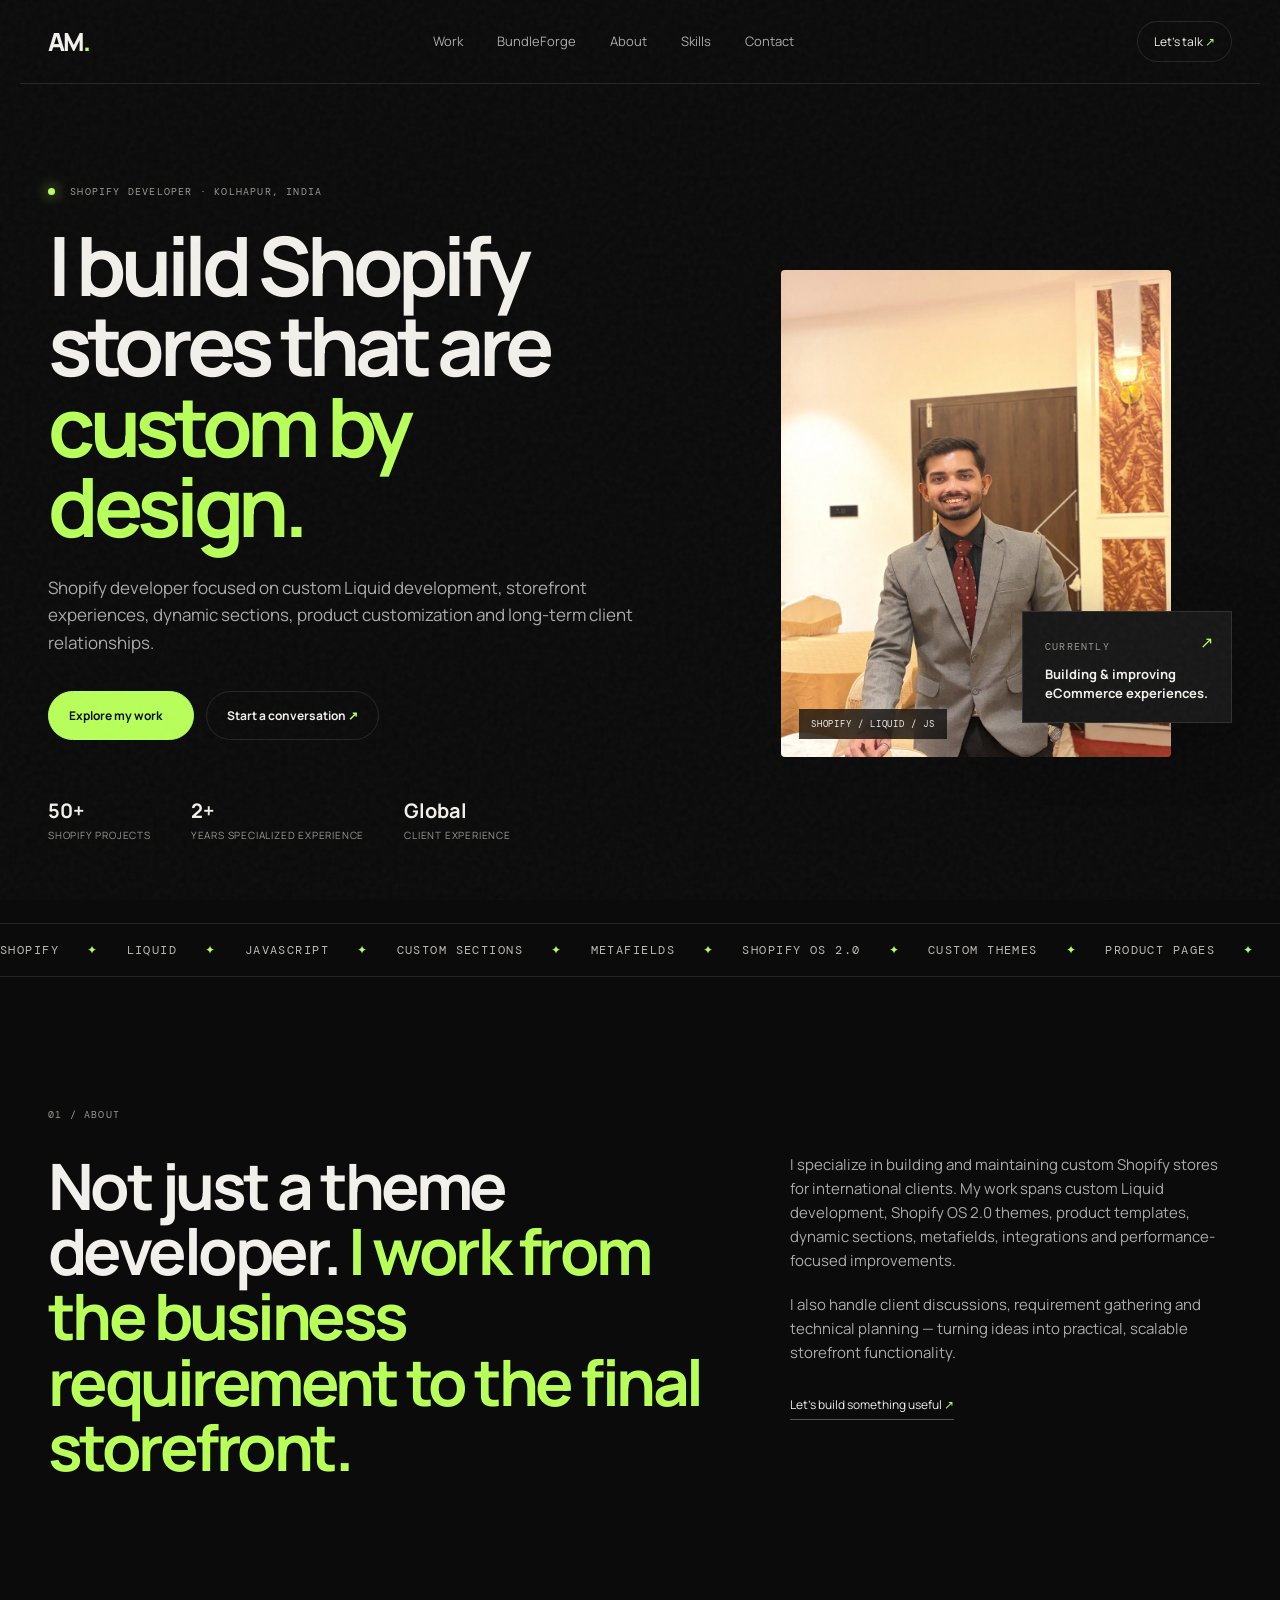
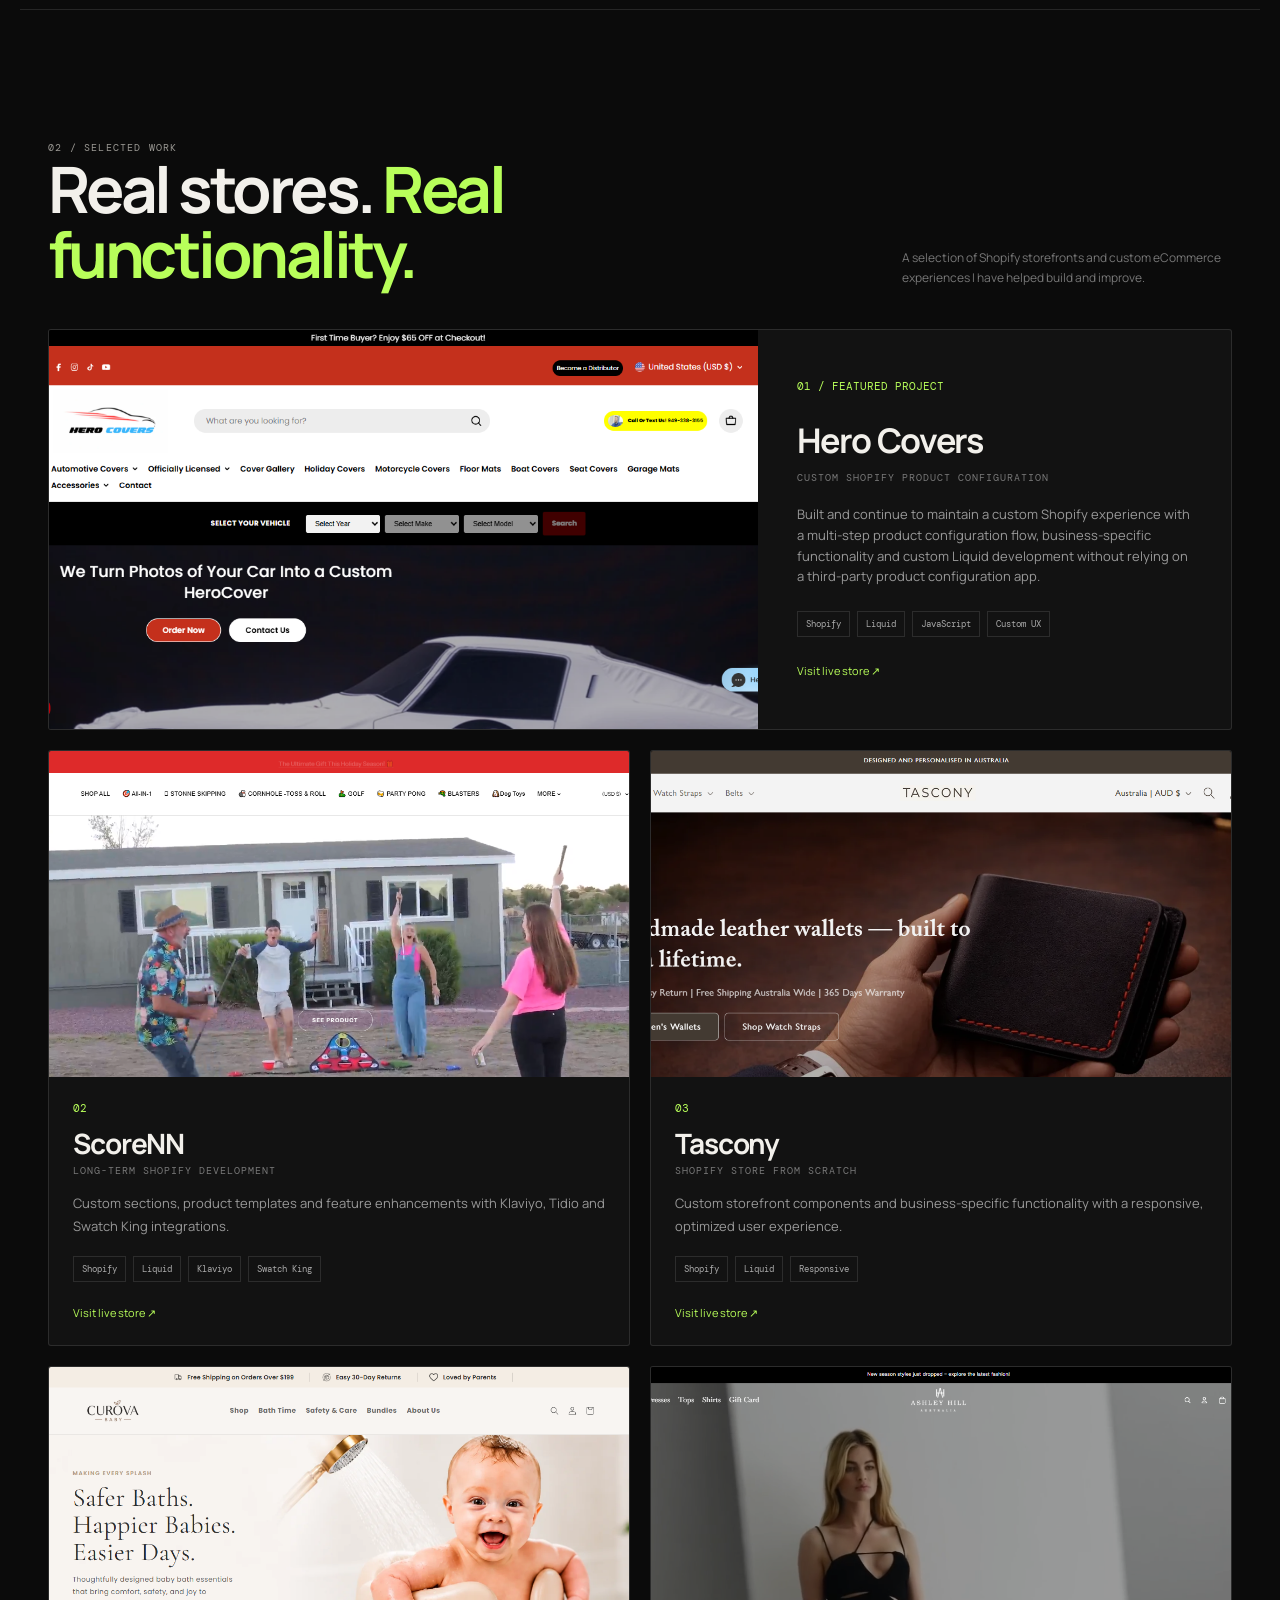
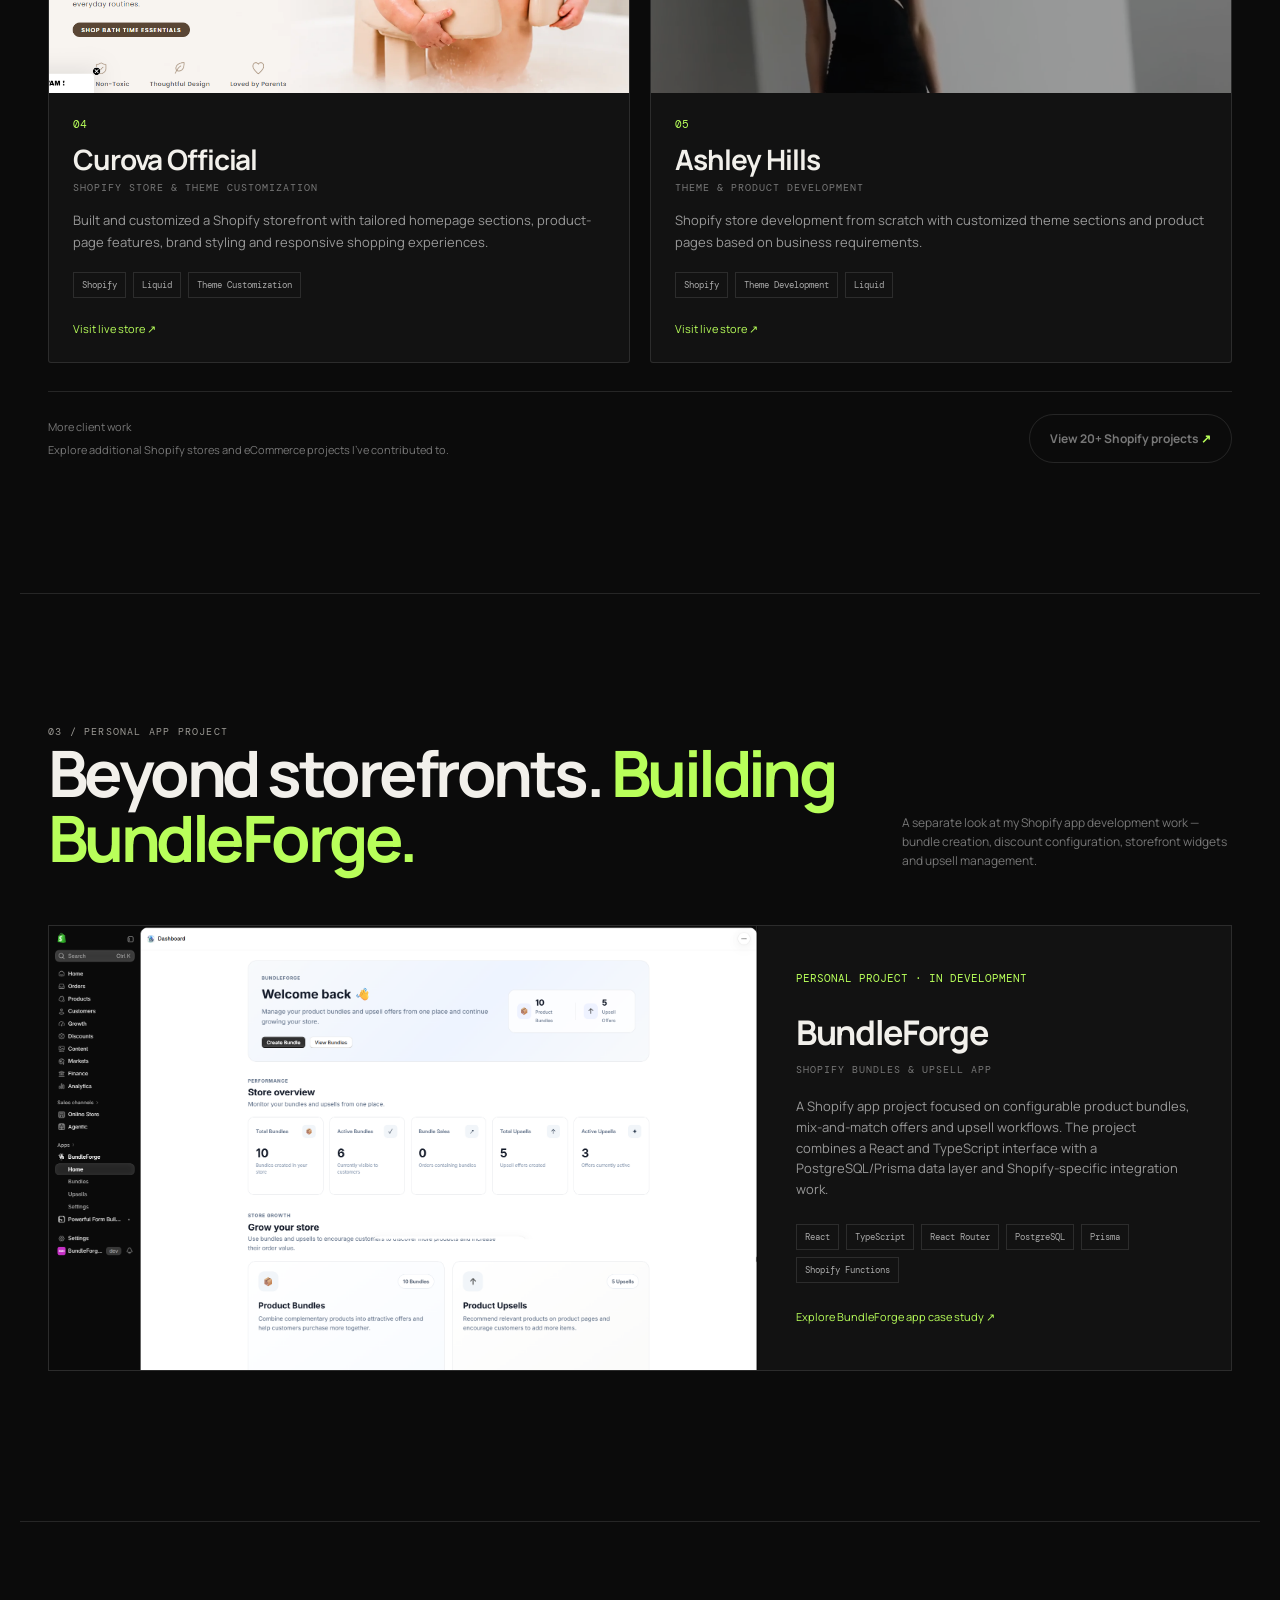
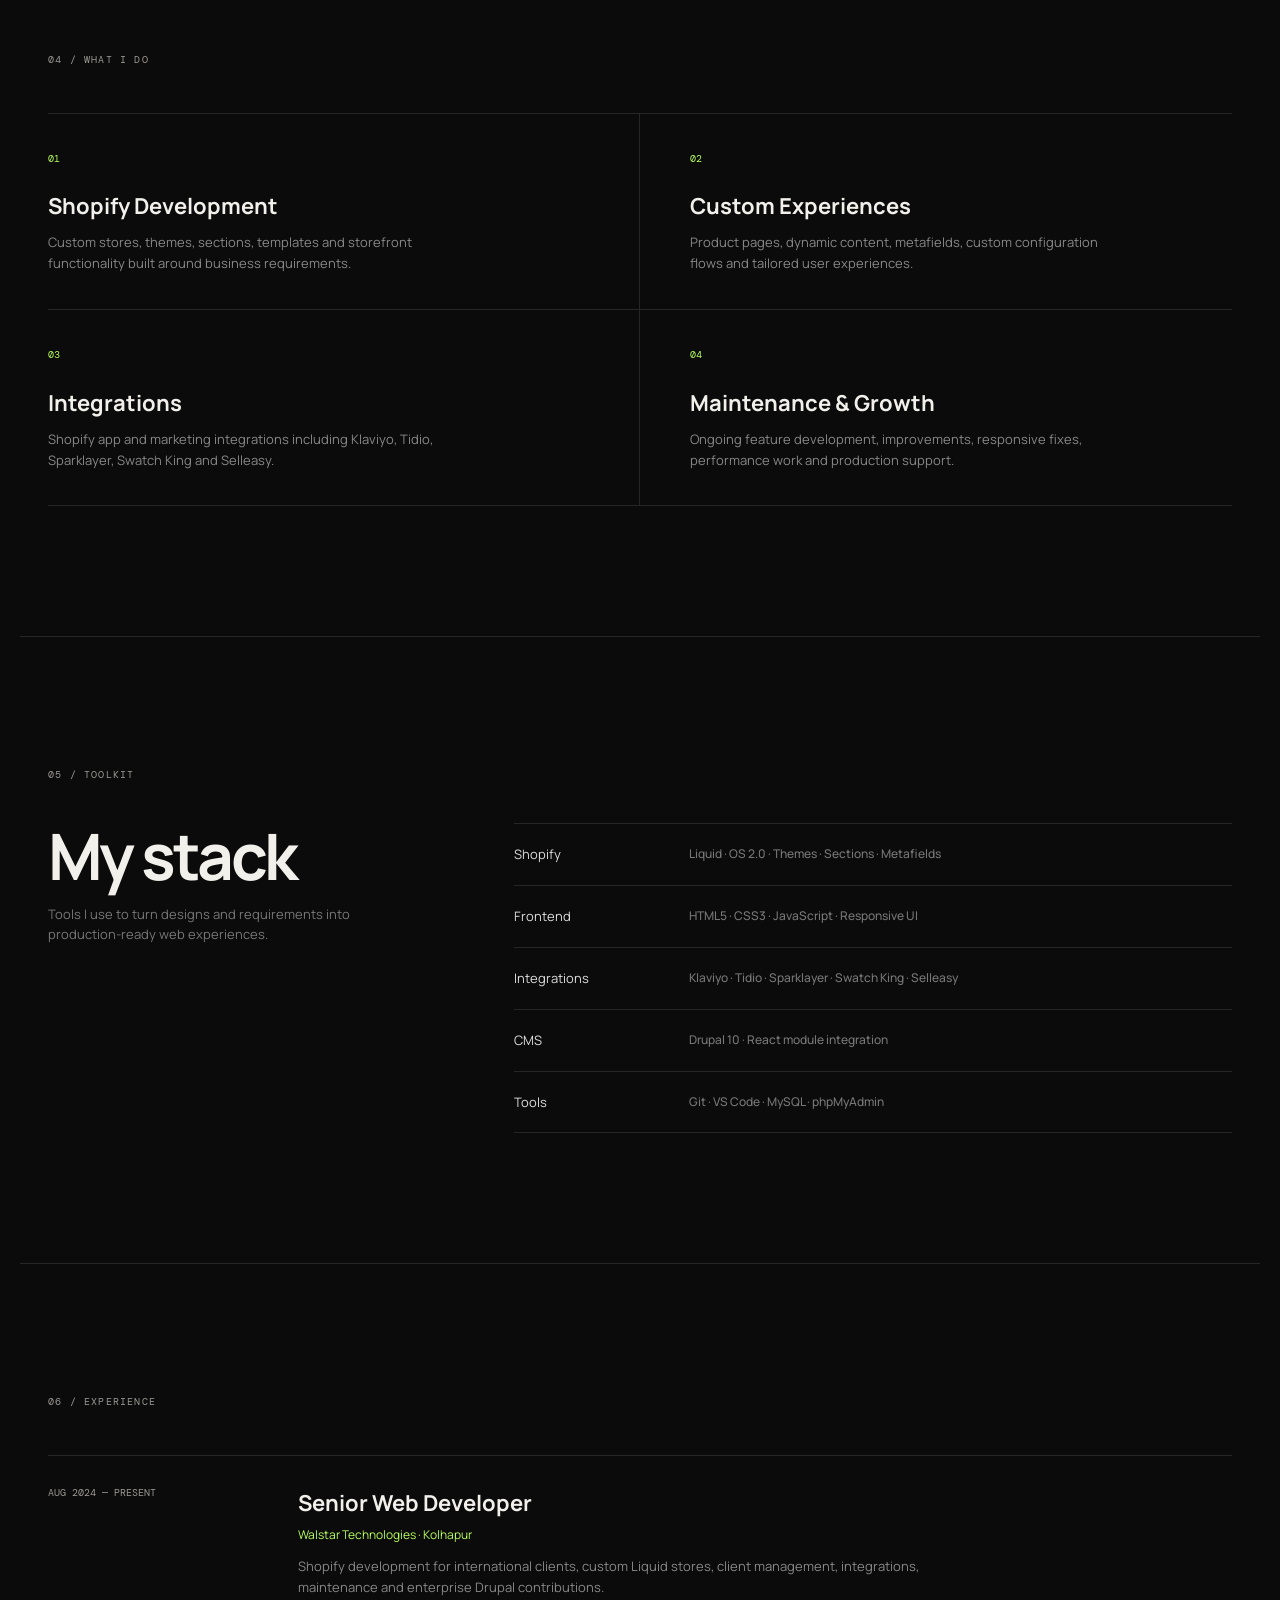
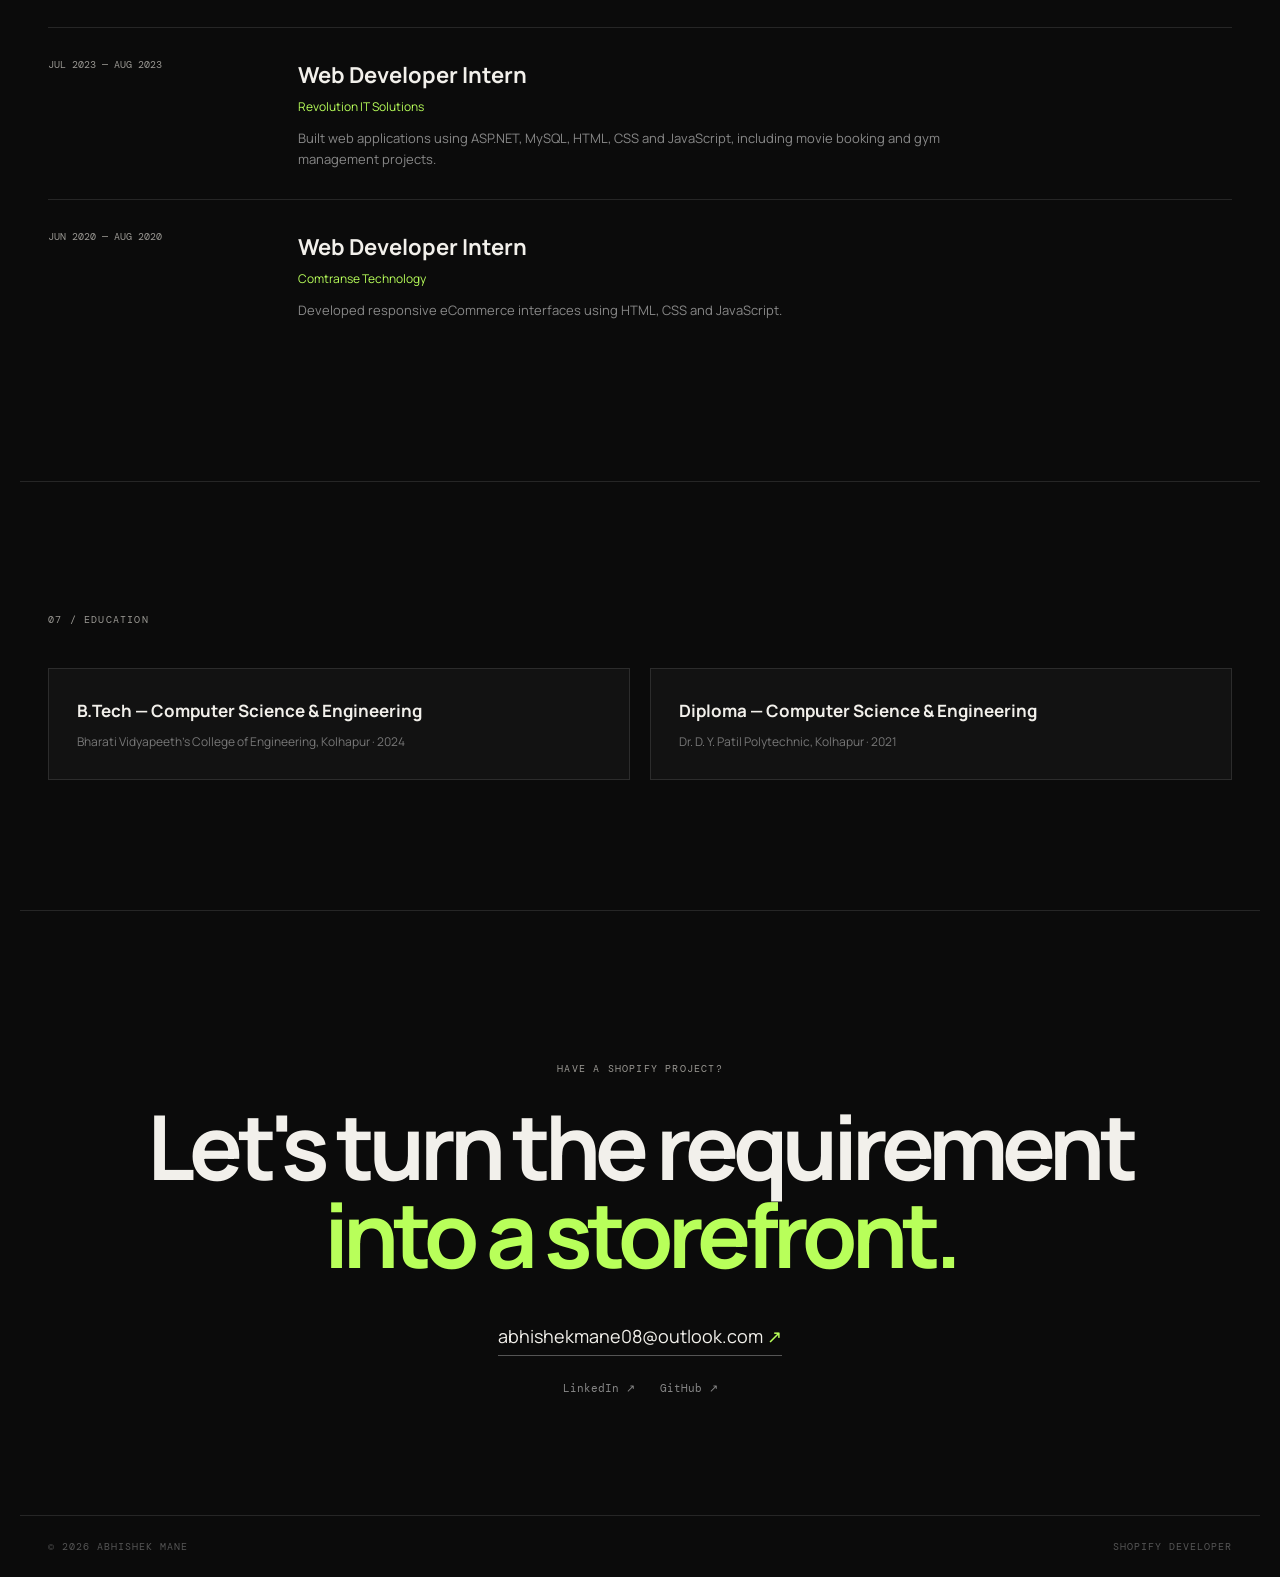
<file: index.html>
<!DOCTYPE html>
<html lang="en">
<head>
  <meta charset="UTF-8" />
  <meta name="viewport" content="width=device-width, initial-scale=1.0" />
  <meta name="description" content="Abhishek Mane — Shopify Developer building custom Shopify stores, themes, sections and eCommerce experiences." />
  <title>Abhishek Mane — Shopify Developer</title>
  <link rel="preconnect" href="https://fonts.googleapis.com">
  <link rel="preconnect" href="https://fonts.gstatic.com" crossorigin>
  <link href="https://fonts.googleapis.com/css2?family=DM+Mono:wght@400;500&family=Manrope:wght@400;500;600;700;800&display=swap" rel="stylesheet">
  <link rel="stylesheet" href="styles.css" />
</head>
<body>
  <div class="noise"></div>

  <header class="site-header">
    <a class="brand" href="#top">AM<span>.</span></a>
    <nav class="nav">
      <a href="#work">Work</a>
      <a href="bundleforge.html">BundleForge</a>
      <a href="#about">About</a>
      <a href="#skills">Skills</a>
      <a href="#contact">Contact</a>
    </nav>
    <a class="header-cta" href="mailto:abhishekmane08@outlook.com" target="_blank">Let's talk <span>↗</span></a>
  </header>

  <main id="top">
    <section class="hero">
      <div class="hero-copy">
        <p class="eyebrow"><span class="status-dot"></span> Shopify Developer · Kolhapur, India</p>
        <h1>I build Shopify stores that are <em>custom by design.</em></h1>
        <p class="hero-text">
          Shopify developer focused on custom Liquid development, storefront experiences,
          dynamic sections, product customization and long-term client relationships.
        </p>
        <div class="hero-actions">
          <a class="btn btn-primary" href="#work">Explore my work <span>↓</span></a>
          <a class="btn btn-ghost" href="mailto:abhishekmane08@outlook.com">Start a conversation <span>↗</span></a>
        </div>
        <div class="hero-meta">
          <div><strong>50+</strong><span>Shopify projects</span></div>
          <div><strong>2+</strong><span>years specialized experience</span></div>
          <div><strong>Global</strong><span>client experience</span></div>
        </div>
      </div>

      <div class="hero-visual">
        <div class="portrait-frame">
          <img src="assets/images/profile.jpg" alt="Abhishek Mane" />
          <div class="portrait-tag">SHOPIFY / LIQUID / JS</div>
        </div>
        <div class="floating-card">
          <span class="mini-label">Currently</span>
          <strong>Building & improving<br>eCommerce experiences.</strong>
          <span class="arrow">↗</span>
        </div>
      </div>
    </section>

    <section class="marquee" aria-label="Skills">
      <div class="marquee-track">
        <span>SHOPIFY</span><i>✦</i>
        <span>LIQUID</span><i>✦</i>
        <span>JAVASCRIPT</span><i>✦</i>  
        <span>CUSTOM SECTIONS</span><i>✦</i>
        <span>METAFIELDS</span><i>✦</i>
        <span>SHOPIFY OS 2.0</span><i>✦</i>
        <span>CUSTOM THEMES</span><i>✦</i>
        <span>PRODUCT PAGES</span><i>✦</i>
        <span>DYNAMIC CONTENT</span><i>✦</i>
        <span>ECOMMERCE</span><i>✦</i>
        <span>APP INTEGRATIONS</span><i>✦</i>
        <span>KLAVIYO</span><i>✦</i>
        <span>TIDIO</span><i>✦</i>
        <span>SWATCH KING</span><i>✦</i>
        <span>SPARKLAYER</span><i>✦</i>
        <span>SELLEASY</span><i>✦</i>
        <span>RESPONSIVE DEVELOPMENT</span><i>✦</i>
        <span>PERFORMANCE OPTIMIZATION</span><i>✦</i>
        <span>CUSTOM FUNCTIONALITY</span><i>✦</i>
        <span>CLIENT COLLABORATION</span><i>✦</i>
        <span>REACT</span><i>✦</i>
        <span>HTML & CSS</span><i>✦</i>
        <span>GIT</span><i>✦</i>
        <span>SHOPIFY</span><i>✦</i>
        <span>LIQUID</span><i>✦</i>
        <span>JAVASCRIPT</span><i>✦</i>  
        <span>CUSTOM SECTIONS</span><i>✦</i>
        <span>METAFIELDS</span><i>✦</i>
        <span>SHOPIFY OS 2.0</span><i>✦</i>
        <span>CUSTOM THEMES</span><i>✦</i>
        <span>PRODUCT PAGES</span><i>✦</i>
        <span>DYNAMIC CONTENT</span><i>✦</i>
        <span>ECOMMERCE</span><i>✦</i>
        <span>APP INTEGRATIONS</span><i>✦</i>
        <span>KLAVIYO</span><i>✦</i>
        <span>TIDIO</span><i>✦</i>
        <span>SWATCH KING</span><i>✦</i>
        <span>SPARKLAYER</span><i>✦</i>
        <span>SELLEASY</span><i>✦</i>
        <span>RESPONSIVE DEVELOPMENT</span><i>✦</i>
        <span>PERFORMANCE OPTIMIZATION</span><i>✦</i>
        <span>CUSTOM FUNCTIONALITY</span><i>✦</i>
        <span>CLIENT COLLABORATION</span><i>✦</i>
        <span>REACT</span><i>✦</i>
        <span>HTML & CSS</span><i>✦</i>
        <span>GIT</span><i>✦</i>
        <span>SHOPIFY</span><i>✦</i>
        <span>LIQUID</span><i>✦</i>
        <span>JAVASCRIPT</span><i>✦</i>  
        <span>CUSTOM SECTIONS</span><i>✦</i>
        <span>METAFIELDS</span><i>✦</i>
        <span>SHOPIFY OS 2.0</span><i>✦</i>
        <span>CUSTOM THEMES</span><i>✦</i>
        <span>PRODUCT PAGES</span><i>✦</i>
        <span>DYNAMIC CONTENT</span><i>✦</i>
        <span>ECOMMERCE</span><i>✦</i>
        <span>APP INTEGRATIONS</span><i>✦</i>
        <span>KLAVIYO</span><i>✦</i>
        <span>TIDIO</span><i>✦</i>
        <span>SWATCH KING</span><i>✦</i>
        <span>SPARKLAYER</span><i>✦</i>
        <span>SELLEASY</span><i>✦</i>
        <span>RESPONSIVE DEVELOPMENT</span><i>✦</i>
        <span>PERFORMANCE OPTIMIZATION</span><i>✦</i>
        <span>CUSTOM FUNCTIONALITY</span><i>✦</i>
        <span>CLIENT COLLABORATION</span><i>✦</i>
        <span>REACT</span><i>✦</i>
        <span>HTML & CSS</span><i>✦</i>
        <span>GIT</span><i>✦</i>
      </div>
    </section>

    <section class="section intro" id="about">
      <div class="section-kicker">01 / About</div>
      <div class="intro-grid">
        <h2>Not just a theme developer. <span>I work from the business requirement to the final storefront.</span></h2>
        <div class="intro-copy">
          <p>
            I specialize in building and maintaining custom Shopify stores for international clients.
            My work spans custom Liquid development, Shopify OS 2.0 themes, product templates,
            dynamic sections, metafields, integrations and performance-focused improvements.
          </p>
          <p>
            I also handle client discussions, requirement gathering and technical planning — turning
            ideas into practical, scalable storefront functionality.
          </p>
          <a class="text-link" href="#contact">Let's build something useful <span>↗</span></a>
        </div>
      </div>
    </section>

    <section class="section work-section" id="work">
      <div class="section-heading">
        <div>
          <div class="section-kicker">02 / Selected work</div>
          <h2>Real stores. <span>Real functionality.</span></h2>
        </div>
        <p>A selection of Shopify storefronts and custom eCommerce experiences I have helped build and improve.</p>
      </div>

      <!-- Featured project: full-width editorial card -->
      <article class="project project-featured">
        <a class="project-media project-preview" href="https://www.herocovers.com/" target="_blank" rel="noopener" aria-label="Visit Hero Covers">
          <img src="assets/images/hero-covers-desktop.png" alt="Hero Covers website homepage screenshot">
        </a>
        <div class="project-info">
          <div class="project-number">01 / FEATURED PROJECT</div>
          <h3>Hero Covers</h3>
          <p class="project-type">Custom Shopify Product Configuration</p>
          <p>Built and continue to maintain a custom Shopify experience with a multi-step product configuration flow, business-specific functionality and custom Liquid development without relying on a third-party product configuration app.</p>
          <div class="chips"><span>Shopify</span><span>Liquid</span><span>JavaScript</span><span>Custom UX</span></div>
          <a class="project-link" href="https://www.herocovers.com/" target="_blank" rel="noopener">Visit live store ↗</a>
        </div>
      </article>

      <!-- Supporting projects: every card has one media region and one content region -->
      <div class="project-grid">
        <article class="project project-card">
          <a class="project-media project-preview" href="https://scorenn.com/" target="_blank" rel="noopener" aria-label="Visit ScoreNN">
            <img src="assets/images/scorenn-desktop.png" alt="ScoreNN website homepage screenshot">
          </a>
          <div class="project-info">
            <div class="project-number">02</div>
            <h3>ScoreNN</h3>
            <p class="project-type">Long-term Shopify Development</p>
            <p>Custom sections, product templates and feature enhancements with Klaviyo, Tidio and Swatch King integrations.</p>
            <div class="chips"><span>Shopify</span><span>Liquid</span><span>Klaviyo</span><span>Swatch King</span></div>
            <a class="project-link" href="https://scorenn.com/" target="_blank" rel="noopener">Visit live store ↗</a>
          </div>
        </article>

        <article class="project project-card">
          <a class="project-media project-preview" href="https://tascony.com/" target="_blank" rel="noopener" aria-label="Visit Tascony">
            <img src="assets/images/tascony-desktop.png" alt="Tascony website homepage screenshot">
          </a>
          <div class="project-info">
            <div class="project-number">03</div>
            <h3>Tascony</h3>
            <p class="project-type">Shopify Store From Scratch</p>
            <p>Custom storefront components and business-specific functionality with a responsive, optimized user experience.</p>
            <div class="chips"><span>Shopify</span><span>Liquid</span><span>Responsive</span></div>
            <a class="project-link" href="https://tascony.com/" target="_blank" rel="noopener">Visit live store ↗</a>
          </div>
        </article>

        <article class="project project-card">
          <a class="project-media project-preview" href="https://curovaofficial.com/" target="_blank" rel="noopener" aria-label="Visit Curova Official">
            <img src="assets/images/curova-desktop.png" alt="Curova Official website homepage screenshot">
          </a>
          <div class="project-info">
            <div class="project-number">04</div>
            <h3>Curova Official</h3>
            <p class="project-type">Shopify Store &amp; Theme Customization</p>
            <p>Built and customized a Shopify storefront with tailored homepage sections, product-page features, brand styling and responsive shopping experiences.</p>
            <div class="chips"><span>Shopify</span><span>Liquid</span><span>Theme Customization</span></div>
            <a class="project-link" href="https://curovaofficial.com/" target="_blank" rel="noopener">Visit live store ↗</a>
          </div>
        </article>

        <article class="project project-card">
          <a class="project-media project-preview" href="https://ashleyhills.com/" target="_blank" rel="noopener" aria-label="Visit Ashley Hills">
            <img src="assets/images/ashleyhills-desktop.png" alt="Ashley Hills Shopify store screenshot">
          </a>
          <div class="project-info">
            <div class="project-number">05</div>
            <h3>Ashley Hills</h3>
            <p class="project-type">Theme &amp; Product Development</p>
            <p>Shopify store development from scratch with customized theme sections and product pages based on business requirements.</p>
            <div class="chips"><span>Shopify</span><span>Theme Development</span><span>Liquid</span></div>
            <a class="project-link" href="https://ashleyhills.com/" target="_blank" rel="noopener">Visit live store ↗</a>
          </div>
        </article>
      </div>

      <div class="more-work">
        <div>
          <span>More client work</span>
          <p>Explore additional Shopify stores and eCommerce projects I’ve contributed to.</p>
        </div>
        <a class="btn btn-ghost" href="projects.html">View 20+ Shopify projects <span>↗</span></a>
      </div>
    </section>

    <section class="section bundleforge-section" id="bundleforge">
      <div class="section-heading">
        <div>
          <div class="section-kicker">03 / Personal app project</div>
          <h2>Beyond storefronts. <span>Building BundleForge.</span></h2>
        </div>
        <p>A separate look at my Shopify app development work — bundle creation, discount configuration, storefront widgets and upsell management.</p>
      </div>
      <article class="project project-featured bundleforge-featured">
        <a class="project-media project-preview bundleforge-real-preview" href="bundleforge.html" aria-label="Explore BundleForge app case study">
          <img src="assets/images/bundleforge/Dashboard.png" alt="Actual BundleForge app dashboard screenshot">
          <span class="bf-preview-caption">BUNDLEFORGE APP · IN DEVELOPMENT</span>
        </a>
        <div class="project-info">
          <div class="project-number">PERSONAL PROJECT · IN DEVELOPMENT</div>
          <h3>BundleForge</h3>
          <p class="project-type">Shopify Bundles &amp; Upsell App</p>
          <p>A Shopify app project focused on configurable product bundles, mix-and-match offers and upsell workflows. The project combines a React and TypeScript interface with a PostgreSQL/Prisma data layer and Shopify-specific integration work.</p>
          <div class="chips"><span>React</span><span>TypeScript</span><span>React Router</span><span>PostgreSQL</span><span>Prisma</span><span>Shopify Functions</span></div>
          <a class="project-link" href="bundleforge.html">Explore BundleForge app case study ↗</a>
        </div>
      </article>
    </section>

<section class="section services">
      <div class="section-kicker">04 / What I do</div>
      <div class="services-grid">
        <div class="service"><span>01</span><h3>Shopify Development</h3><p>Custom stores, themes, sections, templates and storefront functionality built around business requirements.</p></div>
        <div class="service"><span>02</span><h3>Custom Experiences</h3><p>Product pages, dynamic content, metafields, custom configuration flows and tailored user experiences.</p></div>
        <div class="service"><span>03</span><h3>Integrations</h3><p>Shopify app and marketing integrations including Klaviyo, Tidio, Sparklayer, Swatch King and Selleasy.</p></div>
        <div class="service"><span>04</span><h3>Maintenance & Growth</h3><p>Ongoing feature development, improvements, responsive fixes, performance work and production support.</p></div>
      </div>
    </section>

    <section class="section skills-section" id="skills">
      <div class="section-kicker">05 / Toolkit</div>
      <div class="skills-grid">
        <div>
          <h2>My stack</h2>
          <p>Tools I use to turn designs and requirements into production-ready web experiences.</p>
        </div>
        <div class="skill-list">
          <div><span>Shopify</span><b>Liquid · OS 2.0 · Themes · Sections · Metafields</b></div>
          <div><span>Frontend</span><b>HTML5 · CSS3 · JavaScript · Responsive UI</b></div>
          <div><span>Integrations</span><b>Klaviyo · Tidio · Sparklayer · Swatch King · Selleasy</b></div>
          <div><span>CMS</span><b>Drupal 10 · React module integration</b></div>
          <div><span>Tools</span><b>Git · VS Code · MySQL · phpMyAdmin</b></div>
        </div>
      </div>
    </section>

    <section class="section experience">
      <div class="section-kicker">06 / Experience</div>
      <div class="timeline">
        <div class="timeline-item">
          <div class="timeline-date">AUG 2024 — PRESENT</div>
          <div><h3>Senior Web Developer</h3><p class="company">Walstar Technologies · Kolhapur</p><p>Shopify development for international clients, custom Liquid stores, client management, integrations, maintenance and enterprise Drupal contributions.</p></div>
        </div>
        <div class="timeline-item">
          <div class="timeline-date">JUL 2023 — AUG 2023</div>
          <div><h3>Web Developer Intern</h3><p class="company">Revolution IT Solutions</p><p>Built web applications using ASP.NET, MySQL, HTML, CSS and JavaScript, including movie booking and gym management projects.</p></div>
        </div>
        <div class="timeline-item">
          <div class="timeline-date">JUN 2020 — AUG 2020</div>
          <div><h3>Web Developer Intern</h3><p class="company">Comtranse Technology</p><p>Developed responsive eCommerce interfaces using HTML, CSS and JavaScript.</p></div>
        </div>
      </div>
    </section>

    <section class="section education">
      <div class="section-kicker">07 / Education</div>
      <div class="education-grid">
        <div><h3>B.Tech — Computer Science & Engineering</h3><p>Bharati Vidyapeeth's College of Engineering, Kolhapur · 2024</p></div>
        <div><h3>Diploma — Computer Science & Engineering</h3><p>Dr. D. Y. Patil Polytechnic, Kolhapur · 2021</p></div>
      </div>
    </section>

    <section class="contact" id="contact">
      <p class="eyebrow">Have a Shopify project?</p>
      <h2>Let's turn the requirement<br><em>into a storefront.</em></h2>
      <a class="contact-email" href="mailto:abhishekmane08@outlook.com" target="_blank">abhishekmane08@outlook.com <span>↗</span></a>
      <div class="contact-links">
        <a href="https://www.linkedin.com/in/abhishek-mane-shopify/" target="_blank" rel="noopener">LinkedIn ↗</a>
        <a href="https://github.com/abhishek-mane-fr/" target="_blank" rel="noopener">GitHub ↗</a>
      </div>
    </section>
  </main>

  <footer>
    <span>© 2026 Abhishek Mane</span>
    <span>Shopify Developer</span>
  </footer>

  <script src="script.js"></script>
</body>
</html>
</file>
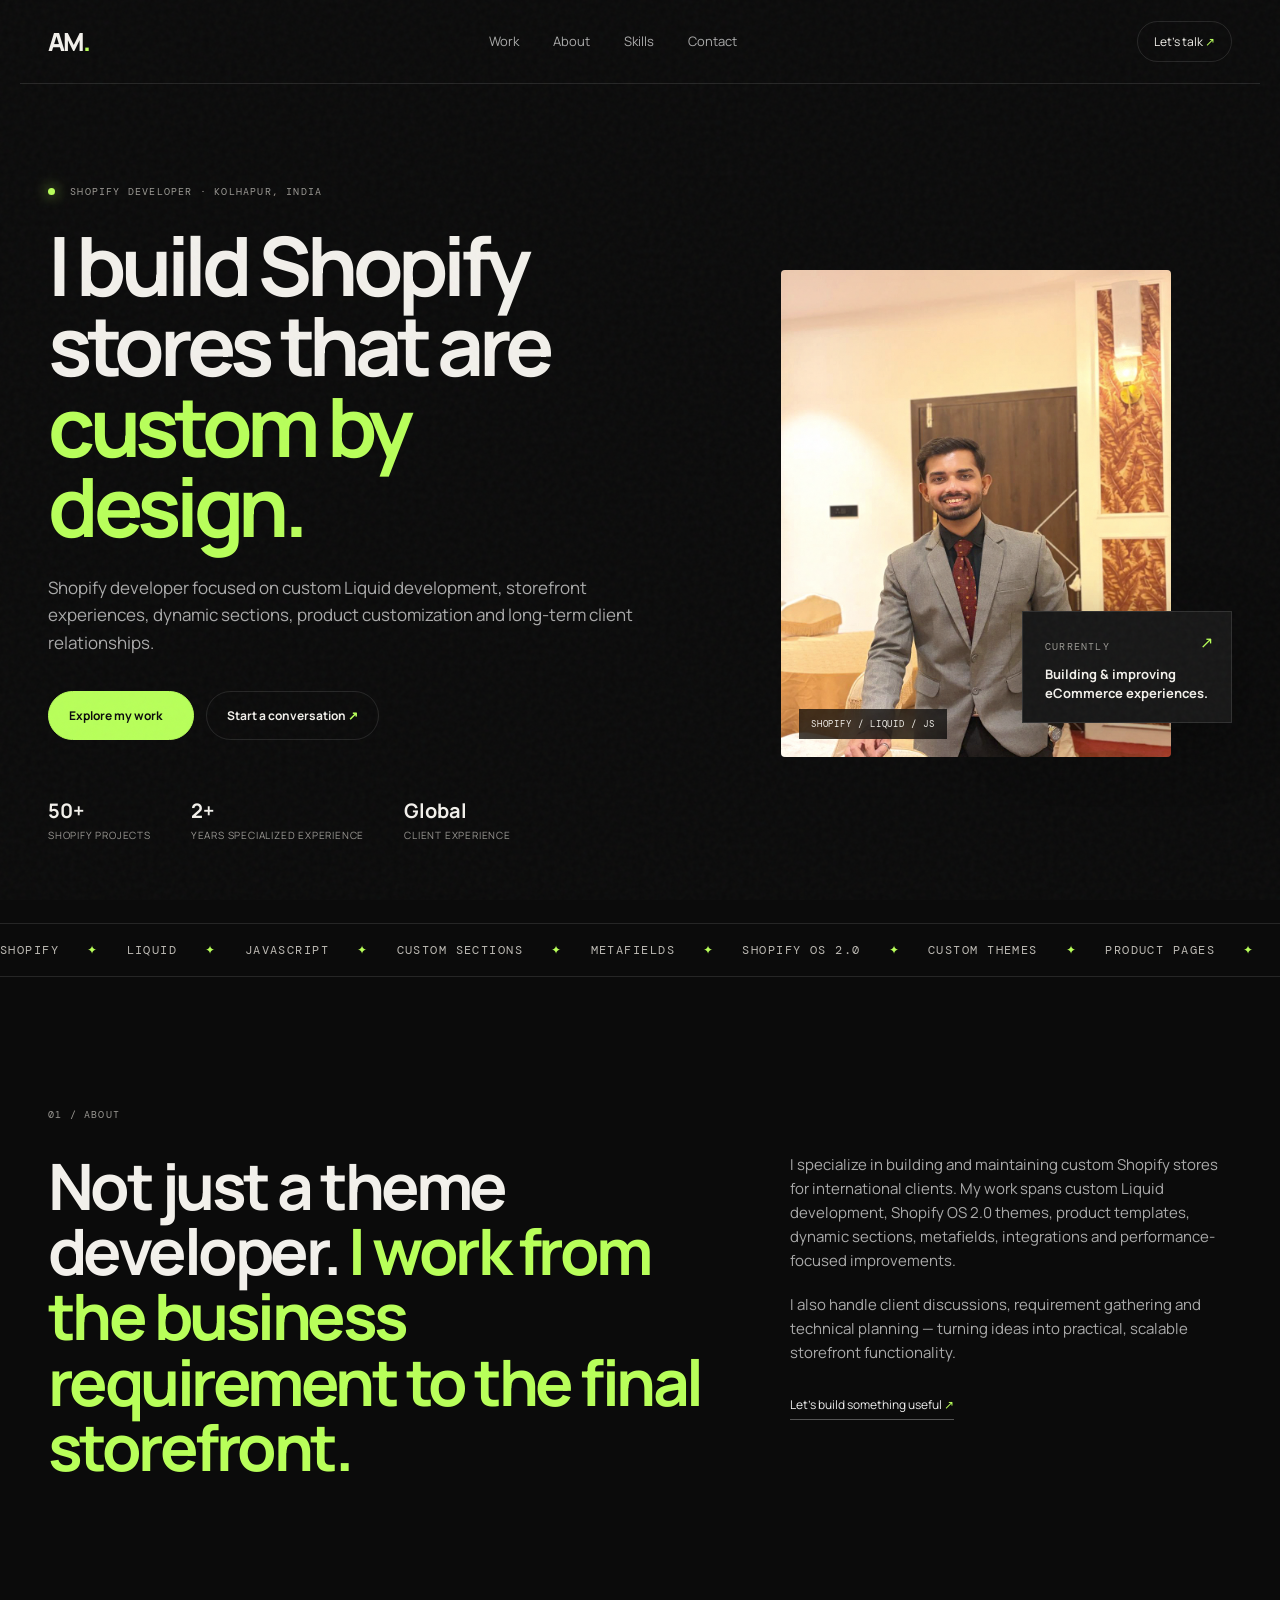
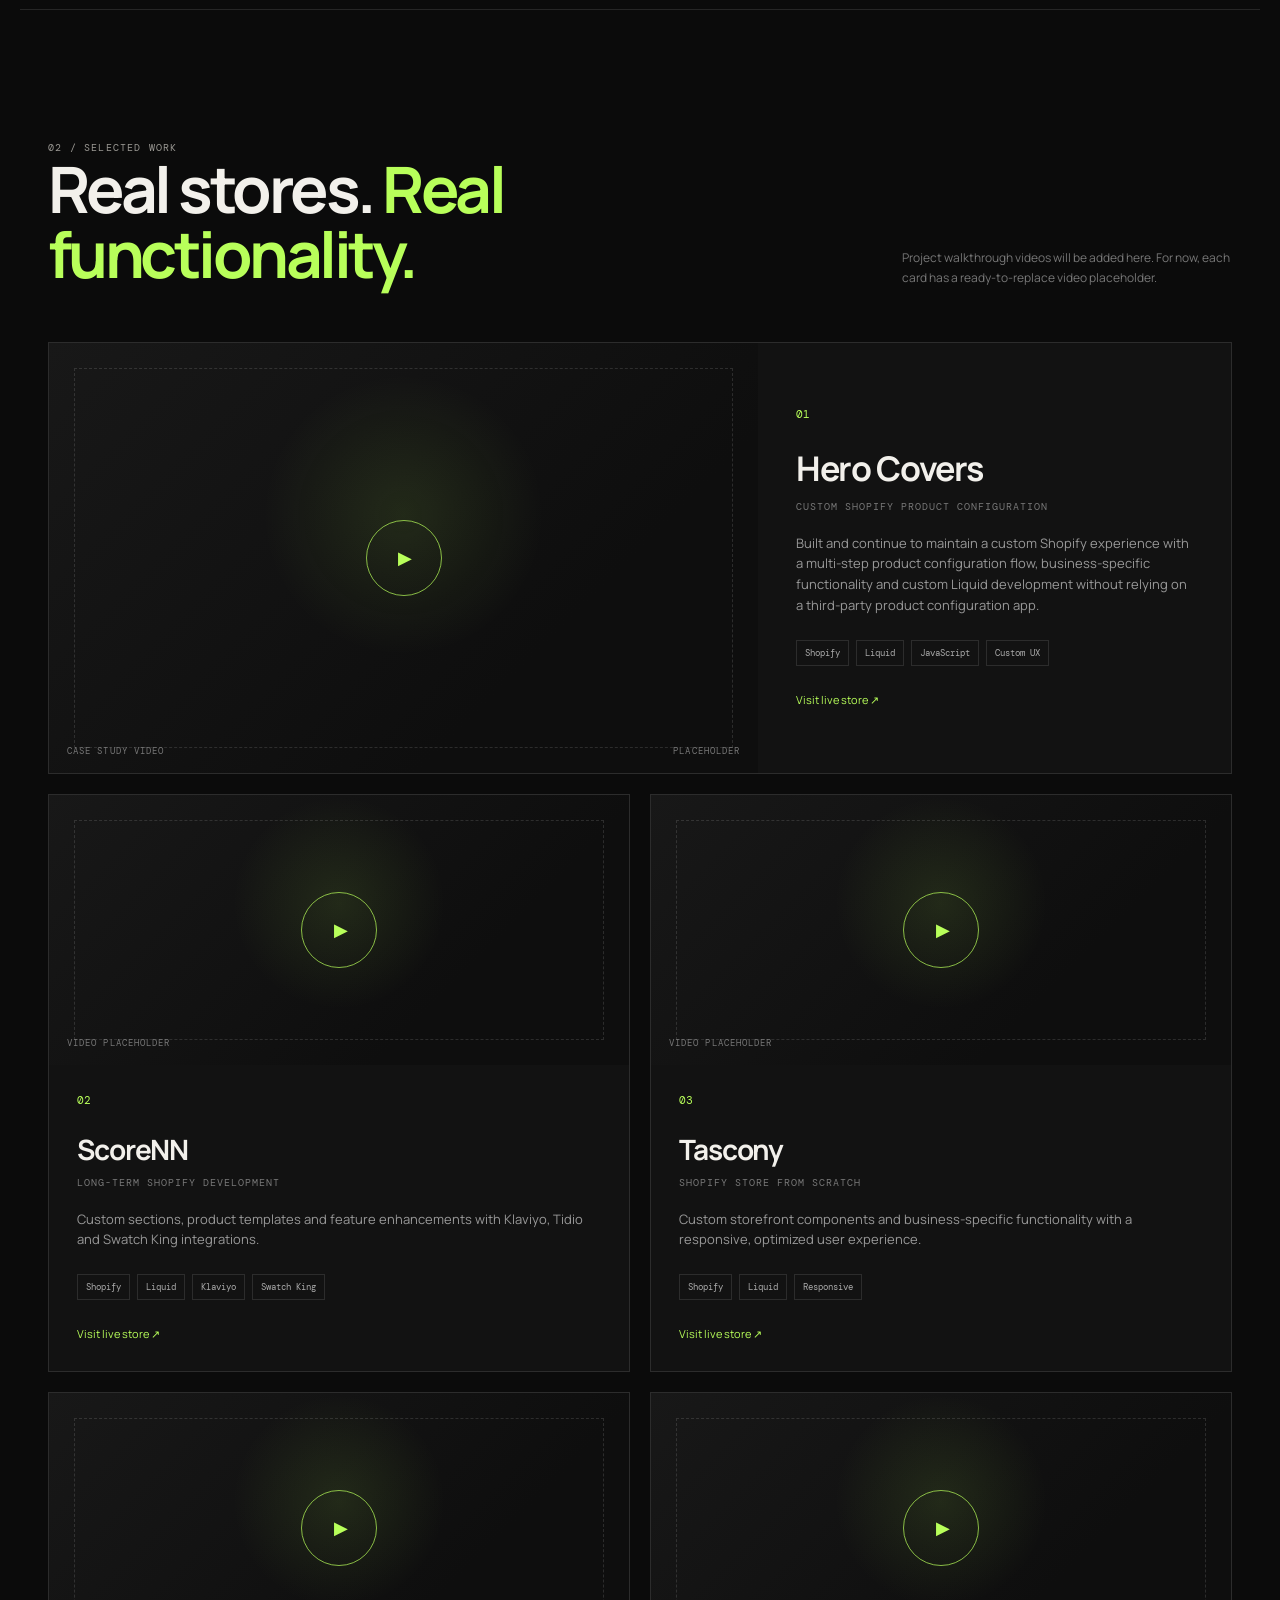
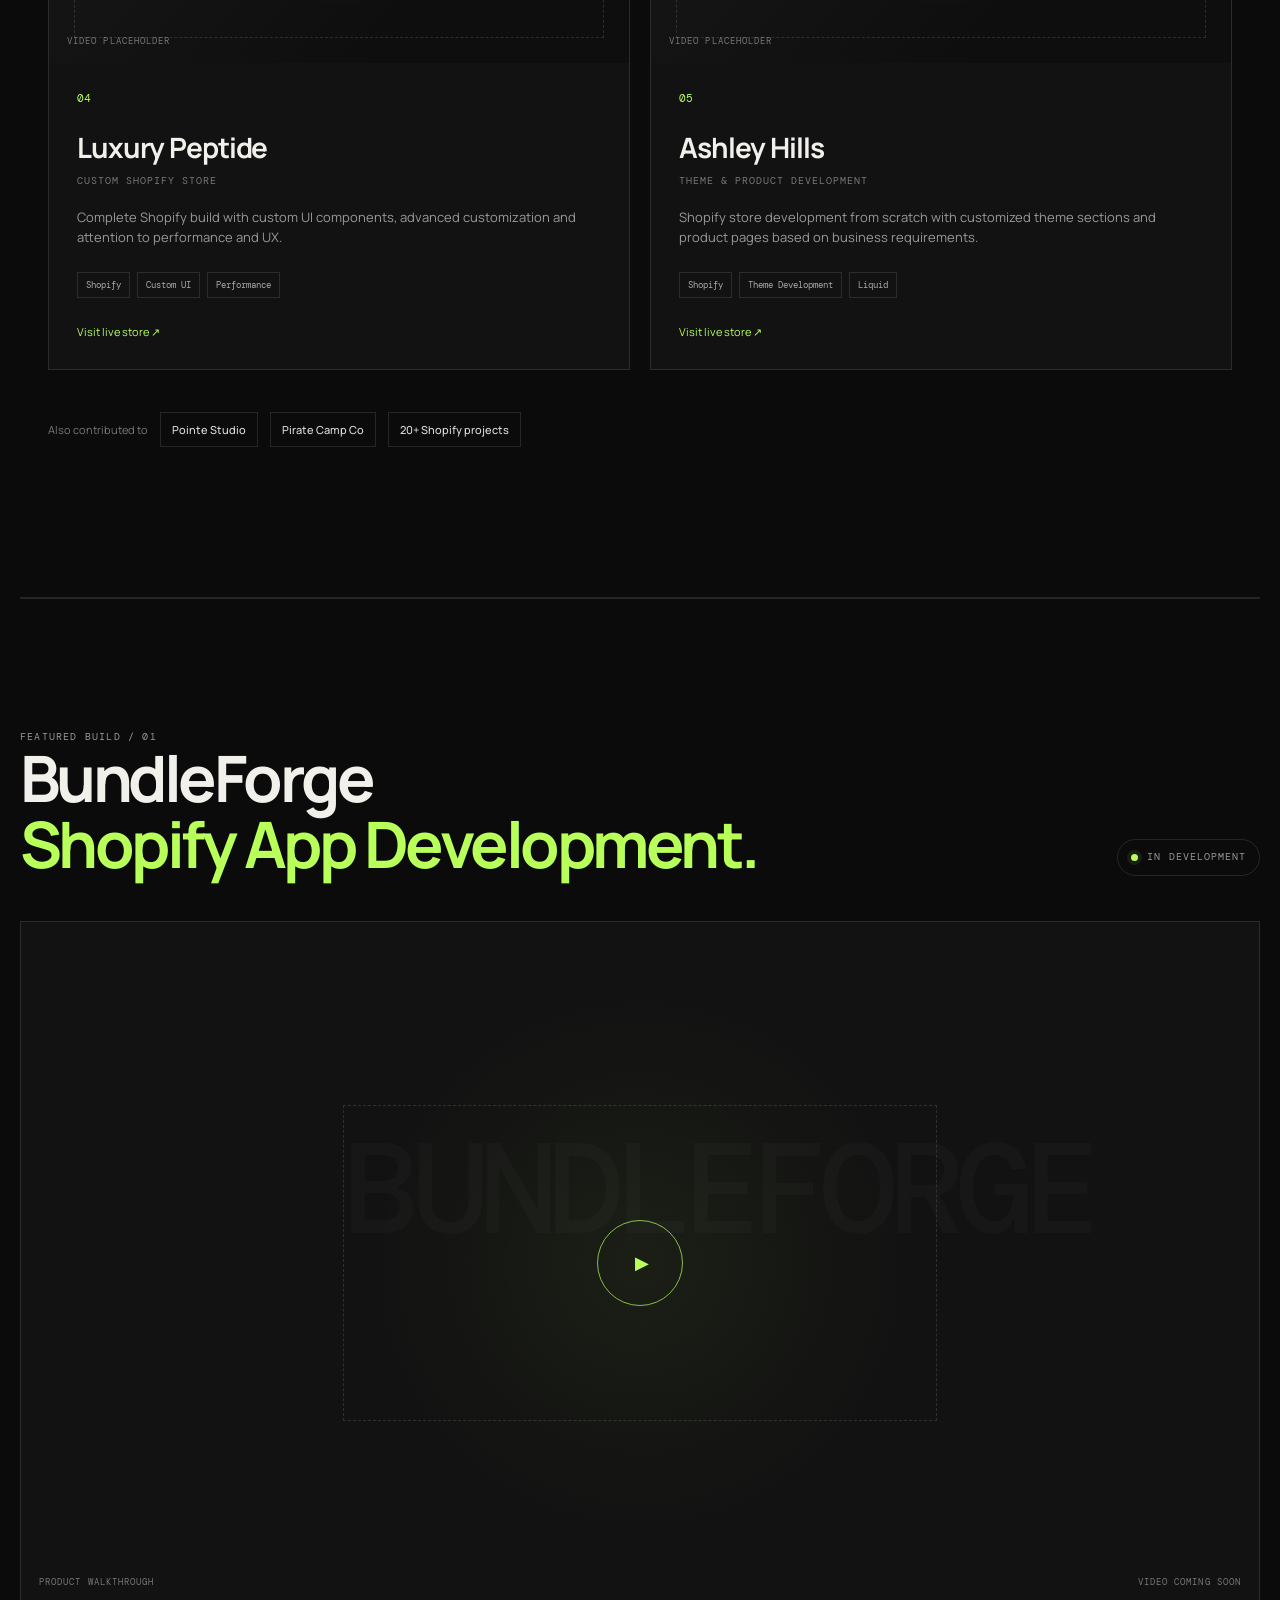
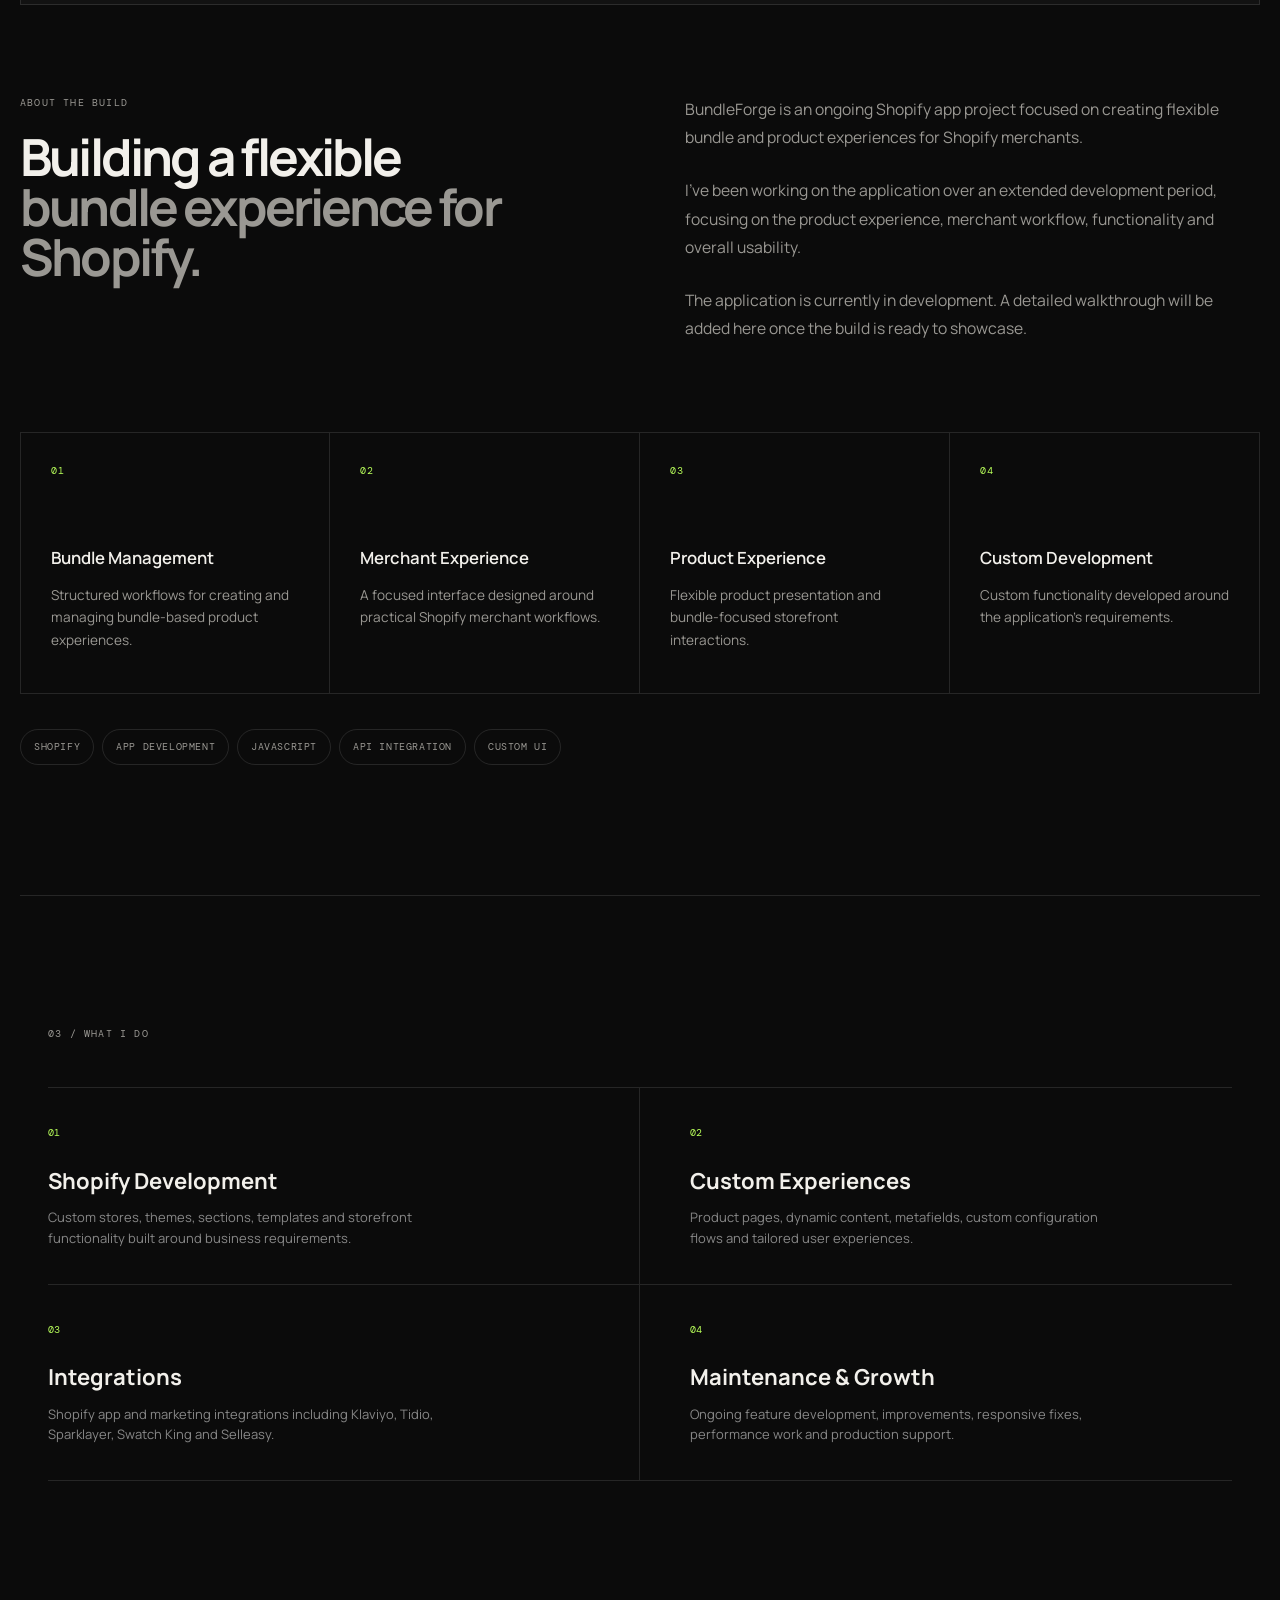
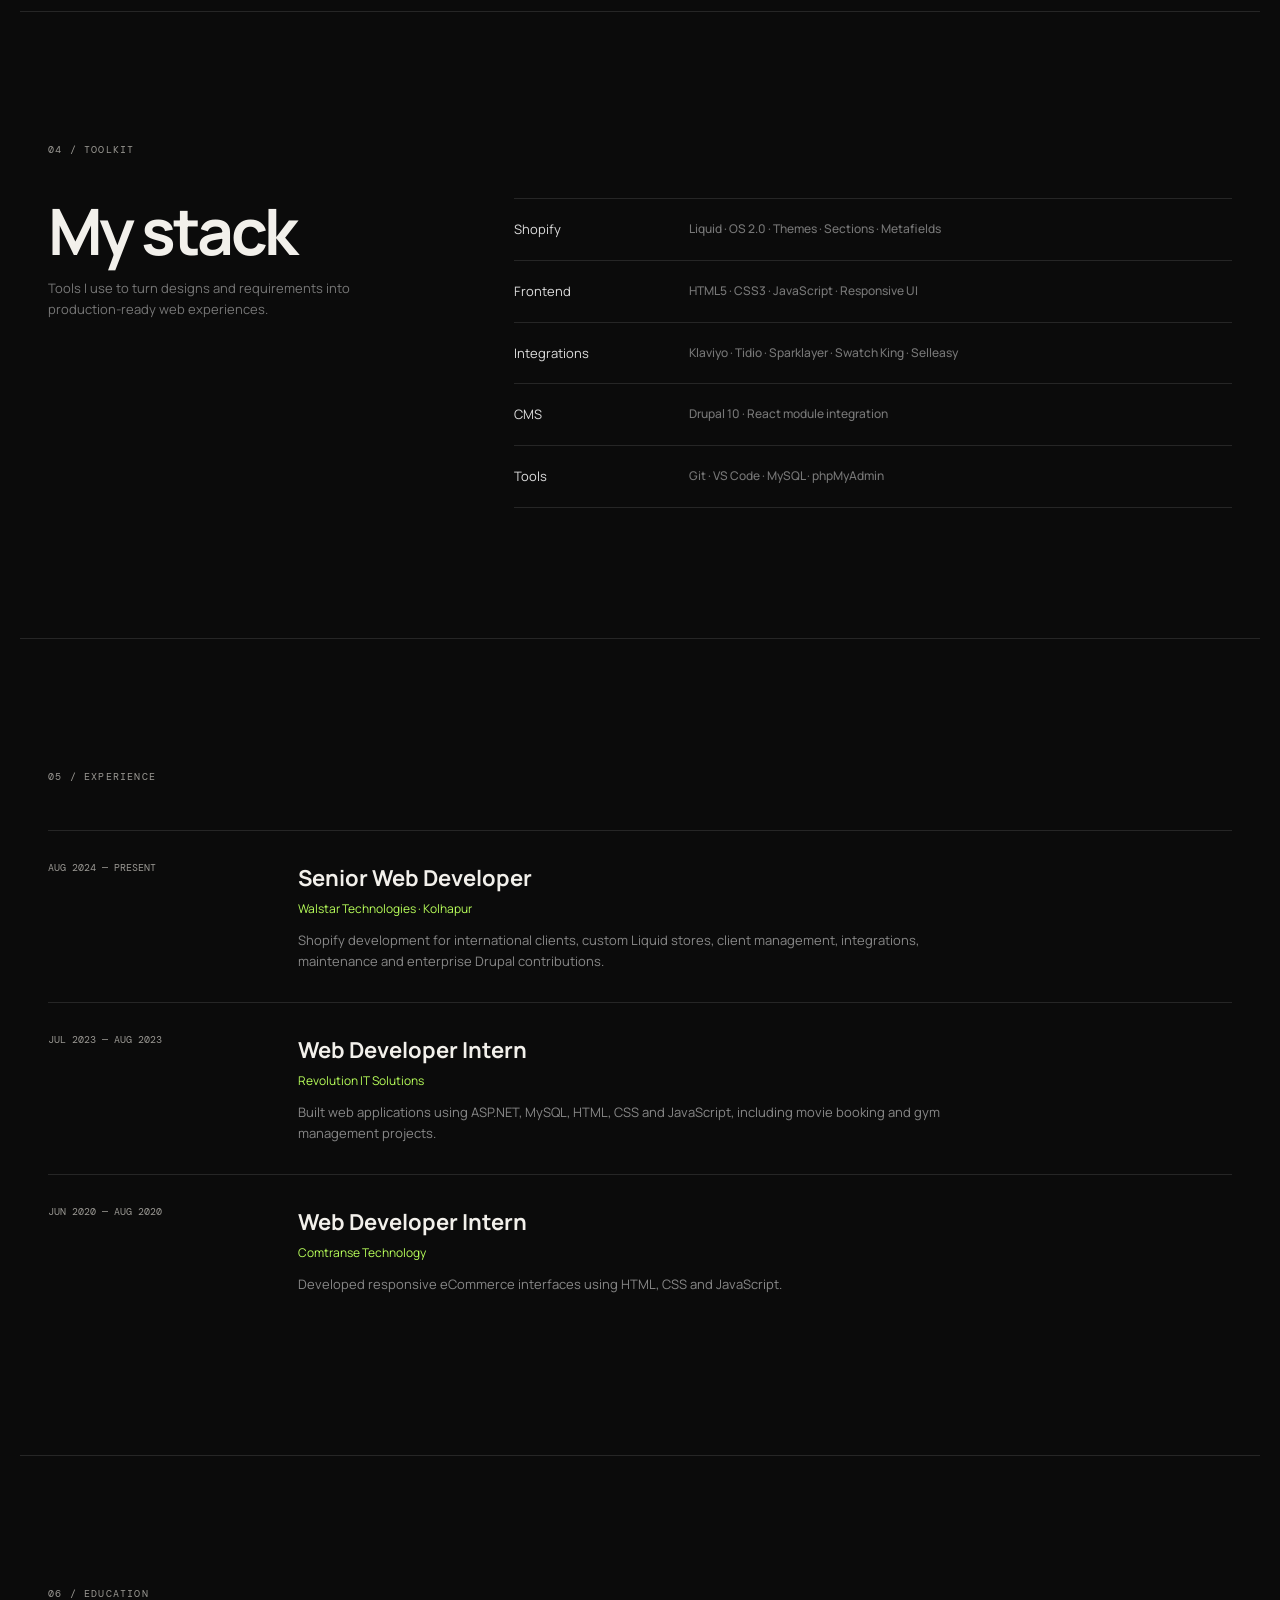
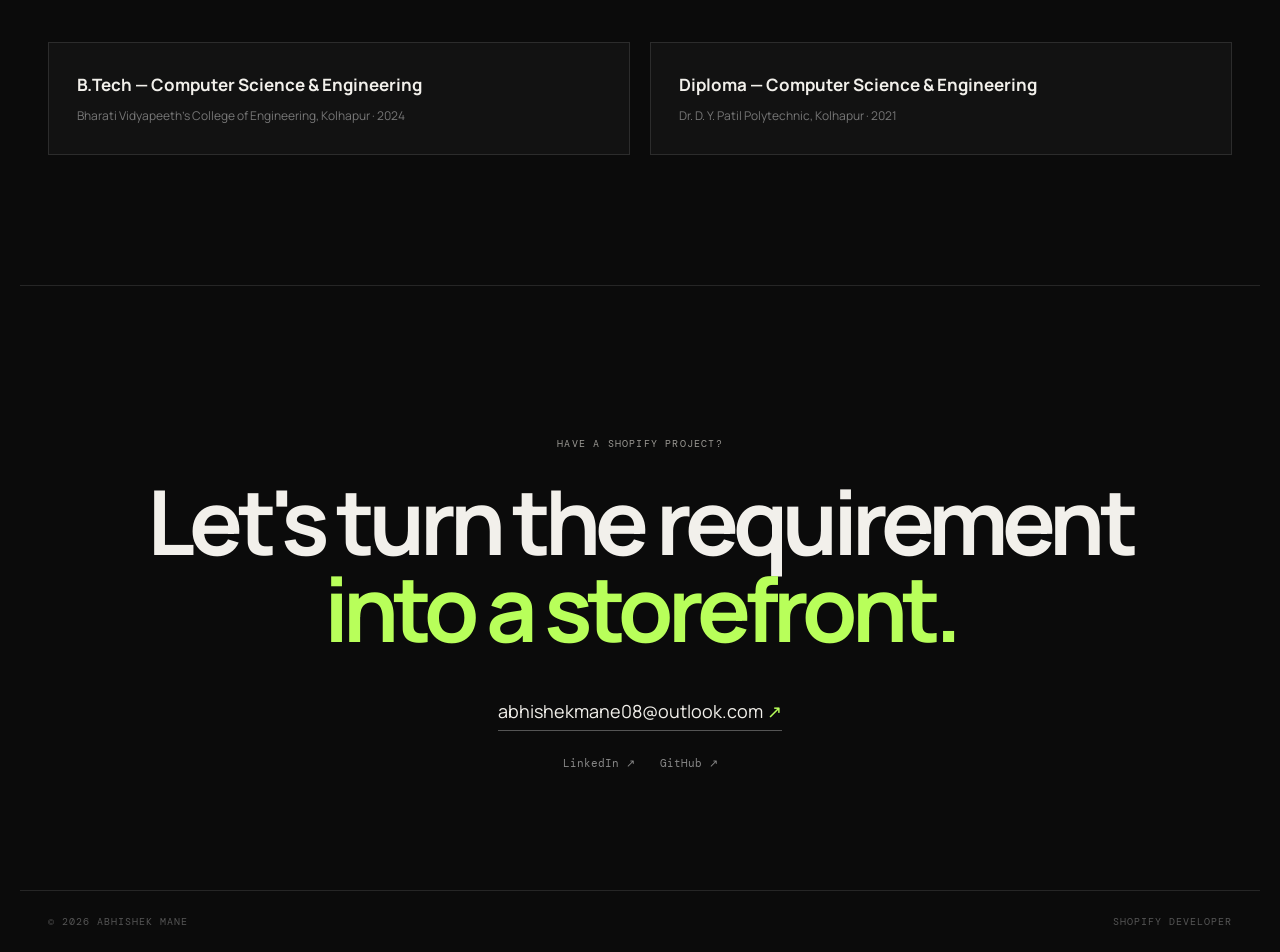
<file: abhishek-shopify-portfolio/index.html>
<!DOCTYPE html>
<html lang="en">
<head>
  <meta charset="UTF-8" />
  <meta name="viewport" content="width=device-width, initial-scale=1.0" />
  <meta name="description" content="Abhishek Mane — Shopify Developer building custom Shopify stores, themes, sections and eCommerce experiences." />
  <title>Abhishek Mane — Shopify Developer</title>
  <link rel="preconnect" href="https://fonts.googleapis.com">
  <link rel="preconnect" href="https://fonts.gstatic.com" crossorigin>
  <link href="https://fonts.googleapis.com/css2?family=DM+Mono:wght@400;500&family=Manrope:wght@400;500;600;700;800&display=swap" rel="stylesheet">
  <link rel="stylesheet" href="styles.css" />
</head>
<body>
  <div class="noise"></div>

  <header class="site-header">
    <a class="brand" href="#top">AM<span>.</span></a>
    <nav class="nav">
      <a href="#work">Work</a>
      <a href="#about">About</a>
      <a href="#skills">Skills</a>
      <a href="#contact">Contact</a>
    </nav>
    <a class="header-cta" href="mailto:abhishekmane08@outlook.com" target="_blank">Let's talk <span>↗</span></a>
  </header>

  <main id="top">
    <section class="hero">
      <div class="hero-copy">
        <p class="eyebrow"><span class="status-dot"></span> Shopify Developer · Kolhapur, India</p>
        <h1>I build Shopify stores that are <em>custom by design.</em></h1>
        <p class="hero-text">
          Shopify developer focused on custom Liquid development, storefront experiences,
          dynamic sections, product customization and long-term client relationships.
        </p>
        <div class="hero-actions">
          <a class="btn btn-primary" href="#work">Explore my work <span>↓</span></a>
          <a class="btn btn-ghost" href="mailto:abhishekmane08@outlook.com">Start a conversation <span>↗</span></a>
        </div>
        <div class="hero-meta">
          <div><strong>50+</strong><span>Shopify projects</span></div>
          <div><strong>2+</strong><span>years specialized experience</span></div>
          <div><strong>Global</strong><span>client experience</span></div>
        </div>
      </div>

      <div class="hero-visual">
        <div class="portrait-frame">
          <img src="assets/images/profile.jpg" alt="Abhishek Mane" />
          <div class="portrait-tag">SHOPIFY / LIQUID / JS</div>
        </div>
        <div class="floating-card">
          <span class="mini-label">Currently</span>
          <strong>Building & improving<br>eCommerce experiences.</strong>
          <span class="arrow">↗</span>
        </div>
      </div>
    </section>

    <section class="marquee" aria-label="Skills">
      <div class="marquee-track">
        <span>SHOPIFY</span><i>✦</i>
        <span>LIQUID</span><i>✦</i>
        <span>JAVASCRIPT</span><i>✦</i>  
        <span>CUSTOM SECTIONS</span><i>✦</i>
        <span>METAFIELDS</span><i>✦</i>
        <span>SHOPIFY OS 2.0</span><i>✦</i>
        <span>CUSTOM THEMES</span><i>✦</i>
        <span>PRODUCT PAGES</span><i>✦</i>
        <span>DYNAMIC CONTENT</span><i>✦</i>
        <span>ECOMMERCE</span><i>✦</i>
        <span>APP INTEGRATIONS</span><i>✦</i>
        <span>KLAVIYO</span><i>✦</i>
        <span>TIDIO</span><i>✦</i>
        <span>SWATCH KING</span><i>✦</i>
        <span>SPARKLAYER</span><i>✦</i>
        <span>SELLEASY</span><i>✦</i>
        <span>RESPONSIVE DEVELOPMENT</span><i>✦</i>
        <span>PERFORMANCE OPTIMIZATION</span><i>✦</i>
        <span>CUSTOM FUNCTIONALITY</span><i>✦</i>
        <span>CLIENT COLLABORATION</span><i>✦</i>
        <span>REACT</span><i>✦</i>
        <span>HTML & CSS</span><i>✦</i>
        <span>GIT</span><i>✦</i>
        <span>SHOPIFY</span><i>✦</i>
        <span>LIQUID</span><i>✦</i>
        <span>JAVASCRIPT</span><i>✦</i>  
        <span>CUSTOM SECTIONS</span><i>✦</i>
        <span>METAFIELDS</span><i>✦</i>
        <span>SHOPIFY OS 2.0</span><i>✦</i>
        <span>CUSTOM THEMES</span><i>✦</i>
        <span>PRODUCT PAGES</span><i>✦</i>
        <span>DYNAMIC CONTENT</span><i>✦</i>
        <span>ECOMMERCE</span><i>✦</i>
        <span>APP INTEGRATIONS</span><i>✦</i>
        <span>KLAVIYO</span><i>✦</i>
        <span>TIDIO</span><i>✦</i>
        <span>SWATCH KING</span><i>✦</i>
        <span>SPARKLAYER</span><i>✦</i>
        <span>SELLEASY</span><i>✦</i>
        <span>RESPONSIVE DEVELOPMENT</span><i>✦</i>
        <span>PERFORMANCE OPTIMIZATION</span><i>✦</i>
        <span>CUSTOM FUNCTIONALITY</span><i>✦</i>
        <span>CLIENT COLLABORATION</span><i>✦</i>
        <span>REACT</span><i>✦</i>
        <span>HTML & CSS</span><i>✦</i>
        <span>GIT</span><i>✦</i>
        <span>SHOPIFY</span><i>✦</i>
        <span>LIQUID</span><i>✦</i>
        <span>JAVASCRIPT</span><i>✦</i>  
        <span>CUSTOM SECTIONS</span><i>✦</i>
        <span>METAFIELDS</span><i>✦</i>
        <span>SHOPIFY OS 2.0</span><i>✦</i>
        <span>CUSTOM THEMES</span><i>✦</i>
        <span>PRODUCT PAGES</span><i>✦</i>
        <span>DYNAMIC CONTENT</span><i>✦</i>
        <span>ECOMMERCE</span><i>✦</i>
        <span>APP INTEGRATIONS</span><i>✦</i>
        <span>KLAVIYO</span><i>✦</i>
        <span>TIDIO</span><i>✦</i>
        <span>SWATCH KING</span><i>✦</i>
        <span>SPARKLAYER</span><i>✦</i>
        <span>SELLEASY</span><i>✦</i>
        <span>RESPONSIVE DEVELOPMENT</span><i>✦</i>
        <span>PERFORMANCE OPTIMIZATION</span><i>✦</i>
        <span>CUSTOM FUNCTIONALITY</span><i>✦</i>
        <span>CLIENT COLLABORATION</span><i>✦</i>
        <span>REACT</span><i>✦</i>
        <span>HTML & CSS</span><i>✦</i>
        <span>GIT</span><i>✦</i>
      </div>
    </section>

    <section class="section intro" id="about">
      <div class="section-kicker">01 / About</div>
      <div class="intro-grid">
        <h2>Not just a theme developer. <span>I work from the business requirement to the final storefront.</span></h2>
        <div class="intro-copy">
          <p>
            I specialize in building and maintaining custom Shopify stores for international clients.
            My work spans custom Liquid development, Shopify OS 2.0 themes, product templates,
            dynamic sections, metafields, integrations and performance-focused improvements.
          </p>
          <p>
            I also handle client discussions, requirement gathering and technical planning — turning
            ideas into practical, scalable storefront functionality.
          </p>
          <a class="text-link" href="#contact">Let's build something useful <span>↗</span></a>
        </div>
      </div>
    </section>

    <section class="section work-section" id="work">
      <div class="section-heading">
        <div>
          <div class="section-kicker">02 / Selected work</div>
          <h2>Real stores. <span>Real functionality.</span></h2>
        </div>
        <p>Project walkthrough videos will be added here. For now, each card has a ready-to-replace video placeholder.</p>
      </div>

      <article class="project project-featured">
        <div class="project-media video-placeholder" data-project="Hero Covers">
          <div class="play-ring">▶</div>
          <div class="media-bottom">
            <span>CASE STUDY VIDEO</span>
            <span>PLACEHOLDER</span>
          </div>
        </div>
        <div class="project-info">
          <div class="project-number">01</div>
          <h3>Hero Covers</h3>
          <p class="project-type">Custom Shopify Product Configuration</p>
          <p>
            Built and continue to maintain a custom Shopify experience with a multi-step product
            configuration flow, business-specific functionality and custom Liquid development without
            relying on a third-party product configuration app.
          </p>
          <div class="chips"><span>Shopify</span><span>Liquid</span><span>JavaScript</span><span>Custom UX</span></div>
          <a class="project-link" href="https://www.herocovers.com/" target="_blank" rel="noopener">Visit live store ↗</a>
        </div>
      </article>

      <div class="project-grid">
        <article class="project project-card">
          <div class="project-media video-placeholder" data-project="ScoreNN">
            <div class="play-ring">▶</div>
            <div class="media-bottom"><span>VIDEO PLACEHOLDER</span></div>
          </div>
          <div class="project-info">
            <div class="project-number">02</div>
            <h3>ScoreNN</h3>
            <p class="project-type">Long-term Shopify Development</p>
            <p>Custom sections, product templates and feature enhancements with Klaviyo, Tidio and Swatch King integrations.</p>
            <div class="chips"><span>Shopify</span><span>Liquid</span><span>Klaviyo</span><span>Swatch King</span></div>
            <a class="project-link" href="https://scorenn.com/" target="_blank" rel="noopener">Visit live store ↗</a>
          </div>
        </article>

        <article class="project project-card">
          <div class="project-media video-placeholder" data-project="Tascony">
            <div class="play-ring">▶</div>
            <div class="media-bottom"><span>VIDEO PLACEHOLDER</span></div>
          </div>
          <div class="project-info">
            <div class="project-number">03</div>
            <h3>Tascony</h3>
            <p class="project-type">Shopify Store From Scratch</p>
            <p>Custom storefront components and business-specific functionality with a responsive, optimized user experience.</p>
            <div class="chips"><span>Shopify</span><span>Liquid</span><span>Responsive</span></div>
            <a class="project-link" href="https://tascony.com/" target="_blank" rel="noopener">Visit live store ↗</a>
          </div>
        </article>

        <article class="project project-card">
          <div class="project-media video-placeholder" data-project="Luxury Peptide">
            <div class="play-ring">▶</div>
            <div class="media-bottom"><span>VIDEO PLACEHOLDER</span></div>
          </div>
          <div class="project-info">
            <div class="project-number">04</div>
            <h3>Luxury Peptide</h3>
            <p class="project-type">Custom Shopify Store</p>
            <p>Complete Shopify build with custom UI components, advanced customization and attention to performance and UX.</p>
            <div class="chips"><span>Shopify</span><span>Custom UI</span><span>Performance</span></div>
            <a class="project-link" href="https://luxurypeptide.com/" target="_blank" rel="noopener">Visit live store ↗</a>
          </div>
        </article>

        <article class="project project-card">
          <div class="project-media video-placeholder" data-project="Ashley Hills">
            <div class="play-ring">▶</div>
            <div class="media-bottom"><span>VIDEO PLACEHOLDER</span></div>
          </div>
          <div class="project-info">
            <div class="project-number">05</div>
            <h3>Ashley Hills</h3>
            <p class="project-type">Theme & Product Development</p>
            <p>Shopify store development from scratch with customized theme sections and product pages based on business requirements.</p>
            <div class="chips"><span>Shopify</span><span>Theme Development</span><span>Liquid</span></div>
            <a class="project-link" href="https://ashleyhills.com/" target="_blank" rel="noopener">Visit live store ↗</a>
          </div>
        </article>
      </div>

      <div class="more-work">
        <span>Also contributed to</span>
        <strong>Pointe Studio</strong>
        <strong>Pirate Camp Co</strong>
        <strong>20+ Shopify projects</strong>
      </div>
    </section>
    
    <!-- =========================
        BUNDLEFORGE FEATURED APP
    ========================== -->

    <section class="section bundleforge-section">

      <div class="section-heading bundleforge-heading">

        <div>

          <div class="section-kicker">
            Featured Build / 01
          </div>

          <h2>
            BundleForge
            <span>
              Shopify App Development.
            </span>
          </h2>

        </div>

        <div class="bundleforge-status">

          <span class="bundleforge-status-dot"></span>

          <span>
            In Development
          </span>

        </div>

      </div>


      <!-- FULL WIDTH VIDEO -->

      <div class="bundleforge-video">

        <button
          class="video-placeholder bundleforge-video-trigger"
          data-project="BundleForge"
          data-video="assets/videos/bundleforge.mp4"
          aria-label="Open BundleForge walkthrough"
        >

          <span class="play-ring">
            ▶
          </span>

          <span class="media-bottom">

            <span>
              PRODUCT WALKTHROUGH
            </span>

            <span>
              VIDEO COMING SOON
            </span>

          </span>

        </button>

      </div>


      <!-- DESCRIPTION -->

      <div class="bundleforge-intro">

        <div class="bundleforge-intro-title">

          <div class="section-kicker">
            About the build
          </div>

          <h3>
            Building a flexible
            <span>
              bundle experience for Shopify.
            </span>
          </h3>

        </div>


        <div class="bundleforge-intro-copy">

          <p>
            BundleForge is an ongoing Shopify app project
            focused on creating flexible bundle and product
            experiences for Shopify merchants.
          </p>

          <p>
            I've been working on the application over an
            extended development period, focusing on the
            product experience, merchant workflow,
            functionality and overall usability.
          </p>

          <p>
            The application is currently in development.
            A detailed walkthrough will be added here once
            the build is ready to showcase.
          </p>

        </div>

      </div>


      <!-- FEATURES -->

      <div class="bundleforge-features">

        <article class="bundleforge-feature">

          <span class="bundleforge-feature-number">
            01
          </span>

          <h4>
            Bundle Management
          </h4>

          <p>
            Structured workflows for creating and
            managing bundle-based product experiences.
          </p>

        </article>


        <article class="bundleforge-feature">

          <span class="bundleforge-feature-number">
            02
          </span>

          <h4>
            Merchant Experience
          </h4>

          <p>
            A focused interface designed around
            practical Shopify merchant workflows.
          </p>

        </article>


        <article class="bundleforge-feature">

          <span class="bundleforge-feature-number">
            03
          </span>

          <h4>
            Product Experience
          </h4>

          <p>
            Flexible product presentation and
            bundle-focused storefront interactions.
          </p>

        </article>


        <article class="bundleforge-feature">

          <span class="bundleforge-feature-number">
            04
          </span>

          <h4>
            Custom Development
          </h4>

          <p>
            Custom functionality developed around
            the application's requirements.
          </p>

        </article>

      </div>


      <!-- TECHNOLOGIES -->

      <div class="bundleforge-stack">

        <span>Shopify</span>
        <span>App Development</span>
        <span>JavaScript</span>
        <span>API Integration</span>
        <span>Custom UI</span>

      </div>

    </section>

    <section class="section services">
      <div class="section-kicker">03 / What I do</div>
      <div class="services-grid">
        <div class="service"><span>01</span><h3>Shopify Development</h3><p>Custom stores, themes, sections, templates and storefront functionality built around business requirements.</p></div>
        <div class="service"><span>02</span><h3>Custom Experiences</h3><p>Product pages, dynamic content, metafields, custom configuration flows and tailored user experiences.</p></div>
        <div class="service"><span>03</span><h3>Integrations</h3><p>Shopify app and marketing integrations including Klaviyo, Tidio, Sparklayer, Swatch King and Selleasy.</p></div>
        <div class="service"><span>04</span><h3>Maintenance & Growth</h3><p>Ongoing feature development, improvements, responsive fixes, performance work and production support.</p></div>
      </div>
    </section>

    <section class="section skills-section" id="skills">
      <div class="section-kicker">04 / Toolkit</div>
      <div class="skills-grid">
        <div>
          <h2>My stack</h2>
          <p>Tools I use to turn designs and requirements into production-ready web experiences.</p>
        </div>
        <div class="skill-list">
          <div><span>Shopify</span><b>Liquid · OS 2.0 · Themes · Sections · Metafields</b></div>
          <div><span>Frontend</span><b>HTML5 · CSS3 · JavaScript · Responsive UI</b></div>
          <div><span>Integrations</span><b>Klaviyo · Tidio · Sparklayer · Swatch King · Selleasy</b></div>
          <div><span>CMS</span><b>Drupal 10 · React module integration</b></div>
          <div><span>Tools</span><b>Git · VS Code · MySQL · phpMyAdmin</b></div>
        </div>
      </div>
    </section>

    <section class="section experience">
      <div class="section-kicker">05 / Experience</div>
      <div class="timeline">
        <div class="timeline-item">
          <div class="timeline-date">AUG 2024 — PRESENT</div>
          <div><h3>Senior Web Developer</h3><p class="company">Walstar Technologies · Kolhapur</p><p>Shopify development for international clients, custom Liquid stores, client management, integrations, maintenance and enterprise Drupal contributions.</p></div>
        </div>
        <div class="timeline-item">
          <div class="timeline-date">JUL 2023 — AUG 2023</div>
          <div><h3>Web Developer Intern</h3><p class="company">Revolution IT Solutions</p><p>Built web applications using ASP.NET, MySQL, HTML, CSS and JavaScript, including movie booking and gym management projects.</p></div>
        </div>
        <div class="timeline-item">
          <div class="timeline-date">JUN 2020 — AUG 2020</div>
          <div><h3>Web Developer Intern</h3><p class="company">Comtranse Technology</p><p>Developed responsive eCommerce interfaces using HTML, CSS and JavaScript.</p></div>
        </div>
      </div>
    </section>

    <section class="section education">
      <div class="section-kicker">06 / Education</div>
      <div class="education-grid">
        <div><h3>B.Tech — Computer Science & Engineering</h3><p>Bharati Vidyapeeth's College of Engineering, Kolhapur · 2024</p></div>
        <div><h3>Diploma — Computer Science & Engineering</h3><p>Dr. D. Y. Patil Polytechnic, Kolhapur · 2021</p></div>
      </div>
    </section>

    <section class="contact" id="contact">
      <p class="eyebrow">Have a Shopify project?</p>
      <h2>Let's turn the requirement<br><em>into a storefront.</em></h2>
      <a class="contact-email" href="mailto:abhishekmane08@outlook.com" target="_blank">abhishekmane08@outlook.com <span>↗</span></a>
      <div class="contact-links">
        <a href="https://www.linkedin.com/in/abhishek-mane-61b139275/" target="_blank" rel="noopener">LinkedIn ↗</a>
        <a href="https://github.com/abhishek-mane-fr/" target="_blank" rel="noopener">GitHub ↗</a>
      </div>
    </section>
  </main>

  <footer>
    <span>© 2026 Abhishek Mane</span>
    <span>Shopify Developer</span>
  </footer>

  <script src="script.js"></script>
</body>
</html>
</file>
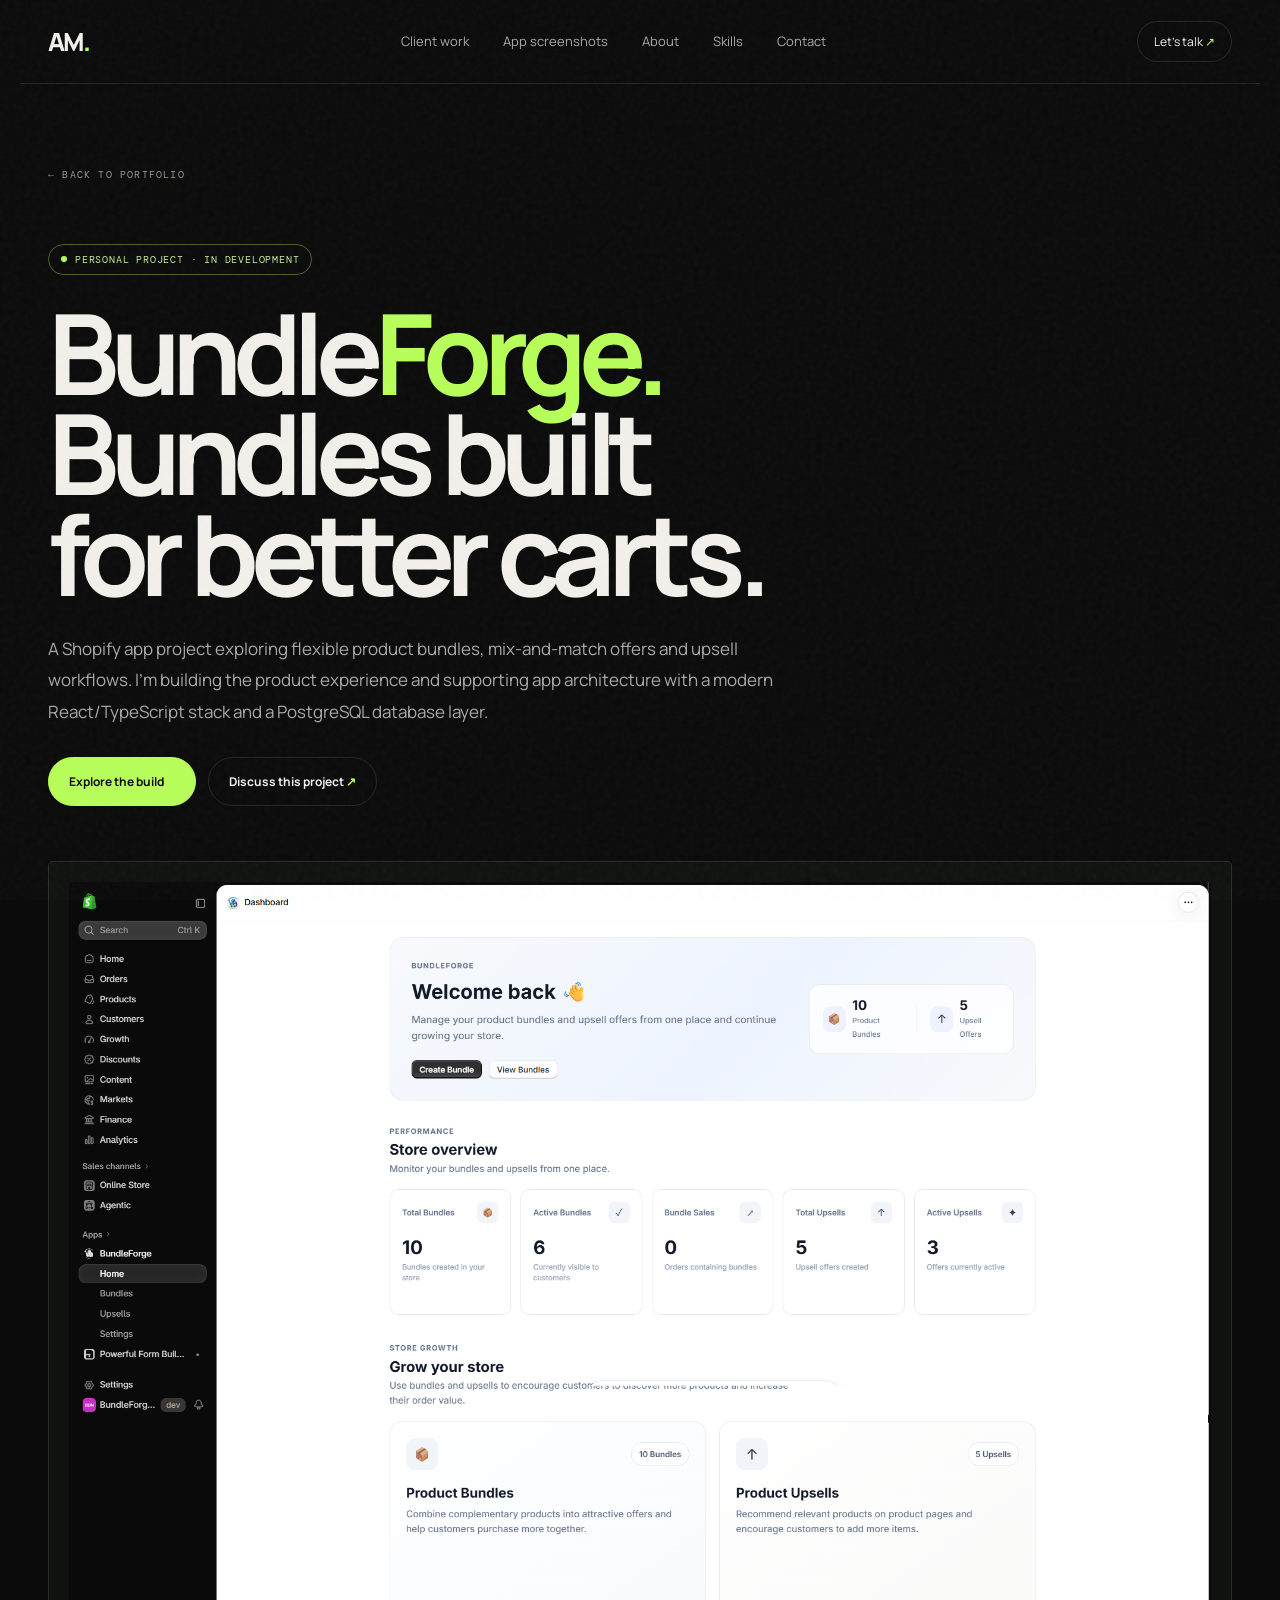
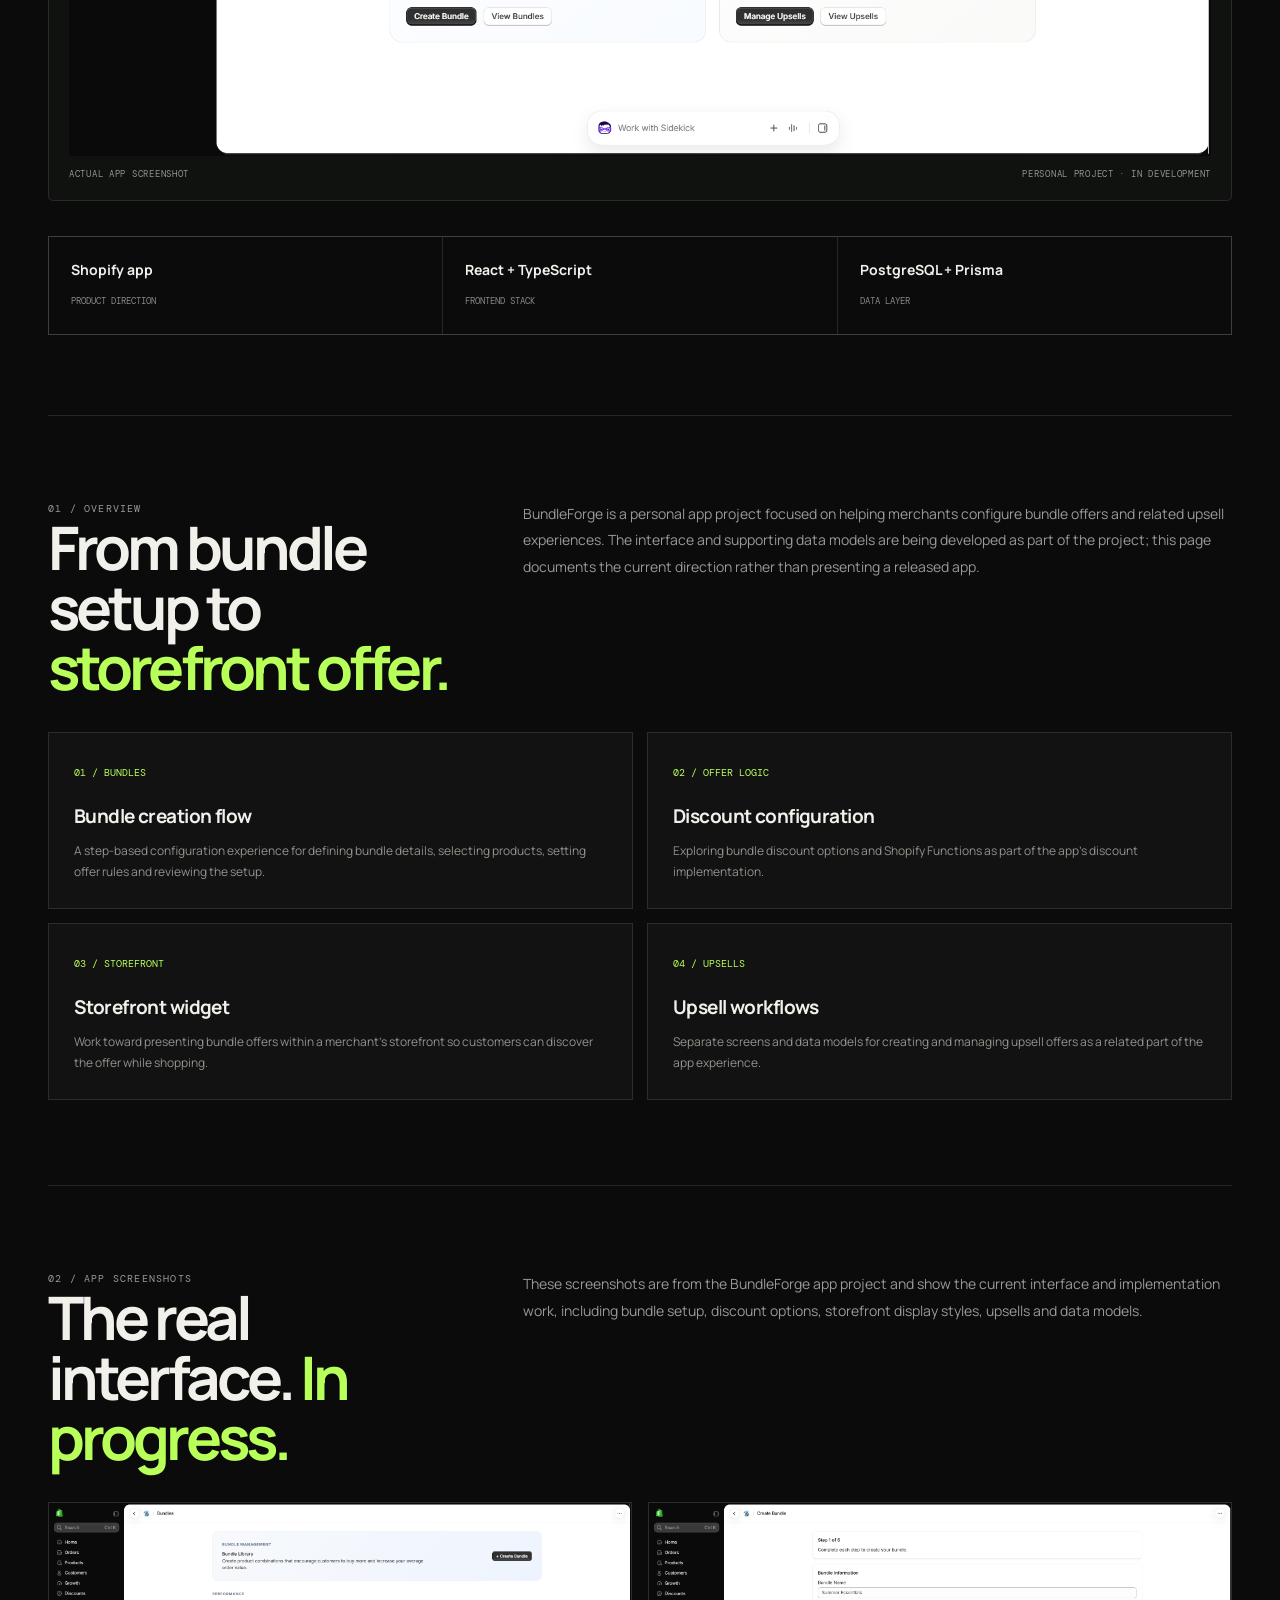
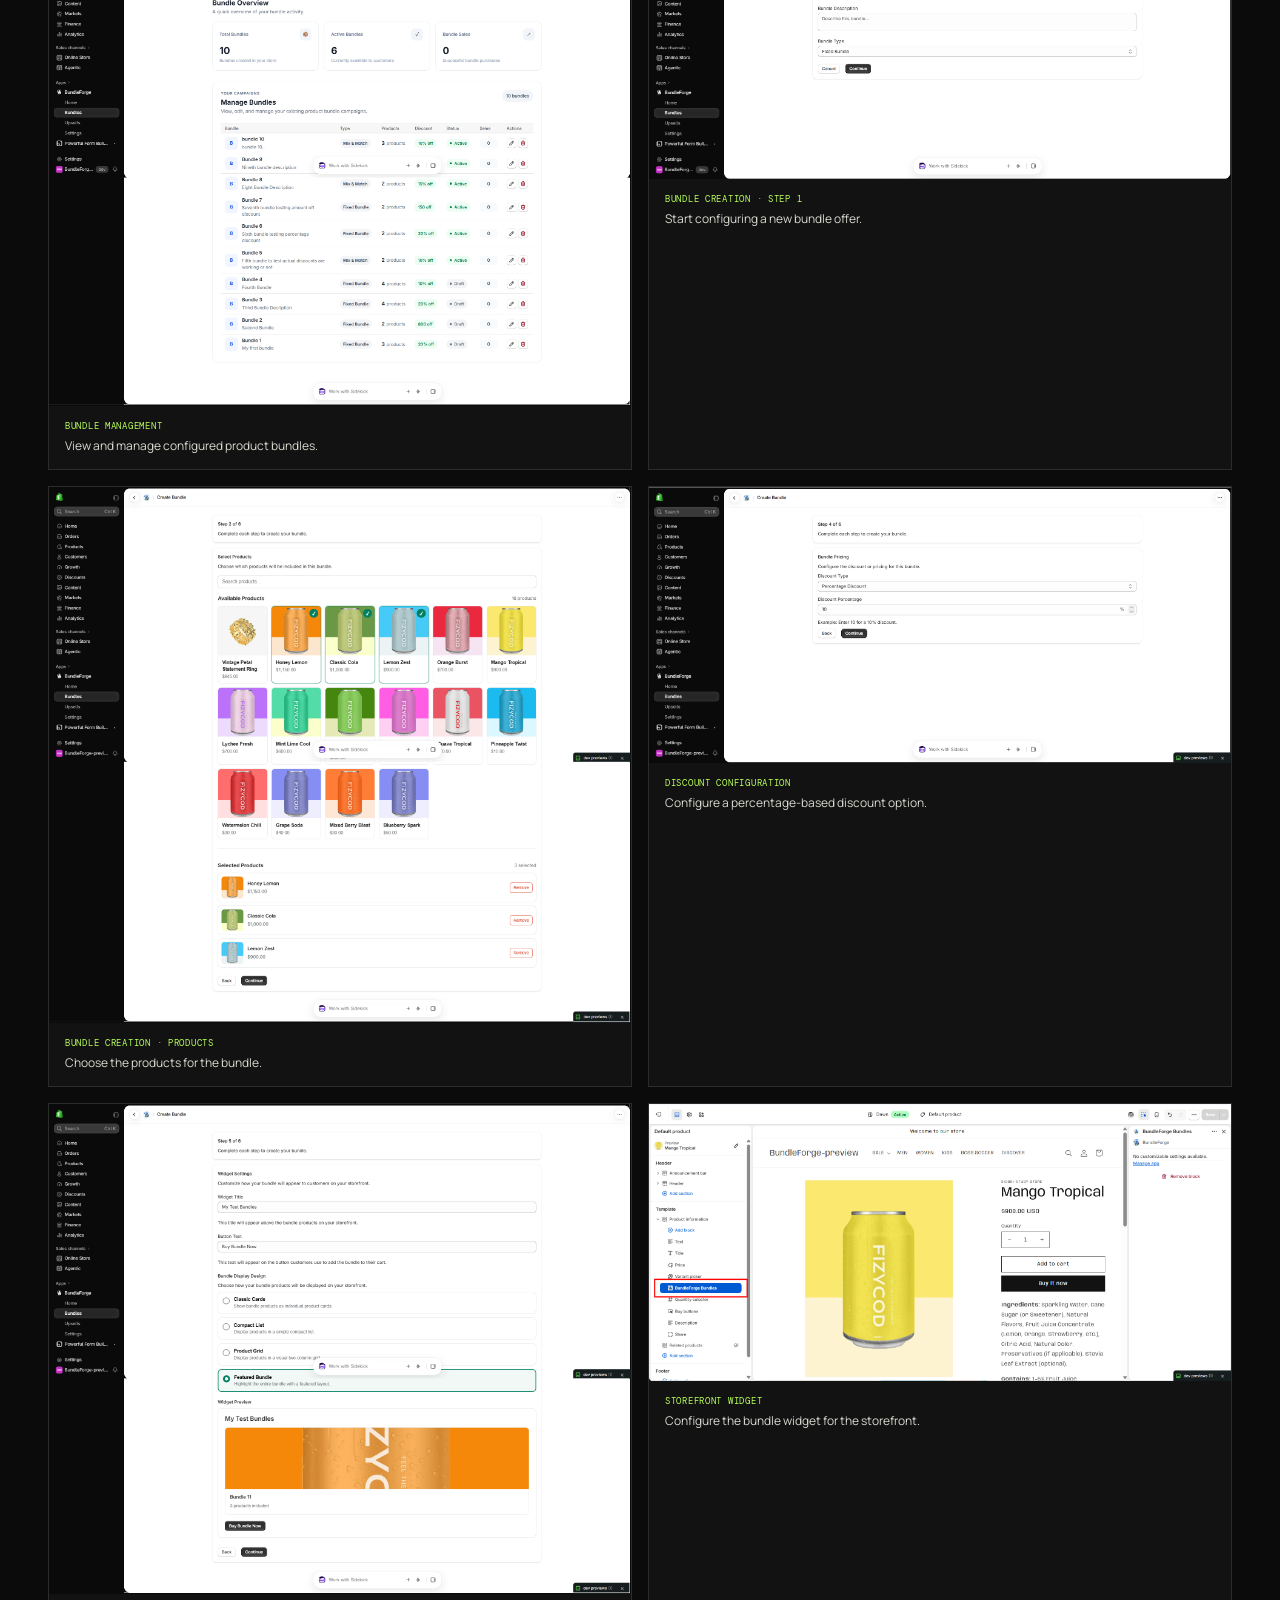
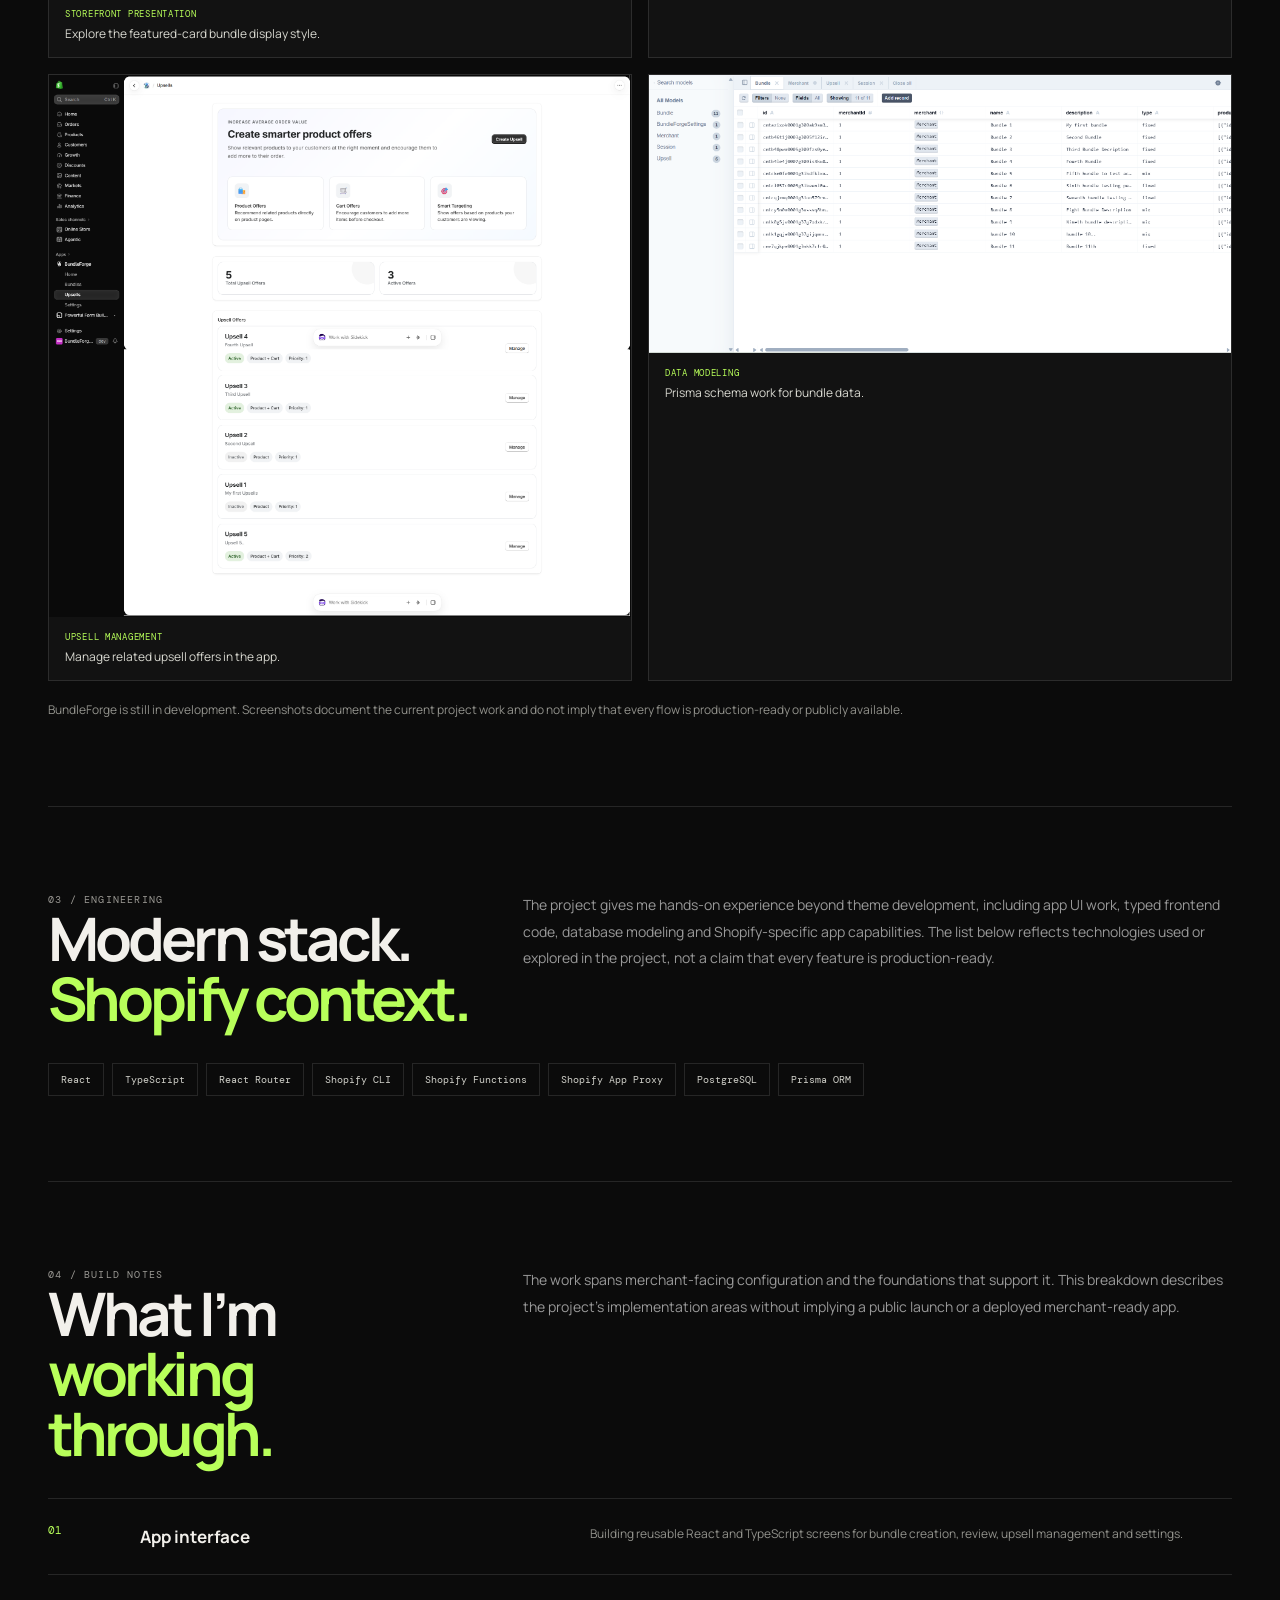
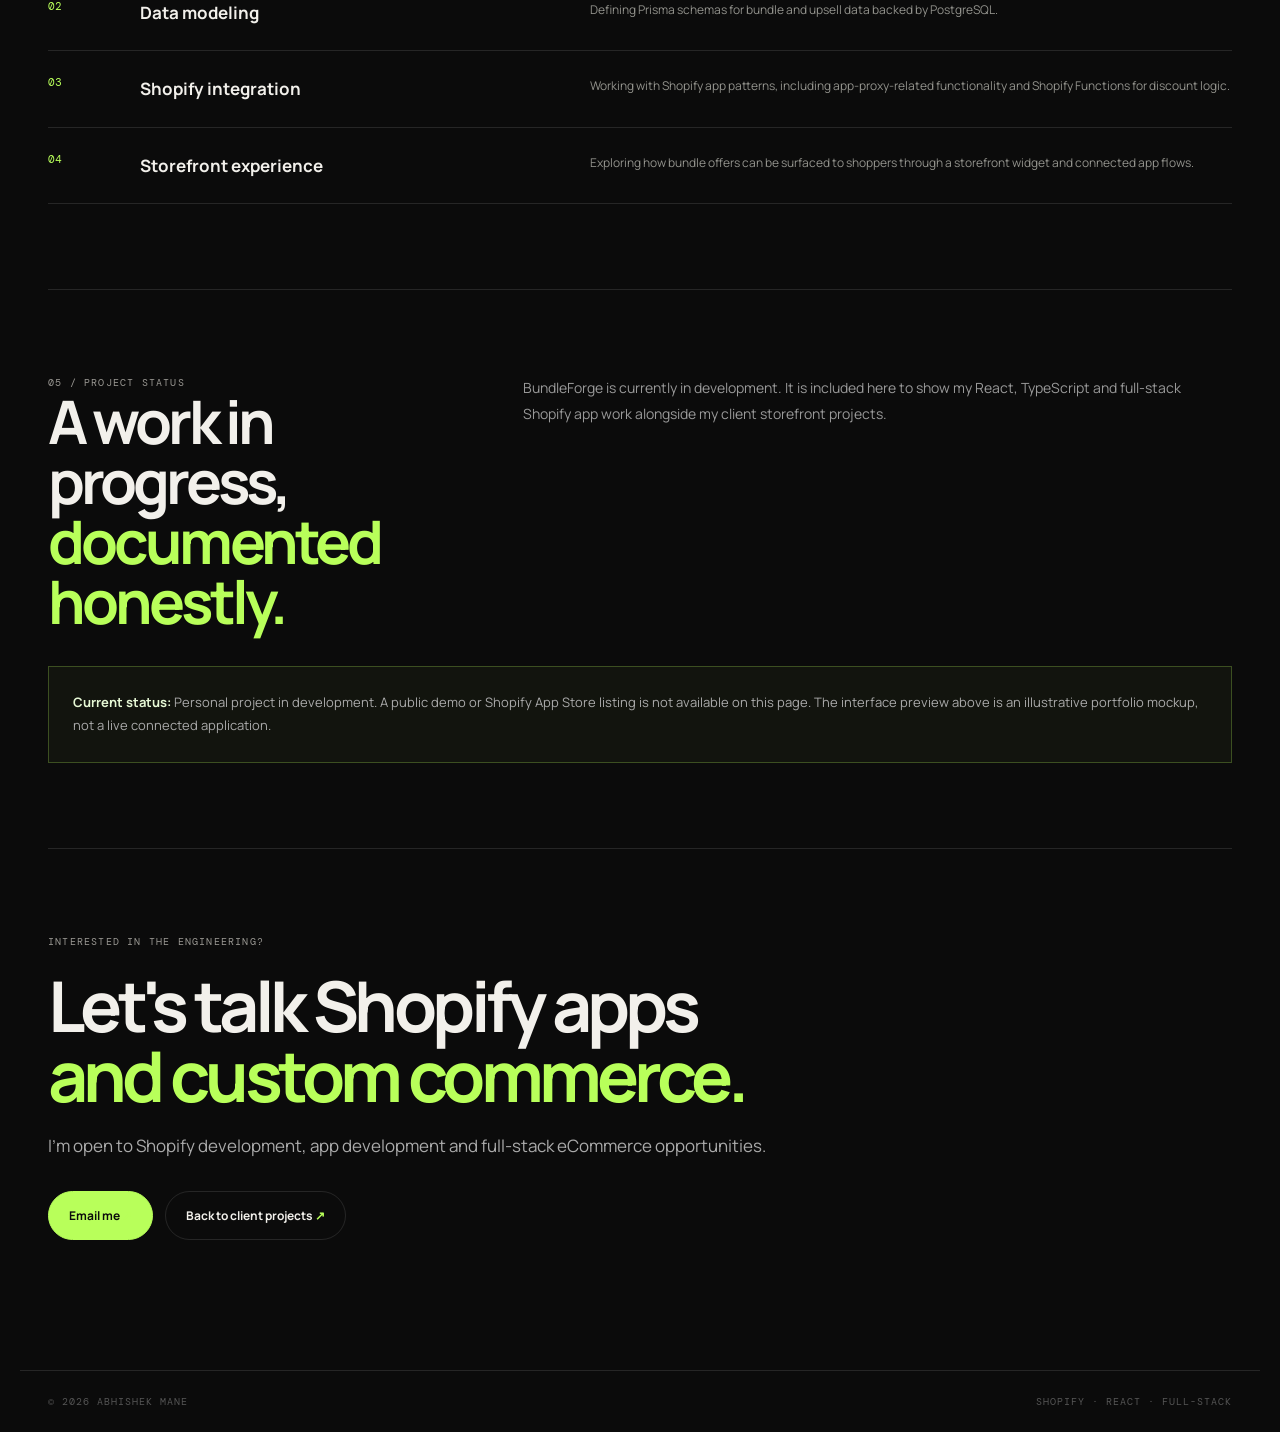
<file: bundleforge.html>
<!DOCTYPE html>
<html lang="en">
<head>
  <meta charset="UTF-8">
  <meta name="viewport" content="width=device-width, initial-scale=1.0">
  <meta name="description" content="BundleForge — a Shopify bundles and upsell app project by Abhishek Mane, built with React, TypeScript, PostgreSQL and Prisma.">
  <title>BundleForge — App Case Study | Abhishek Mane</title>
  <link rel="preconnect" href="https://fonts.googleapis.com">
  <link rel="preconnect" href="https://fonts.gstatic.com" crossorigin>
  <link href="https://fonts.googleapis.com/css2?family=DM+Mono:wght@400;500&family=Manrope:wght@400;500;600;700;800&display=swap" rel="stylesheet">
  <link rel="stylesheet" href="styles.css">
  <style>
    .bf-page{max-width:var(--max);margin:auto;padding:76px 28px 110px}
    .bf-hero{padding:28px 0 80px;border-bottom:1px solid var(--line)}
    .bf-hero h1{font-size:clamp(58px,9vw,112px);line-height:.9;letter-spacing:-.075em;margin:28px 0}
    .bf-hero h1 em{font-style:normal;color:var(--accent)}
    .bf-lead{max-width:760px;color:#aaa;font-size:17px;line-height:1.85}
    .bf-actions{display:flex;gap:12px;flex-wrap:wrap;margin-top:30px}
    .bf-status{display:inline-flex;align-items:center;gap:8px;border:1px solid rgba(184,255,90,.35);border-radius:99px;padding:8px 12px;color:#c7ed9f;font:10px "DM Mono",monospace;letter-spacing:.08em;text-transform:uppercase}
    .bf-status i{width:6px;height:6px;background:var(--accent);border-radius:50%}
    .bf-hero-art{margin-top:55px;background:radial-gradient(circle at 20% 0%,rgba(184,255,90,.12),transparent 38%),#101210;border:1px solid var(--line);padding:clamp(18px,4vw,45px);border-radius:4px}
    .bf-app-shell{max-width:900px;margin:auto;display:grid;grid-template-columns:190px 1fr;min-height:360px;background:#f7f8f5;color:#222d20;border-radius:10px;overflow:hidden;box-shadow:0 25px 90px #0008}
    .bf-app-nav{background:#e9ede6;padding:24px 16px;border-right:1px solid #d9dfd5}
    .bf-app-brand{font-weight:800;font-size:16px;letter-spacing:-.04em;margin-bottom:30px}.bf-app-brand span{color:#5d8b3b}
    .bf-app-nav small{display:block;font:9px "DM Mono",monospace;color:#788071;margin:22px 0 10px}
    .bf-app-nav p{font-size:11px;padding:9px 10px;border-radius:5px;color:#596153;margin:3px 0}
    .bf-app-nav p.active{background:#d5e5ca;color:#263e1b;font-weight:700}
    .bf-app-main{padding:clamp(20px,4vw,38px)}
    .bf-app-main .tiny{font:9px "DM Mono",monospace;color:#7b8675;letter-spacing:.1em}
    .bf-app-main h2{font-size:clamp(22px,3vw,32px);letter-spacing:-.06em;margin:8px 0 5px}
    .bf-app-main .sub{font-size:11px;color:#7b8277;margin-bottom:25px}
    .bf-app-steps{display:flex;gap:8px;margin:20px 0 22px}
    .bf-app-steps span{flex:1;padding:9px 7px;border:1px solid #dfe4dc;border-radius:5px;font-size:9px;color:#7b8277;text-align:center}
    .bf-app-steps span:first-child{background:#e3efd9;border-color:#a9c996;color:#37562b}
    .bf-app-fields{display:grid;grid-template-columns:1fr 1fr;gap:12px}
    .bf-field{background:white;border:1px solid #e1e5de;border-radius:6px;padding:13px}
    .bf-field small{display:block;color:#8a9186;font-size:9px;margin-bottom:7px}
    .bf-field b{font-size:11px;font-weight:700}
    .bf-app-bottom{display:flex;justify-content:space-between;align-items:center;margin-top:24px;font-size:10px;color:#788071}
    .bf-app-bottom strong{background:#2f4725;color:white;padding:10px 14px;border-radius:5px;font-size:10px}
    .bf-metrics{display:grid;grid-template-columns:repeat(3,1fr);gap:1px;background:var(--line);border:1px solid var(--line);margin:35px 0 0}
    .bf-metric{background:var(--bg);padding:22px}
    .bf-metric strong{display:block;font-size:14px;margin-bottom:5px}
    .bf-metric span{font:9px "DM Mono",monospace;color:#888}
    .bf-section{padding:85px 0;border-bottom:1px solid var(--line)}
    .bf-section-head{display:grid;grid-template-columns:.75fr 1.25fr;gap:50px;margin-bottom:35px}
    .bf-section h2{font-size:clamp(36px,5vw,60px);line-height:1;letter-spacing:-.065em}
    .bf-section h2 em{font-style:normal;color:var(--accent)}
    .bf-section-head p,.bf-copy{color:#999;font-size:14px;line-height:1.9}
    .bf-feature-grid{display:grid;grid-template-columns:repeat(2,1fr);gap:14px}
    .bf-feature{border:1px solid var(--line);background:var(--surface);padding:25px}
    .bf-feature .num{font:10px "DM Mono",monospace;color:var(--accent)}
    .bf-feature h3{font-size:19px;margin:18px 0 8px;letter-spacing:-.03em}
    .bf-feature p{color:#92928c;font-size:12px;line-height:1.8}
    .bf-stack{display:flex;flex-wrap:wrap;gap:8px;margin-top:20px}
    .bf-stack span{border:1px solid var(--line);padding:9px 12px;color:#d1d1ca;font:10px "DM Mono",monospace}
    .bf-process{border-top:1px solid var(--line)}
    .bf-process-row{display:grid;grid-template-columns:70px .8fr 1.2fr;gap:22px;padding:24px 0;border-bottom:1px solid var(--line)}
    .bf-process-row .n{color:var(--accent);font:11px "DM Mono",monospace}
    .bf-process-row h3{font-size:17px}
    .bf-process-row p{font-size:12px;color:#92928c;line-height:1.8}
    .bf-note{border:1px solid rgba(184,255,90,.25);padding:24px;background:rgba(184,255,90,.035);color:#aaa;font-size:13px;line-height:1.8}
    .bf-note strong{color:#e6f8d5}
    .bf-footer-cta{padding:85px 0 20px}
    .bf-footer-cta h2{font-size:clamp(38px,6vw,70px);line-height:1;letter-spacing:-.065em;margin:20px 0}
    .bf-footer-cta h2 em{font-style:normal;color:var(--accent)}

    .bf-real-hero-shot{margin-top:55px;border:1px solid var(--line);background:#101210;padding:clamp(10px,2vw,20px);border-radius:5px}
    .bf-real-hero-shot img{display:block;width:100%;height:auto;border-radius:3px}
    .bf-shot-label{display:flex;justify-content:space-between;gap:12px;flex-wrap:wrap;margin-top:12px;color:#8f968a;font:9px "DM Mono",monospace;letter-spacing:.08em;text-transform:uppercase}
    .bf-gallery{display:grid;grid-template-columns:repeat(2,minmax(0,1fr));gap:16px}
    .bf-shot{margin:0;min-width:0;border:1px solid var(--line);background:var(--surface);overflow:hidden}
    .bf-shot img{display:block;width:100%;height:auto;background:#f4f5f2}
    .bf-shot figcaption{padding:14px 16px;color:#d8d8d0;font-size:12px;line-height:1.5}
    .bf-shot figcaption span{display:block;margin-bottom:5px;color:var(--accent);font:9px "DM Mono",monospace;letter-spacing:.08em;text-transform:uppercase}
    .bf-gallery-note{margin-top:18px;color:#92928c;font-size:12px;line-height:1.8}
    @media(max-width:760px){.bf-gallery{grid-template-columns:1fr}}

    @media(max-width:760px){.bf-page{padding:48px 18px 70px}.bf-hero{padding-bottom:55px}.bf-section{padding:60px 0}.bf-section-head{grid-template-columns:1fr;gap:18px}.bf-app-shell{grid-template-columns:1fr}.bf-app-nav{display:none}.bf-metrics{grid-template-columns:1fr}.bf-metric{padding:15px 18px}.bf-feature-grid{grid-template-columns:1fr}.bf-process-row{grid-template-columns:32px 1fr;gap:12px}.bf-process-row p{grid-column:2}.bf-fields{grid-template-columns:1fr}.bf-hero-art{padding:12px}.bf-app-main{padding:20px 15px}}
  </style>
</head>
<body>
<div class="noise"></div>
<header class="site-header">
  <a class="brand" href="index.html">AM<span>.</span></a>
  <nav class="nav">
    <a href="index.html#work">Client work</a>
    <a href="#screenshots">App screenshots</a>
    <a href="index.html#about">About</a>
    <a href="index.html#skills">Skills</a>
    <a href="index.html#contact">Contact</a>
  </nav>
  <a class="header-cta" href="mailto:abhishekmane08@outlook.com">Let's talk <span>↗</span></a>
</header>
<main class="bf-page">
  <a class="eyebrow" href="index.html#work">← Back to portfolio</a>
  <section class="bf-hero">
    <div style="margin-top:30px"><span class="bf-status"><i></i> Personal project · In development</span></div>
    <h1>Bundle<em>Forge.</em><br>Bundles built<br>for better carts.</h1>
    <p class="bf-lead">A Shopify app project exploring flexible product bundles, mix-and-match offers and upsell workflows. I’m building the product experience and supporting app architecture with a modern React/TypeScript stack and a PostgreSQL database layer.</p>
    <div class="bf-actions">
      <a class="btn btn-primary" href="#overview">Explore the build <span>↓</span></a>
      <a class="btn btn-ghost" href="mailto:abhishekmane08@outlook.com?subject=BundleForge%20app%20project">Discuss this project <span>↗</span></a>
    </div>
    <div class="bf-real-hero-shot">
      <img src="assets/images/bundleforge/Dashboard.png" alt="Actual BundleForge admin dashboard showing the app workspace">
      <div class="bf-shot-label"><span>Actual app screenshot</span><span>Personal project · In development</span></div>
    </div>
    <div class="bf-metrics">
      <div class="bf-metric"><strong>Shopify app</strong><span>PRODUCT DIRECTION</span></div>
      <div class="bf-metric"><strong>React + TypeScript</strong><span>FRONTEND STACK</span></div>
      <div class="bf-metric"><strong>PostgreSQL + Prisma</strong><span>DATA LAYER</span></div>
    </div>
  </section>

  <section class="bf-section" id="overview">
    <div class="bf-section-head">
      <div><div class="section-kicker">01 / Overview</div><h2>From bundle setup to <em>storefront offer.</em></h2></div>
      <p>BundleForge is a personal app project focused on helping merchants configure bundle offers and related upsell experiences. The interface and supporting data models are being developed as part of the project; this page documents the current direction rather than presenting a released app.</p>
    </div>
    <div class="bf-feature-grid">
      <article class="bf-feature"><span class="num">01 / BUNDLES</span><h3>Bundle creation flow</h3><p>A step-based configuration experience for defining bundle details, selecting products, setting offer rules and reviewing the setup.</p></article>
      <article class="bf-feature"><span class="num">02 / OFFER LOGIC</span><h3>Discount configuration</h3><p>Exploring bundle discount options and Shopify Functions as part of the app’s discount implementation.</p></article>
      <article class="bf-feature"><span class="num">03 / STOREFRONT</span><h3>Storefront widget</h3><p>Work toward presenting bundle offers within a merchant’s storefront so customers can discover the offer while shopping.</p></article>
      <article class="bf-feature"><span class="num">04 / UPSELLS</span><h3>Upsell workflows</h3><p>Separate screens and data models for creating and managing upsell offers as a related part of the app experience.</p></article>
    </div>
  </section>

  <section class="bf-section" id="screenshots">
    <div class="bf-section-head">
      <div><div class="section-kicker">02 / App screenshots</div><h2>The real interface. <em>In progress.</em></h2></div>
      <p>These screenshots are from the BundleForge app project and show the current interface and implementation work, including bundle setup, discount options, storefront display styles, upsells and data models.</p>
    </div>
    <div class="bf-gallery">
      <figure class="bf-shot"><img src="assets/images/bundleforge/Bundles_page.png" alt="BundleForge bundles management page"><figcaption><span>Bundle management</span>View and manage configured product bundles.</figcaption></figure>
      <figure class="bf-shot"><img src="assets/images/bundleforge/Create_bundle_Step-1.png" alt="BundleForge bundle creation step one"><figcaption><span>Bundle creation · Step 1</span>Start configuring a new bundle offer.</figcaption></figure>
      <figure class="bf-shot"><img src="assets/images/bundleforge/Create_bundle_Step-2.png" alt="BundleForge product selection step"><figcaption><span>Bundle creation · Products</span>Choose the products for the bundle.</figcaption></figure>
      <figure class="bf-shot"><img src="assets/images/bundleforge/Step-4_percentage.png" alt="BundleForge percentage discount configuration"><figcaption><span>Discount configuration</span>Configure a percentage-based discount option.</figcaption></figure>
      <figure class="bf-shot"><img src="assets/images/bundleforge/Step-5_featured-card.png" alt="BundleForge storefront featured card display option"><figcaption><span>Storefront presentation</span>Explore the featured-card bundle display style.</figcaption></figure>
      <figure class="bf-shot"><img src="assets/images/bundleforge/Add_bundle_widget.png" alt="BundleForge add bundle widget screen"><figcaption><span>Storefront widget</span>Configure the bundle widget for the storefront.</figcaption></figure>
      <figure class="bf-shot"><img src="assets/images/bundleforge/Upsells_page.png" alt="BundleForge upsells management page"><figcaption><span>Upsell management</span>Manage related upsell offers in the app.</figcaption></figure>
      <figure class="bf-shot"><img src="assets/images/bundleforge/Prisma_bundle.png" alt="Prisma schema for BundleForge bundle data"><figcaption><span>Data modeling</span>Prisma schema work for bundle data.</figcaption></figure>
    </div>
    <p class="bf-gallery-note">BundleForge is still in development. Screenshots document the current project work and do not imply that every flow is production-ready or publicly available.</p>
  </section>

  <section class="bf-section">
    <div class="bf-section-head">
      <div><div class="section-kicker">03 / Engineering</div><h2>Modern stack. <em>Shopify context.</em></h2></div>
      <div class="bf-copy">The project gives me hands-on experience beyond theme development, including app UI work, typed frontend code, database modeling and Shopify-specific app capabilities. The list below reflects technologies used or explored in the project, not a claim that every feature is production-ready.</div>
    </div>
    <div class="bf-stack"><span>React</span><span>TypeScript</span><span>React Router</span><span>Shopify CLI</span><span>Shopify Functions</span><span>Shopify App Proxy</span><span>PostgreSQL</span><span>Prisma ORM</span></div>
  </section>

  <section class="bf-section">
    <div class="bf-section-head">
      <div><div class="section-kicker">04 / Build notes</div><h2>What I’m <em>working through.</em></h2></div>
      <p>The work spans merchant-facing configuration and the foundations that support it. This breakdown describes the project’s implementation areas without implying a public launch or a deployed merchant-ready app.</p>
    </div>
    <div class="bf-process">
      <div class="bf-process-row"><span class="n">01</span><h3>App interface</h3><p>Building reusable React and TypeScript screens for bundle creation, review, upsell management and settings.</p></div>
      <div class="bf-process-row"><span class="n">02</span><h3>Data modeling</h3><p>Defining Prisma schemas for bundle and upsell data backed by PostgreSQL.</p></div>
      <div class="bf-process-row"><span class="n">03</span><h3>Shopify integration</h3><p>Working with Shopify app patterns, including app-proxy-related functionality and Shopify Functions for discount logic.</p></div>
      <div class="bf-process-row"><span class="n">04</span><h3>Storefront experience</h3><p>Exploring how bundle offers can be surfaced to shoppers through a storefront widget and connected app flows.</p></div>
    </div>
  </section>

  <section class="bf-section">
    <div class="bf-section-head">
      <div><div class="section-kicker">05 / Project status</div><h2>A work in progress, <em>documented honestly.</em></h2></div>
      <p>BundleForge is currently in development. It is included here to show my React, TypeScript and full-stack Shopify app work alongside my client storefront projects.</p>
    </div>
    <div class="bf-note"><strong>Current status:</strong> Personal project in development. A public demo or Shopify App Store listing is not available on this page. The interface preview above is an illustrative portfolio mockup, not a live connected application.</div>
  </section>

  <section class="bf-footer-cta">
    <p class="eyebrow">Interested in the engineering?</p>
    <h2>Let's talk Shopify apps<br><em>and custom commerce.</em></h2>
    <p class="bf-lead">I’m open to Shopify development, app development and full-stack eCommerce opportunities.</p>
    <div class="bf-actions"><a class="btn btn-primary" href="mailto:abhishekmane08@outlook.com?subject=BundleForge%20project">Email me <span>↗</span></a><a class="btn btn-ghost" href="index.html#work">Back to client projects <span>↗</span></a></div>
  </section>
</main>
<footer><span>© 2026 Abhishek Mane</span><span>Shopify · React · Full-stack</span></footer>
<script src="script.js"></script>
</body>
</html>
</file>
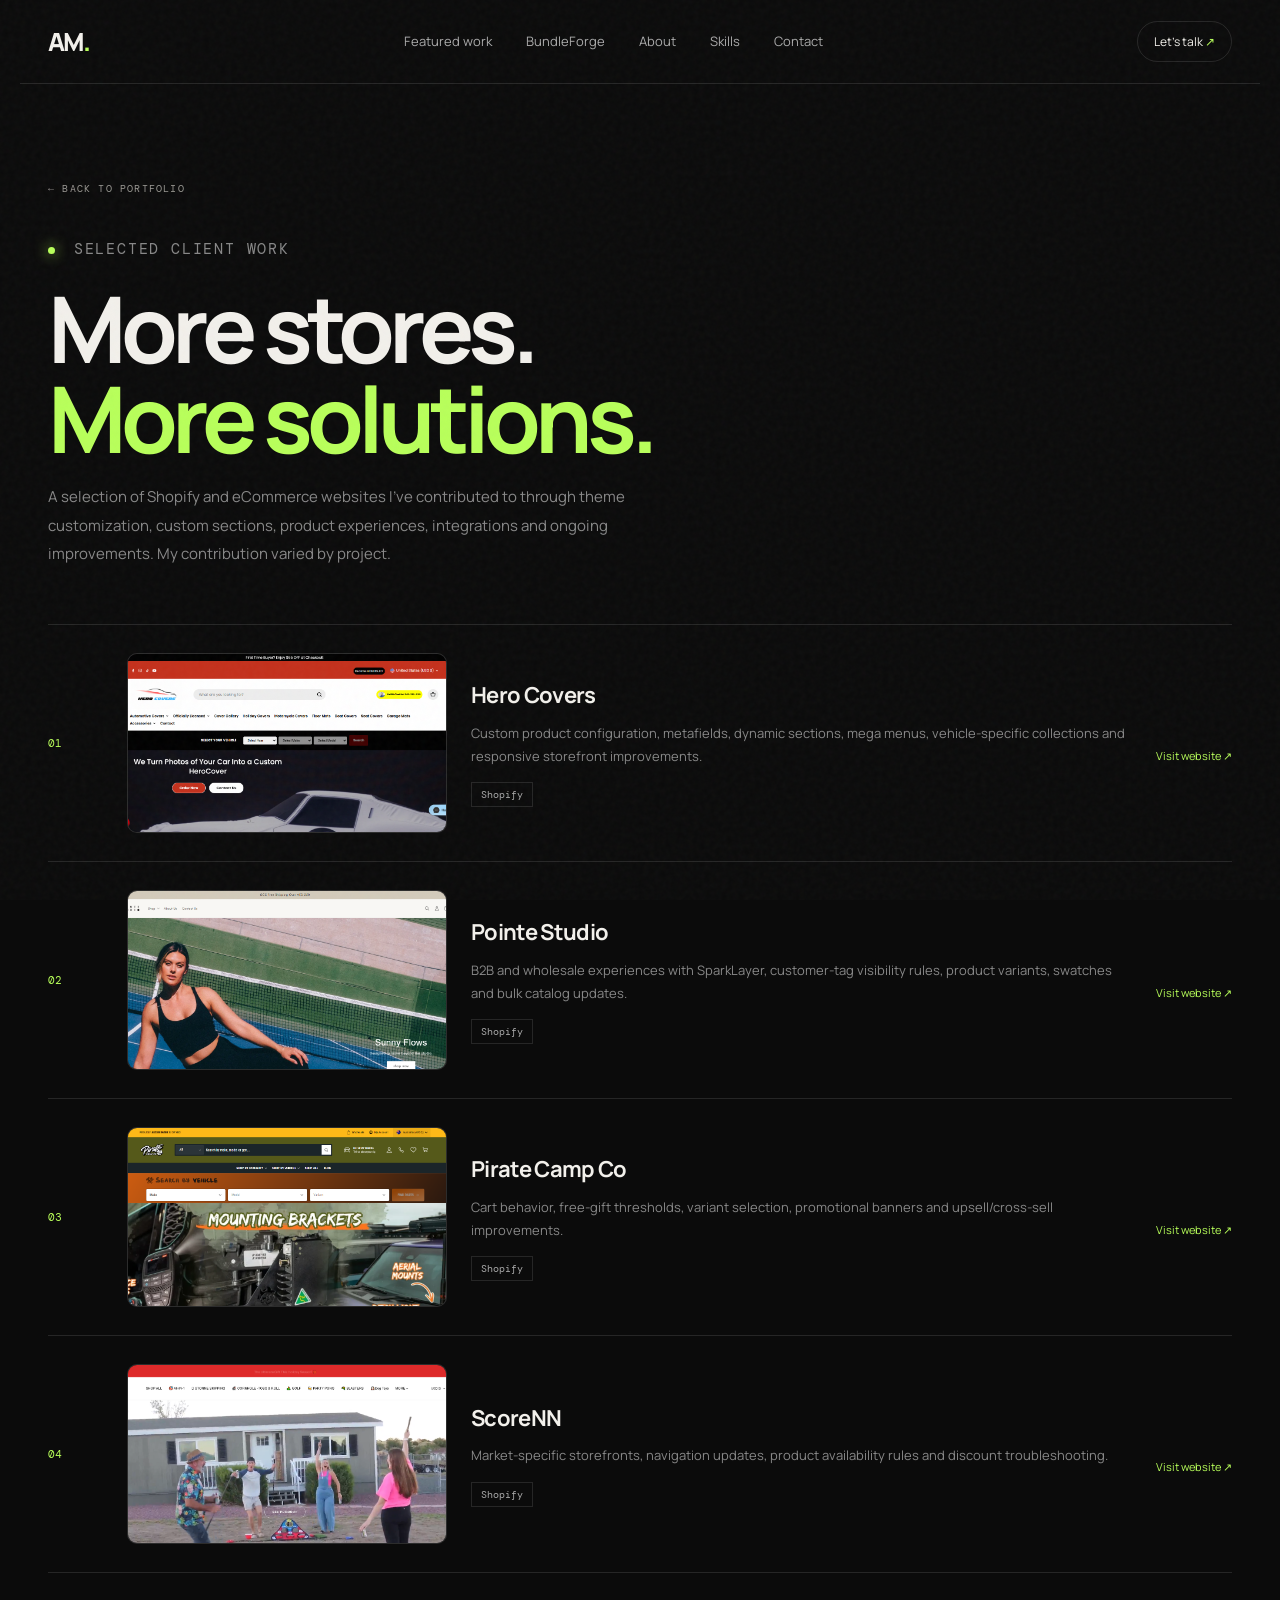
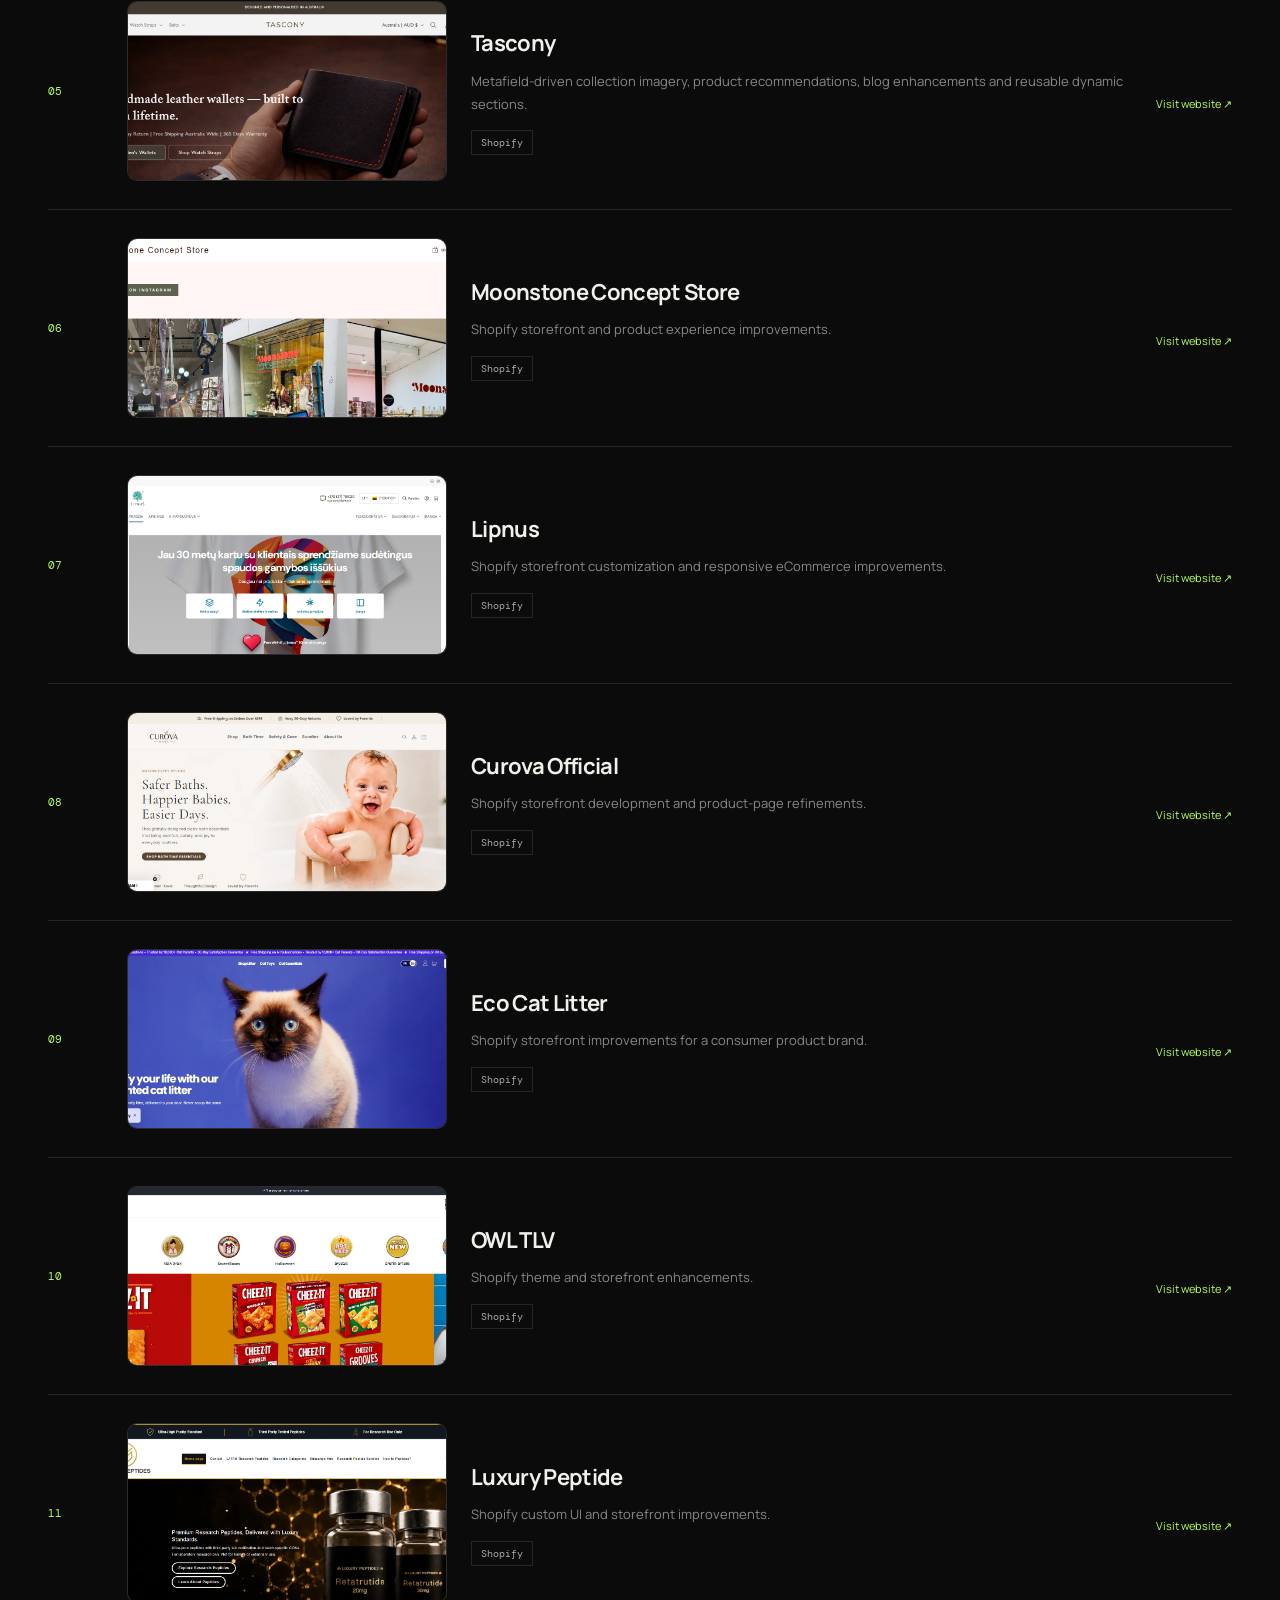
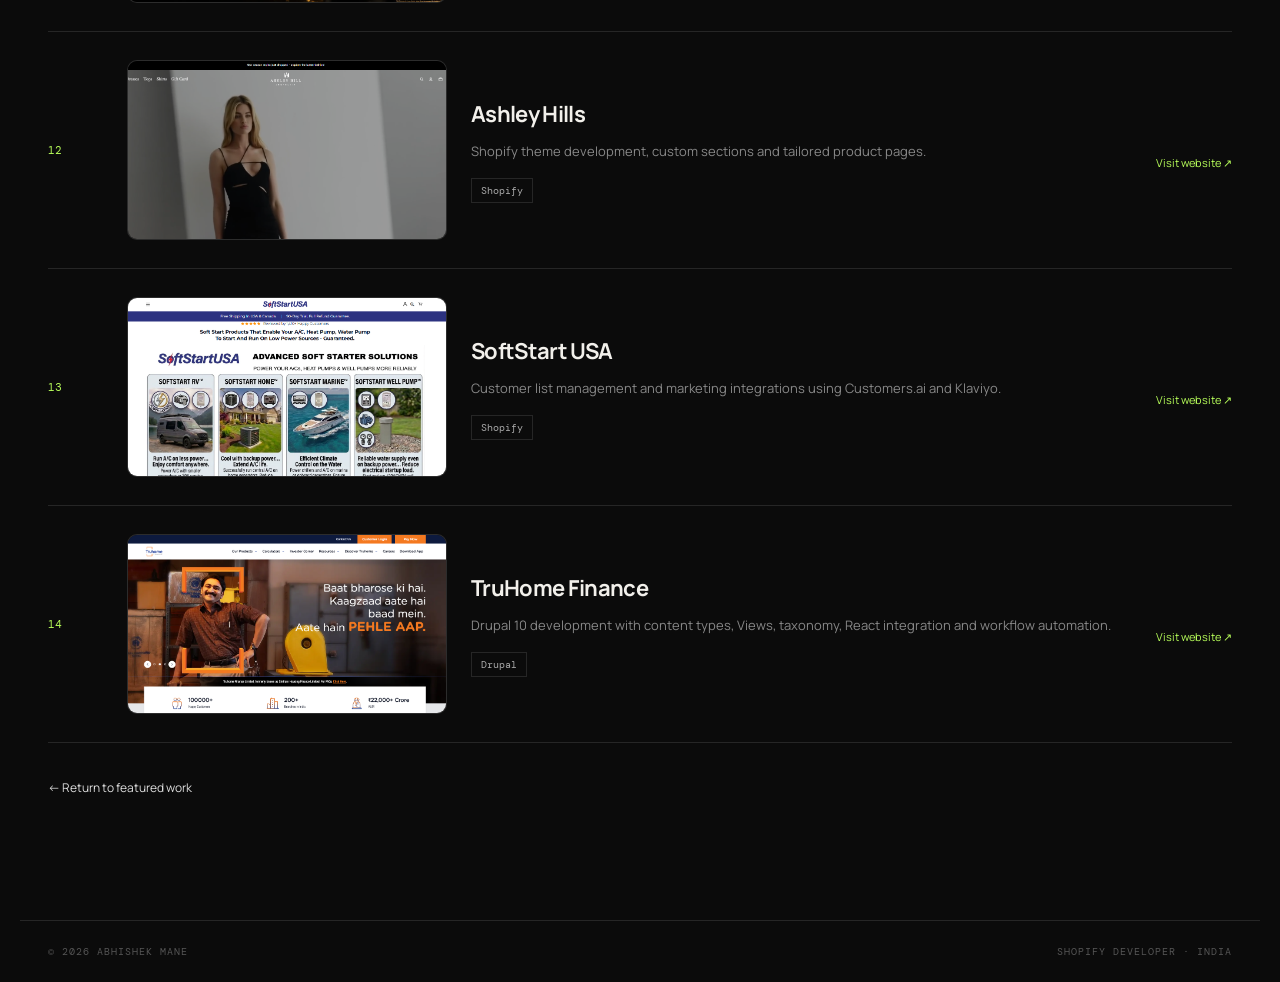
<file: projects.html>
<!DOCTYPE html>
<html lang="en"><head>
<meta charset="UTF-8"><meta name="viewport" content="width=device-width, initial-scale=1.0">
<meta name="description" content="More Shopify and eCommerce projects contributed to by Abhishek Mane.">
<title>More Projects — Abhishek Mane</title>
<link rel="preconnect" href="https://fonts.googleapis.com"><link rel="preconnect" href="https://fonts.gstatic.com" crossorigin>
<link href="https://fonts.googleapis.com/css2?family=DM+Mono:wght@400;500&family=Manrope:wght@400;500;600;700;800&display=swap" rel="stylesheet">
<link rel="stylesheet" href="styles.css">
<style>
.projects-page {max-width:var(--max);margin:auto;padding:90px 28px 120px}
.projects-intro {max-width:760px;margin:35px 0 55px}
.projects-intro h1 {font-size:clamp(48px,8vw,92px);line-height:.98;letter-spacing:-.065em;margin:20px 0}
.projects-intro p {color:#888;font-size:15px;line-height:1.9;max-width:650px}
.all-project-list {border-top:1px solid var(--line)}
.all-project-card {display:grid;grid-template-columns:55px minmax(180px, 320px) 1fr auto;gap:24px;align-items:center;padding:28px 0;border-bottom:1px solid var(--line)}
.all-project-image {display:block;width:100%;aspect-ratio:16/9;object-fit:cover;object-position:top center;border:1px solid var(--line);border-radius:10px;background:var(--surface)}
.all-project-number {font:11px "DM Mono",monospace;color:var(--accent)}
.all-project-content h2 {font-size:22px;letter-spacing:-.03em}
.all-project-content p {max-width:680px;color:#888;font-size:13px;line-height:1.8;margin:8px 0 12px}
.project-tag {display:inline-block;border:1px solid var(--line);padding:5px 9px;color:#aaa;font:10px "DM Mono",monospace}
.projects-back {display:inline-flex;margin-top:35px;color:#ddd;font-size:12px}
@media(max-width:800px){.all-project-card{grid-template-columns:34px minmax(0,1fr);gap:14px}.all-project-image{grid-column:2;grid-row:auto;width:100%;max-width:none;aspect-ratio:16/9}.all-project-content{grid-column:2}.all-project-card>.project-link{grid-column:2;justify-self:start}}
@media(max-width:650px){.projects-page{padding:55px 18px 80px}.all-project-content h2{font-size:19px}}
</style></head><body><div class="noise"></div>
<header class="site-header"><a class="brand" href="index.html">AM<span>.</span></a><nav class="nav"><a href="index.html#work">Featured work</a><a href="bundleforge.html">BundleForge</a><a href="index.html#about">About</a><a href="index.html#skills">Skills</a><a href="index.html#contact">Contact</a></nav><a class="header-cta" href="mailto:abhishekmane08@outlook.com">Let's talk <span>↗</span></a></header>
<main class="projects-page"><a class="eyebrow" href="index.html#work">← Back to portfolio</a><section class="projects-intro"><p class="eyebrow"><span class="status-dot"></span> Selected client work</p><h1>More stores.<br><em>More solutions.</em></h1><p>A selection of Shopify and eCommerce websites I’ve contributed to through theme customization, custom sections, product experiences, integrations and ongoing improvements. My contribution varied by project.</p></section>
<section class="all-project-list" aria-label="Additional projects">      <article class="all-project-card">
        <div class="all-project-number">01</div>
        <img class="all-project-image" src="assets/images/hero-covers-desktop.png" alt="Hero Covers website screenshot"><div class="all-project-content"><h2>Hero Covers</h2><p>Custom product configuration, metafields, dynamic sections, mega menus, vehicle-specific collections and responsive storefront improvements.</p><span class="project-tag">Shopify</span></div>
        <a class="project-link" href="https://www.herocovers.com/" target="_blank" rel="noopener">Visit website ↗</a>
      </article>
      <article class="all-project-card">
        <div class="all-project-number">02</div>
        <img class="all-project-image" src="assets/images/pointestudio-desktop.png" alt="Pointe Studio website screenshot"><div class="all-project-content"><h2>Pointe Studio</h2><p>B2B and wholesale experiences with SparkLayer, customer-tag visibility rules, product variants, swatches and bulk catalog updates.</p><span class="project-tag">Shopify</span></div>
        <a class="project-link" href="https://pointestudio.me/" target="_blank" rel="noopener">Visit website ↗</a>
      </article>
      <article class="all-project-card">
        <div class="all-project-number">03</div>
        <img class="all-project-image" src="assets/images/piratecampco-desktop.png" alt="Pirate Camp Co website screenshot"><div class="all-project-content"><h2>Pirate Camp Co</h2><p>Cart behavior, free-gift thresholds, variant selection, promotional banners and upsell/cross-sell improvements.</p><span class="project-tag">Shopify</span></div>
        <a class="project-link" href="https://piratecampco.com.au/" target="_blank" rel="noopener">Visit website ↗</a>
      </article>
      <article class="all-project-card">
        <div class="all-project-number">04</div>
        <img class="all-project-image" src="assets/images/scorenn-desktop.png" alt="ScoreNN website screenshot"><div class="all-project-content"><h2>ScoreNN</h2><p>Market-specific storefronts, navigation updates, product availability rules and discount troubleshooting.</p><span class="project-tag">Shopify</span></div>
        <a class="project-link" href="https://scorenn.com/" target="_blank" rel="noopener">Visit website ↗</a>
      </article>
      <article class="all-project-card">
        <div class="all-project-number">05</div>
        <img class="all-project-image" src="assets/images/tascony-desktop.png" alt="Tascony website screenshot"><div class="all-project-content"><h2>Tascony</h2><p>Metafield-driven collection imagery, product recommendations, blog enhancements and reusable dynamic sections.</p><span class="project-tag">Shopify</span></div>
        <a class="project-link" href="https://tascony.com/" target="_blank" rel="noopener">Visit website ↗</a>
      </article>
      <article class="all-project-card">
        <div class="all-project-number">06</div>
        <img class="all-project-image" src="assets/images/moonstone-desktop.png" alt="Moonstone Concept Store website screenshot" loading="lazy"><div class="all-project-content"><h2>Moonstone Concept Store</h2><p>Shopify storefront and product experience improvements.</p><span class="project-tag">Shopify</span></div>
        <a class="project-link" href="https://moonstone-conceptstore.com/" target="_blank" rel="noopener">Visit website ↗</a>
      </article>
      <article class="all-project-card">
        <div class="all-project-number">07</div>
        <img class="all-project-image" src="assets/images/lipnus-desktop.png" alt="Lipnus website screenshot"><div class="all-project-content"><h2>Lipnus</h2><p>Shopify storefront customization and responsive eCommerce improvements.</p><span class="project-tag">Shopify</span></div>
        <a class="project-link" href="https://lipnus.eu/" target="_blank" rel="noopener">Visit website ↗</a>
      </article>
      <article class="all-project-card">
        <div class="all-project-number">08</div>
        <img class="all-project-image" src="assets/images/curova-desktop.png" alt="Curova Official website screenshot"><div class="all-project-content"><h2>Curova Official</h2><p>Shopify storefront development and product-page refinements.</p><span class="project-tag">Shopify</span></div>
        <a class="project-link" href="https://curovaofficial.com/" target="_blank" rel="noopener">Visit website ↗</a>
      </article>
      <article class="all-project-card">
        <div class="all-project-number">09</div>
        <img class="all-project-image" src="assets/images/ecocat-desktop.png" alt="Eco Cat Litter website screenshot"><div class="all-project-content"><h2>Eco Cat Litter</h2><p>Shopify storefront improvements for a consumer product brand.</p><span class="project-tag">Shopify</span></div>
        <a class="project-link" href="https://www.ecocatlitter.ca/" target="_blank" rel="noopener">Visit website ↗</a>
      </article>
      <article class="all-project-card">
        <div class="all-project-number">10</div>
        <img class="all-project-image" src="assets/images/owltv-desktop.png" alt="OWL TLV website screenshot"><div class="all-project-content"><h2>OWL TLV</h2><p>Shopify theme and storefront enhancements.</p><span class="project-tag">Shopify</span></div>
        <a class="project-link" href="https://www.owltlv.com/" target="_blank" rel="noopener">Visit website ↗</a>
      </article>
      <article class="all-project-card">
        <div class="all-project-number">11</div>
        <img class="all-project-image" src="assets/images/luxurypeptides-desktop.png" alt="OWL TLV website screenshot"><div class="all-project-content"><h2>Luxury Peptide</h2><p>Shopify custom UI and storefront improvements.</p><span class="project-tag">Shopify</span></div>
        <a class="project-link" href="https://luxurypeptide.com/" target="_blank" rel="noopener">Visit website ↗</a>
      </article>
      <article class="all-project-card">
        <div class="all-project-number">12</div>
        <img class="all-project-image" src="assets/images/ashleyhills-desktop.png" alt="Ashley Hills website screenshot"><div class="all-project-content"><h2>Ashley Hills</h2><p>Shopify theme development, custom sections and tailored product pages.</p><span class="project-tag">Shopify</span></div>
        <a class="project-link" href="https://ashleyhills.com/" target="_blank" rel="noopener">Visit website ↗</a>
      </article>
      <article class="all-project-card">
        <div class="all-project-number">13</div>
        <img class="all-project-image" src="assets/images/softstartusa-desktop.png" alt="OWL TLV website screenshot"><div class="all-project-content"><h2>SoftStart USA</h2><p>Customer list management and marketing integrations using Customers.ai and Klaviyo.</p><span class="project-tag">Shopify</span></div>
        <a class="project-link" href="https://softstartusa.com/" target="_blank" rel="noopener">Visit website ↗</a>
      </article>
      <article class="all-project-card">
        <div class="all-project-number">14</div>
        <img class="all-project-image" src="assets/images/truhome-desktop.png" alt="OWL TLV website screenshot"><div class="all-project-content"><h2>TruHome Finance</h2><p>Drupal 10 development with content types, Views, taxonomy, React integration and workflow automation.</p><span class="project-tag">Drupal</span></div>
        <a class="project-link" href="https://www.truhomefinance.in/" target="_blank" rel="noopener">Visit website ↗</a>
      </article>
</section><a class="projects-back" href="index.html#work">← Return to featured work</a></main>
<footer><span>© 2026 Abhishek Mane</span><span>Shopify Developer · India</span></footer></body></html>
</file>
<file: styles.css>
:root {
  --bg: #0b0b0b;
  --surface: #121212;
  --surface-2: #181818;
  --text: #f2f0eb;
  --muted: #9a9893;
  --line: rgba(255,255,255,.11);
  --accent: #b8ff5a;
  --max: 1240px;
}
* { box-sizing: border-box; margin: 0; padding: 0; }
html { scroll-behavior: smooth; }
body {
  background: var(--bg); color: var(--text); font-family: "Manrope", sans-serif;
  line-height: 1.6; overflow-x: hidden;
}
a { color: inherit; text-decoration: none; }
.noise { position: fixed; inset: 0; pointer-events: none; opacity: .035; z-index: 20;
  background-image: url("data:image/svg+xml,%3Csvg viewBox='0 0 180 180' xmlns='http://www.w3.org/2000/svg'%3E%3Cfilter id='n'%3E%3CfeTurbulence type='fractalNoise' baseFrequency='.9' numOctaves='3' stitchTiles='stitch'/%3E%3C/filter%3E%3Crect width='100%25' height='100%25' filter='url(%23n)'/%3E%3C/svg%3E");
}
.site-header { height: 84px; max-width: var(--max); margin: auto; display: flex; align-items: center; justify-content: space-between; padding: 0 28px; border-bottom: 1px solid var(--line); }
.brand { font-size: 25px; font-weight: 800; letter-spacing: -.08em; }
.brand span { color: var(--accent); }
.nav { display: flex; gap: 34px; color: #aaa; font-size: 13px; }
.nav a:hover, .contact-links a:hover { color: var(--accent); }
.header-cta { border: 1px solid var(--line); padding: 10px 16px; border-radius: 999px; font-size: 12px; }
.header-cta span, .btn span, .text-link span, .project-link, .contact-email span { color: var(--accent); }
.hero { max-width: var(--max); min-height: 730px; margin: auto; padding: 100px 28px 80px; display: grid; grid-template-columns: 1.08fr .92fr; gap: 70px; align-items: center; }
.eyebrow, .section-kicker, .mini-label { font-family: "DM Mono", monospace; text-transform: uppercase; letter-spacing: .12em; font-size: 10px; color: var(--muted); }
.status-dot { display:inline-block; width:7px; height:7px; background:var(--accent); border-radius:50%; margin-right:8px; box-shadow:0 0 14px var(--accent); }
.hero h1 { font-size: clamp(54px, 6.4vw, 94px); line-height: .98; letter-spacing: -.065em; max-width: 800px; margin: 25px 0 28px; }
h1 em, .section h2 span, .contact h2 em { color: var(--accent); font-style: normal; }
.hero-text { max-width: 620px; color: #aaa; font-size: 17px; }
.hero-actions { display:flex; gap:12px; margin: 35px 0 55px; flex-wrap:wrap; }
.btn { padding: 14px 20px; border-radius: 999px; font-size: 12px; font-weight: 700; border:1px solid var(--line); }
.btn-primary { background: var(--accent); color:#0b0b0b; border-color:var(--accent); }
.btn-ghost:hover { border-color: #777; }
.hero-meta { display:flex; gap:40px; }
.hero-meta div { display:flex; flex-direction:column; }
.hero-meta strong { font-size: 20px; }
.hero-meta span { font-size: 10px; color:var(--muted); text-transform:uppercase; letter-spacing:.08em; }
.hero-visual { position:relative; min-height:520px; display:flex; align-items:center; justify-content:center; }
.portrait-frame { width:min(390px, 80%); aspect-ratio: 4/5; overflow:hidden; position:relative; background:#222; border-radius:4px; }
.portrait-frame img { width:100%; height:100%; filter:saturate(.82) contrast(1.04); }
.portrait-tag { position:absolute; left:18px; bottom:18px; padding:9px 12px; background:rgba(0,0,0,.72); backdrop-filter:blur(10px); font:9px "DM Mono",monospace; letter-spacing:.1em; }
.floating-card { position:absolute; right:0; bottom:50px; background:#171717; border:1px solid var(--line); padding:20px 22px; width:210px; box-shadow:0 18px 60px rgba(0,0,0,.35); }
.floating-card strong { display:block; font-size:13px; line-height:1.45; margin-top:7px; }
.arrow { position:absolute; right:18px; top:18px; color:var(--accent); }
.marquee { border-top:1px solid var(--line); border-bottom:1px solid var(--line); overflow:hidden; padding:18px 0; }
.marquee-track { display:flex; gap:28px; align-items:center; white-space:nowrap; width:max-content; animation:scroll 100s linear infinite; font:12px "DM Mono",monospace; letter-spacing:.12em; color:#bdbab4; }
.marquee i { color:var(--accent); font-style:normal; }
@keyframes scroll { to { transform:translateX(-50%); } }
.section { max-width:var(--max); margin:auto; padding:130px 28px; border-bottom:1px solid var(--line); }
.intro-grid { display:grid; grid-template-columns:1.2fr .8fr; gap:80px; margin-top:30px; }
.section h2 { font-size:clamp(40px,5vw,68px); line-height:1.02; letter-spacing:-.055em; }
.intro-copy { color:#aaa; font-size:15px; }
.intro-copy p + p { margin-top:20px; }
.text-link { display:inline-block; margin-top:30px; color:#eee; border-bottom:1px solid #555; padding-bottom:5px; font-size:12px; }
.section-heading { display:flex; justify-content:space-between; gap:50px; align-items:end; margin-bottom:55px; }
.section-heading > p { max-width:330px; color:#777; font-size:12px; }
.project { background:var(--surface); border:1px solid var(--line); }
.project-featured { display:grid; grid-template-columns:1.2fr .8fr; }
.project-media { min-height:430px; }

.project-preview {
  min-height: 430px;
  display: grid;
  place-items: center;
  padding: 24px;
  background:
    radial-gradient(circle at 20% 20%, rgba(184,255,90,.10), transparent 32%),
    linear-gradient(135deg, #1b1b1b, #101010 72%);
}
.project-card .project-preview { min-height: 270px; }
.preview-placeholder {
  width: 100%;
  min-height: 220px;
  border: 1px dashed rgba(255,255,255,.18);
  display: flex;
  flex-direction: column;
  align-items: center;
  justify-content: center;
  gap: 8px;
  text-align: center;
  color: #8b8b85;
  font: 10px "DM Mono", monospace;
  letter-spacing: .1em;
}
.preview-placeholder small {
  font: 10px "Manrope", sans-serif;
  letter-spacing: 0;
  color: #686862;
}

.project-info { padding:38px; display:flex; flex-direction:column; justify-content:center; }
.project-number { font:11px "DM Mono",monospace; color:var(--accent); margin-bottom:20px; }
.project h3 { font-size:34px; letter-spacing:-.04em; }
.project-type { color:#777; font:10px "DM Mono",monospace; text-transform:uppercase; letter-spacing:.1em; margin:4px 0 20px; }
.project-info p:not(.project-type) { color:#999; font-size:13px; }
.chips { display:flex; flex-wrap:wrap; gap:7px; margin-top:24px; }
.chips span { font:9px "DM Mono",monospace; padding:6px 8px; border:1px solid var(--line); color:#aaa; }
.project-link { margin-top:25px; font-size:11px; }
.project-grid { display:grid; grid-template-columns:1fr 1fr; gap:20px; margin-top:20px; }
.project-card .project-media { min-height:270px; }
.project-card .project-info { padding:28px; }
.project-card h3 { font-size:28px; }
.more-work { margin-top:22px; padding:20px 0; display:flex; gap:12px; flex-wrap:wrap; align-items:center; color:#777; font-size:11px; }
.more-work strong { color:#ddd; border:1px solid var(--line); padding:8px 11px; font-weight:500; }
.services-grid { display:grid; grid-template-columns:repeat(2,1fr); margin-top:45px; border-top:1px solid var(--line); }
.service { padding:30px 25px 35px 0; border-bottom:1px solid var(--line); }
.service:nth-child(odd) { border-right:1px solid var(--line); padding-right:50px; }
.service:nth-child(even) { padding-left:50px; }
.service span { color:var(--accent); font:10px "DM Mono",monospace; }
.service h3 { font-size:22px; margin:20px 0 8px; }
.service p { color:#888; font-size:13px; max-width:440px; }
.skills-grid { display:grid; grid-template-columns:.7fr 1.3fr; gap:80px; margin-top:40px; }
.skills-grid > div > p { color:#777; font-size:13px; max-width:350px; margin-top:15px; }
.skill-list { border-top:1px solid var(--line); }
.skill-list div { display:grid; grid-template-columns:150px 1fr; gap:25px; padding:20px 0; border-bottom:1px solid var(--line); }
.skill-list span { font-size:13px; color:#ddd; }
.skill-list b { font-size:12px; color:#777; font-weight:500; }
.timeline { margin-top:45px; }
.timeline-item { display:grid; grid-template-columns:210px 1fr; gap:40px; padding:30px 0; border-top:1px solid var(--line); }
.timeline-date { font:10px "DM Mono",monospace; color:var(--muted); }
.timeline h3 { font-size:22px; }
.company { color:var(--accent); font-size:12px; margin:3px 0 12px; }
.timeline p:last-child { color:#888; font-size:13px; max-width:700px; }
.education-grid { display:grid; grid-template-columns:1fr 1fr; gap:20px; margin-top:40px; }
.education-grid div { background:var(--surface); border:1px solid var(--line); padding:28px; }
.education-grid h3 { font-size:17px; }
.education-grid p { color:#777; font-size:12px; margin-top:8px; }
.contact { max-width:var(--max); margin:auto; padding:150px 28px 120px; text-align:center; }
.contact h2 { font-size:clamp(48px,7vw,92px); line-height:.98; letter-spacing:-.065em; margin:25px 0 45px; }
.contact-email { font-size:18px; border-bottom:1px solid #555; padding-bottom:7px; }
.contact-links { margin-top:30px; display:flex; justify-content:center; gap:25px; font:11px "DM Mono",monospace; color:#888; }
footer { max-width:var(--max); margin:auto; border-top:1px solid var(--line); padding:24px 28px; display:flex; justify-content:space-between; color:#555; font:10px "DM Mono",monospace; text-transform:uppercase; letter-spacing:.1em; }
@media (max-width: 900px) {
  .nav { display:none; }
  .hero, .project-featured, .intro-grid, .skills-grid { grid-template-columns:1fr; }
  .hero { padding-top:70px; }
  .hero-visual { min-height:500px; }
  .project-featured .project-media { min-height:350px; }
  .section-heading { align-items:start; flex-direction:column; }
}
@media (max-width: 650px) {
  .site-header { padding:0 18px; }
  .header-cta { display:none; }
  .hero, .section, .contact { padding-left:18px; padding-right:18px; }
  .hero { padding-top:55px; }
  .hero h1 { font-size:52px; }
  .hero-meta { gap:18px; flex-wrap:wrap; }
  .portrait-frame { width:85%; }
  .floating-card { right:0; bottom:25px; width:185px; }
  .project-grid, .services-grid, .education-grid { grid-template-columns:1fr; }
  .service:nth-child(odd), .service:nth-child(even) { border-right:0; padding:28px 0; padding-left:0; }
  .skill-list div { grid-template-columns:1fr; gap:7px; }
  .timeline-item { grid-template-columns:1fr; gap:10px; }
  .contact { padding-top:100px; }
  .contact-email { font-size:14px; }
  footer { padding:20px 18px; }
}


/* Project screenshot previews */
.project-preview { overflow: hidden; }
.project-preview > img { display:block; width:100%; height:100%; min-height:240px; object-fit:cover; object-position:top center; }


/* Responsive screenshot and layout corrections */
.project-preview { min-height: 0; padding: 0; display: block; aspect-ratio: 16 / 9; background: #111; }
.project-preview > img { display:block; width:100%; height:100%; min-height:0; object-fit:cover; object-position:top center; }
.project-featured .project-media { min-height:0; }
.project-card .project-media { min-height:0; }
.project-info { min-width:0; }
.project h3, .project-info p { overflow-wrap:anywhere; }
@media (min-width: 901px) {
  .project-featured .project-preview { aspect-ratio: 16 / 10; }
  .project-card .project-preview { aspect-ratio: 16 / 9; }
}
@media (max-width: 900px) {
  .hero { min-height:0; gap:35px; padding-top:70px; padding-bottom:65px; }
  .hero-visual { min-height:430px; }
  .project-featured { grid-template-columns:minmax(0,1fr); }
  .project-featured .project-preview { aspect-ratio:16/9; }
  .project-info { padding:26px; }
  .section { padding-top:85px; padding-bottom:85px; }
  .intro-grid { gap:30px; }
  .skills-grid { gap:35px; }
}
@media (max-width: 650px) {
  .hero h1 { font-size:clamp(42px, 11vw, 54px); }
  .hero-text { font-size:15px; }
  .hero-visual { min-height:360px; }
  .portrait-frame { width:min(78%, 290px); }
  .floating-card { right:0; bottom:12px; width:165px; padding:14px; }
  .section-heading { gap:18px; margin-bottom:30px; }
  .section h2 { font-size:clamp(34px, 9vw, 46px); }
  .project-grid { gap:16px; }
  .project-card .project-info { padding:20px; }
  .project-card h3 { font-size:24px; }
  .project-featured .project-info { padding:22px; }
  .services-grid { margin-top:25px; }
  .skills-grid { margin-top:25px; }
  .contact h2 { font-size:clamp(42px, 11vw, 60px); }
  .contact-links { flex-wrap:wrap; gap:15px; }
  footer { gap:12px; flex-wrap:wrap; font-size:9px; }
}

/* Refined homepage selected-work layout */
.work-section .section-heading { margin-bottom: 42px; }
.work-section .project { min-width: 0; overflow: hidden; border-radius: 3px; }
.work-section .project-featured { align-items: stretch; }
.work-section .project-featured .project-preview { aspect-ratio: 16 / 10; }
.work-section .project-featured .project-preview img { object-fit: cover; object-position: top center; transition: transform .6s ease; }
.work-section .project-info { min-width: 0; }
.work-section .project-grid { align-items: stretch; gap: 18px; }
.work-section .project-card { display: flex; flex-direction: column; min-width: 0; }
.work-section .project-card .project-preview { aspect-ratio: 16 / 9; flex: 0 0 auto; }
.work-section .project-card .project-preview img { object-fit: cover; object-position: top center; transition: transform .6s ease; }
.work-section .project-card .project-info { flex: 1; align-items: flex-start; padding: 25px; }
.work-section .project-card .project-number { margin-bottom: 12px; }
.work-section .project-card h3 { font-size: clamp(22px, 2vw, 28px); line-height: 1.1; }
.work-section .project-card .project-type { margin-bottom: 13px; line-height: 1.6; }
.work-section .project-card .project-info p:not(.project-type) { line-height: 1.75; }
.work-section .project-card .chips { margin-top: 18px; }
.work-section .project-card .project-link { margin-top: 20px; }
.work-section .project:hover .project-preview img { transform: scale(1.025); }
.work-section .more-work { justify-content: space-between; gap: 18px 28px; margin-top: 28px; padding: 22px 0 0; border-top: 1px solid var(--line); }
.work-section .more-work p { flex: 1; min-width: 180px; margin: 0; }
.work-section .more-work .btn { flex: 0 0 auto; }
@media (max-width: 900px) {
  .work-section .project-featured { grid-template-columns: minmax(0, 1fr); }
  .work-section .project-featured .project-preview { aspect-ratio: 16 / 9; }
  .work-section .project-featured .project-info { padding: 28px; }
}
@media (max-width: 650px) {
  .work-section .section-heading { align-items: flex-start; flex-direction: column; margin-bottom: 26px; }
  .work-section .section-heading > p { max-width: 100%; }
  .work-section .project-grid { grid-template-columns: minmax(0, 1fr); gap: 16px; }
  .work-section .project-card .project-preview { aspect-ratio: 16 / 9; }
  .work-section .project-card .project-info { padding: 22px; }
  .work-section .more-work { align-items: flex-start; flex-direction: column; }
  .work-section .more-work p { min-width: 0; }
}


/* =========================================
   SELECTED WORK — STRUCTURE-FIRST FIX
   ========================================= */
#work .project-featured {
  display: grid;
  grid-template-columns: minmax(0, 1.2fr) minmax(280px, .8fr);
  align-items: stretch;
  gap: 0;
  overflow: hidden;
}
#work .project-featured > .project-media,
#work .project-card > .project-media {
  display: block;
  min-width: 0;
  min-height: 0;
  padding: 0;
  overflow: hidden;
  aspect-ratio: 16 / 9;
  background: #111;
}
#work .project-featured > .project-media img,
#work .project-card > .project-media img {
  display: block;
  width: 100%;
  height: 100%;
  min-height: 0;
  object-fit: cover;
  object-position: top center;
  transition: transform .35s ease;
}
#work .project-featured > .project-media:hover img,
#work .project-card > .project-media:hover img {
  transform: scale(1.02);
}
#work .project-featured > .project-info,
#work .project-card > .project-info {
  min-width: 0;
  display: flex;
  flex-direction: column;
  align-items: flex-start;
}
#work .project-featured > .project-info { padding: clamp(24px, 3vw, 42px); }
#work .project-grid {
  display: grid;
  grid-template-columns: repeat(2, minmax(0, 1fr));
  align-items: stretch;
  gap: 20px;
  margin-top: 20px;
}
#work .project-card {
  display: flex;
  flex-direction: column;
  min-width: 0;
  overflow: hidden;
}
#work .project-card > .project-info {
  flex: 1;
  width: 100%;
  padding: 24px;
}
#work .project-card .project-link { margin-top: auto; padding-top: 22px; }
#work .project-card h3 { font-size: clamp(22px, 2.2vw, 28px); line-height: 1.15; }
#work .project-card p:not(.project-type) { line-height: 1.75; }
#work .project-card .chips { margin-top: 18px; }
#work .more-work {
  display: flex;
  justify-content: space-between;
  align-items: center;
  gap: 24px;
  margin-top: 28px;
}
#work .more-work > div { min-width: 0; }
#work .more-work p { margin-top: 6px; }

@media (max-width: 900px) {
  #work .project-featured { grid-template-columns: minmax(0, 1fr); }
  #work .project-featured > .project-media { aspect-ratio: 16 / 9; }
  #work .project-featured > .project-info { padding: 26px; }
}
@media (max-width: 650px) {
  #work .project-grid { grid-template-columns: minmax(0, 1fr); gap: 18px; }
  #work .project-featured > .project-media,
  #work .project-card > .project-media { aspect-ratio: 16 / 9; }
  #work .project-featured > .project-info,
  #work .project-card > .project-info { padding: 20px 18px; }
  #work .project-card h3 { font-size: 24px; }
  #work .more-work { align-items: flex-start; flex-direction: column; }
}


/* BundleForge portfolio feature */
.bundleforge-featured { margin-bottom: 20px; }
.bundleforge-preview { position:relative; overflow:hidden; flex-direction:column; gap:18px; }
.bf-window { width:min(94%,560px); border:1px solid rgba(255,255,255,.14); border-radius:10px; overflow:hidden; background:#101311; box-shadow:0 25px 70px rgba(0,0,0,.35); transform:rotate(-1deg); }
.bf-window-top { height:38px; display:flex; align-items:center; gap:5px; padding:0 12px; border-bottom:1px solid rgba(255,255,255,.1); color:#d9e5d2; font:10px "DM Mono",monospace; }
.bf-window-top span { width:6px;height:6px;border-radius:50%;background:#62675e; }
.bf-window-top b { margin-left:auto; font-weight:500; }
.bf-window-body { display:grid; grid-template-columns:48px 1fr; min-height:260px; }
.bf-sidebar { display:flex; flex-direction:column; align-items:center; gap:18px; padding-top:25px; border-right:1px solid rgba(255,255,255,.08); }
.bf-sidebar i { width:13px;height:13px;border:1px solid #6b8061;border-radius:4px; }
.bf-dashboard { padding:24px; display:flex; flex-direction:column; align-items:flex-start; }
.bf-dashboard small { color:#9dbb8e; font:9px "DM Mono",monospace; letter-spacing:.1em; }
.bf-dashboard strong { font-size:25px; letter-spacing:-.05em; margin:7px 0 18px; }
.bf-progress { display:flex; gap:7px; width:100%; margin-bottom:18px; }
.bf-progress i { height:4px; border-radius:4px; background:#343a31; flex:1; }
.bf-progress i:first-child { background:var(--accent); }
.bf-mini-card { width:100%; display:flex; justify-content:space-between; gap:10px; padding:12px 14px; margin-bottom:8px; background:#1b2119; border:1px solid rgba(255,255,255,.08); border-radius:5px; font-size:10px; }
.bf-mini-card span { color:#898f83; }
.bf-mini-card b { color:#dcebd3; font-weight:600; }
.bf-preview-caption { color:#a5a79f; font:9px "DM Mono",monospace; letter-spacing:.14em; }
.bundleforge-featured .project-link { color:var(--accent); }
@media(max-width:800px) {
  .bundleforge-featured { grid-template-columns:1fr; }
  .bundleforge-preview { min-height:340px; }
  .bf-window { width:100%; }
  .bf-window-body { min-height:220px; }
  .bf-dashboard { padding:18px; }
  .bf-dashboard strong { font-size:21px; }
  .bf-mini-card { font-size:9px; }
}
</file>
<file: abhishek-shopify-portfolio/styles.css>
:root {
  --bg: #0b0b0b;
  --surface: #121212;
  --surface-2: #181818;
  --text: #f2f0eb;
  --muted: #9a9893;
  --line: rgba(255,255,255,.11);
  --accent: #b8ff5a;
  --max: 1240px;
}
* { box-sizing: border-box; margin: 0; padding: 0; }
html { scroll-behavior: smooth; }
body {
  background: var(--bg); color: var(--text); font-family: "Manrope", sans-serif;
  line-height: 1.6; overflow-x: hidden;
}
a { color: inherit; text-decoration: none; }
.noise { position: fixed; inset: 0; pointer-events: none; opacity: .035; z-index: 20;
  background-image: url("data:image/svg+xml,%3Csvg viewBox='0 0 180 180' xmlns='http://www.w3.org/2000/svg'%3E%3Cfilter id='n'%3E%3CfeTurbulence type='fractalNoise' baseFrequency='.9' numOctaves='3' stitchTiles='stitch'/%3E%3C/filter%3E%3Crect width='100%25' height='100%25' filter='url(%23n)'/%3E%3C/svg%3E");
}
.site-header { height: 84px; max-width: var(--max); margin: auto; display: flex; align-items: center; justify-content: space-between; padding: 0 28px; border-bottom: 1px solid var(--line); }
.brand { font-size: 25px; font-weight: 800; letter-spacing: -.08em; }
.brand span { color: var(--accent); }
.nav { display: flex; gap: 34px; color: #aaa; font-size: 13px; }
.nav a:hover, .contact-links a:hover { color: var(--accent); }
.header-cta { border: 1px solid var(--line); padding: 10px 16px; border-radius: 999px; font-size: 12px; }
.header-cta span, .btn span, .text-link span, .project-link, .contact-email span { color: var(--accent); }
.hero { max-width: var(--max); min-height: 730px; margin: auto; padding: 100px 28px 80px; display: grid; grid-template-columns: 1.08fr .92fr; gap: 70px; align-items: center; }
.eyebrow, .section-kicker, .mini-label { font-family: "DM Mono", monospace; text-transform: uppercase; letter-spacing: .12em; font-size: 10px; color: var(--muted); }
.status-dot { display:inline-block; width:7px; height:7px; background:var(--accent); border-radius:50%; margin-right:8px; box-shadow:0 0 14px var(--accent); }
.hero h1 { font-size: clamp(54px, 6.4vw, 94px); line-height: .98; letter-spacing: -.065em; max-width: 800px; margin: 25px 0 28px; }
h1 em, .section h2 span, .contact h2 em { color: var(--accent); font-style: normal; }
.hero-text { max-width: 620px; color: #aaa; font-size: 17px; }
.hero-actions { display:flex; gap:12px; margin: 35px 0 55px; flex-wrap:wrap; }
.btn { padding: 14px 20px; border-radius: 999px; font-size: 12px; font-weight: 700; border:1px solid var(--line); }
.btn-primary { background: var(--accent); color:#0b0b0b; border-color:var(--accent); }
.btn-ghost:hover { border-color: #777; }
.hero-meta { display:flex; gap:40px; }
.hero-meta div { display:flex; flex-direction:column; }
.hero-meta strong { font-size: 20px; }
.hero-meta span { font-size: 10px; color:var(--muted); text-transform:uppercase; letter-spacing:.08em; }
.hero-visual { position:relative; min-height:520px; display:flex; align-items:center; justify-content:center; }
.portrait-frame { width:min(390px, 80%); aspect-ratio: 4/5; overflow:hidden; position:relative; background:#222; border-radius:4px; }
.portrait-frame img { width:100%; height:100%; filter:saturate(.82) contrast(1.04); }
.portrait-tag { position:absolute; left:18px; bottom:18px; padding:9px 12px; background:rgba(0,0,0,.72); backdrop-filter:blur(10px); font:9px "DM Mono",monospace; letter-spacing:.1em; }
.floating-card { position:absolute; right:0; bottom:50px; background:#171717; border:1px solid var(--line); padding:20px 22px; width:210px; box-shadow:0 18px 60px rgba(0,0,0,.35); }
.floating-card strong { display:block; font-size:13px; line-height:1.45; margin-top:7px; }
.arrow { position:absolute; right:18px; top:18px; color:var(--accent); }
.marquee { border-top:1px solid var(--line); border-bottom:1px solid var(--line); overflow:hidden; padding:18px 0; }
.marquee-track { display:flex; gap:28px; align-items:center; white-space:nowrap; width:max-content; animation:scroll 100s linear infinite; font:12px "DM Mono",monospace; letter-spacing:.12em; color:#bdbab4; }
.marquee i { color:var(--accent); font-style:normal; }
@keyframes scroll { to { transform:translateX(-50%); } }
.section { max-width:var(--max); margin:auto; padding:130px 28px; border-bottom:1px solid var(--line); }
.intro-grid { display:grid; grid-template-columns:1.2fr .8fr; gap:80px; margin-top:30px; }
.section h2 { font-size:clamp(40px,5vw,68px); line-height:1.02; letter-spacing:-.055em; }
.intro-copy { color:#aaa; font-size:15px; }
.intro-copy p + p { margin-top:20px; }
.text-link { display:inline-block; margin-top:30px; color:#eee; border-bottom:1px solid #555; padding-bottom:5px; font-size:12px; }
.section-heading { display:flex; justify-content:space-between; gap:50px; align-items:end; margin-bottom:55px; }
.section-heading > p { max-width:330px; color:#777; font-size:12px; }
.project { background:var(--surface); border:1px solid var(--line); }
.project-featured { display:grid; grid-template-columns:1.2fr .8fr; }
.project-media { min-height:430px; }
.video-placeholder { background:
  radial-gradient(circle at 50% 40%, rgba(184,255,90,.10), transparent 32%),
  linear-gradient(135deg, #181818, #0e0e0e 70%);
  display:flex; align-items:center; justify-content:center; position:relative; overflow:hidden;
}
.video-placeholder:before { content:""; position:absolute; inset:25px; border:1px dashed rgba(255,255,255,.12); }
.play-ring { width:76px; height:76px; border:1px solid rgba(184,255,90,.7); color:var(--accent); border-radius:50%; display:grid; place-items:center; padding-left:3px; font-size:18px; position:relative; z-index:1; }
.media-bottom { position:absolute; bottom:16px; left:18px; right:18px; display:flex; justify-content:space-between; font:9px "DM Mono",monospace; color:#777; letter-spacing:.12em; z-index:2; }
.project-info { padding:38px; display:flex; flex-direction:column; justify-content:center; }
.project-number { font:11px "DM Mono",monospace; color:var(--accent); margin-bottom:20px; }
.project h3 { font-size:34px; letter-spacing:-.04em; }
.project-type { color:#777; font:10px "DM Mono",monospace; text-transform:uppercase; letter-spacing:.1em; margin:4px 0 20px; }
.project-info p:not(.project-type) { color:#999; font-size:13px; }
.chips { display:flex; flex-wrap:wrap; gap:7px; margin-top:24px; }
.chips span { font:9px "DM Mono",monospace; padding:6px 8px; border:1px solid var(--line); color:#aaa; }
.project-link { margin-top:25px; font-size:11px; }
.project-grid { display:grid; grid-template-columns:1fr 1fr; gap:20px; margin-top:20px; }
.project-card .project-media { min-height:270px; }
.project-card .project-info { padding:28px; }
.project-card h3 { font-size:28px; }
.more-work { margin-top:22px; padding:20px 0; display:flex; gap:12px; flex-wrap:wrap; align-items:center; color:#777; font-size:11px; }
.more-work strong { color:#ddd; border:1px solid var(--line); padding:8px 11px; font-weight:500; }
.services-grid { display:grid; grid-template-columns:repeat(2,1fr); margin-top:45px; border-top:1px solid var(--line); }
.service { padding:30px 25px 35px 0; border-bottom:1px solid var(--line); }
.service:nth-child(odd) { border-right:1px solid var(--line); padding-right:50px; }
.service:nth-child(even) { padding-left:50px; }
.service span { color:var(--accent); font:10px "DM Mono",monospace; }
.service h3 { font-size:22px; margin:20px 0 8px; }
.service p { color:#888; font-size:13px; max-width:440px; }
.skills-grid { display:grid; grid-template-columns:.7fr 1.3fr; gap:80px; margin-top:40px; }
.skills-grid > div > p { color:#777; font-size:13px; max-width:350px; margin-top:15px; }
.skill-list { border-top:1px solid var(--line); }
.skill-list div { display:grid; grid-template-columns:150px 1fr; gap:25px; padding:20px 0; border-bottom:1px solid var(--line); }
.skill-list span { font-size:13px; color:#ddd; }
.skill-list b { font-size:12px; color:#777; font-weight:500; }
.timeline { margin-top:45px; }
.timeline-item { display:grid; grid-template-columns:210px 1fr; gap:40px; padding:30px 0; border-top:1px solid var(--line); }
.timeline-date { font:10px "DM Mono",monospace; color:var(--muted); }
.timeline h3 { font-size:22px; }
.company { color:var(--accent); font-size:12px; margin:3px 0 12px; }
.timeline p:last-child { color:#888; font-size:13px; max-width:700px; }
.education-grid { display:grid; grid-template-columns:1fr 1fr; gap:20px; margin-top:40px; }
.education-grid div { background:var(--surface); border:1px solid var(--line); padding:28px; }
.education-grid h3 { font-size:17px; }
.education-grid p { color:#777; font-size:12px; margin-top:8px; }
.contact { max-width:var(--max); margin:auto; padding:150px 28px 120px; text-align:center; }
.contact h2 { font-size:clamp(48px,7vw,92px); line-height:.98; letter-spacing:-.065em; margin:25px 0 45px; }
.contact-email { font-size:18px; border-bottom:1px solid #555; padding-bottom:7px; }
.contact-links { margin-top:30px; display:flex; justify-content:center; gap:25px; font:11px "DM Mono",monospace; color:#888; }
footer { max-width:var(--max); margin:auto; border-top:1px solid var(--line); padding:24px 28px; display:flex; justify-content:space-between; color:#555; font:10px "DM Mono",monospace; text-transform:uppercase; letter-spacing:.1em; }
@media (max-width: 900px) {
  .nav { display:none; }
  .hero, .project-featured, .intro-grid, .skills-grid { grid-template-columns:1fr; }
  .hero { padding-top:70px; }
  .hero-visual { min-height:500px; }
  .project-featured .project-media { min-height:350px; }
  .section-heading { align-items:start; flex-direction:column; }
}
@media (max-width: 650px) {
  .site-header { padding:0 18px; }
  .header-cta { display:none; }
  .hero, .section, .contact { padding-left:18px; padding-right:18px; }
  .hero { padding-top:55px; }
  .hero h1 { font-size:52px; }
  .hero-meta { gap:18px; flex-wrap:wrap; }
  .portrait-frame { width:85%; }
  .floating-card { right:0; bottom:25px; width:185px; }
  .project-grid, .services-grid, .education-grid { grid-template-columns:1fr; }
  .service:nth-child(odd), .service:nth-child(even) { border-right:0; padding:28px 0; padding-left:0; }
  .skill-list div { grid-template-columns:1fr; gap:7px; }
  .timeline-item { grid-template-columns:1fr; gap:10px; }
  .contact { padding-top:100px; }
  .contact-email { font-size:14px; }
  footer { padding:20px 18px; }
}

/* =========================================================
   BUNDLEFORGE — FEATURED APP
========================================================= */

.bundleforge-section {
  width: 100%;
  padding: 130px 0;
  border-top: 1px solid var(--line);
}


/* ---------- Heading ---------- */

.bundleforge-heading {
  align-items: flex-end;
  margin-bottom: 45px;
}

.bundleforge-heading h2 {
  max-width: 850px;
}

.bundleforge-heading h2 span {
  display: block;
}


.bundleforge-status {
  display: inline-flex;
  align-items: center;
  gap: 9px;

  padding: 9px 13px;

  border: 1px solid var(--line);
  border-radius: 999px;

  color: var(--muted);

  font-family: "DM Mono", monospace;
  font-size: 0.65rem;
  letter-spacing: 0.1em;
  text-transform: uppercase;

  white-space: nowrap;
}


.bundleforge-status-dot {
  width: 7px;
  height: 7px;

  border-radius: 50%;

  background: var(--accent);

  box-shadow: 0 0 0 4px rgba(184, 255, 90, 0.08);

  animation: bundleforge-pulse 2s ease-in-out infinite;
}


@keyframes bundleforge-pulse {

  0%,
  100% {
    opacity: 0.45;
    transform: scale(0.85);
  }

  50% {
    opacity: 1;
    transform: scale(1);
  }

}


/* ---------- Full Width Video ---------- */

.bundleforge-video {
  width: 100%;
  height: min(76vh, 820px);

  overflow: hidden;

  background: var(--surface);

  border: 1px solid var(--line);
}


.bundleforge-video-trigger {
  width: 100%;
  height: 100%;

  min-height: 0;

  border: 0;
  border-radius: 0;

  background:
    radial-gradient(
      circle at 50% 50%,
      rgba(184, 255, 90, 0.055),
      transparent 38%
    ),
    var(--surface);

  color: var(--text);

  cursor: pointer;
}


.bundleforge-video-trigger::before {
  content: "BUNDLEFORGE";

  position: absolute;

  top: 50%;
  left: 50%;

  transform: translate(-50%, -50%);

  font-family: "DM Mono", monospace;

  font-size: clamp(3rem, 10vw, 9rem);

  font-weight: 500;

  letter-spacing: -0.07em;

  color: rgba(255, 255, 255, 0.025);

  white-space: nowrap;

  pointer-events: none;
}


.bundleforge-video-trigger .play-ring {
  position: relative;
  z-index: 2;

  width: 86px;
  height: 86px;

  transition:
    transform 0.35s ease,
    background 0.35s ease,
    border-color 0.35s ease;
}


.bundleforge-video-trigger:hover .play-ring {
  transform: scale(1.1);

  background: var(--accent);

  border-color: var(--accent);

  color: #0b0b0b;
}


.bundleforge-video-trigger .media-bottom {
  z-index: 3;
}


/* ---------- Intro ---------- */

.bundleforge-intro {
  display: grid;

  grid-template-columns: 1fr 1fr;

  gap: 90px;

  padding: 90px 0;

  border-bottom: 1px solid var(--line);
}


.bundleforge-intro-title h3 {
  max-width: 580px;

  margin-top: 20px;

  font-size: clamp(2rem, 4vw, 4rem);

  line-height: 0.98;

  letter-spacing: -0.055em;
}


.bundleforge-intro-title h3 span {
  display: block;

  color: var(--muted);
}


.bundleforge-intro-copy {
  max-width: 620px;
}


.bundleforge-intro-copy p {
  margin: 0 0 25px;

  color: var(--muted);

  font-size: 0.98rem;

  line-height: 1.8;
}


.bundleforge-intro-copy p:last-child {
  margin-bottom: 0;
}


/* ---------- Feature Grid ---------- */

.bundleforge-features {
  display: grid;

  grid-template-columns: repeat(4, 1fr);

  border-bottom: 1px solid var(--line);
}


.bundleforge-feature {
  min-height: 260px;

  padding: 30px;

  border-right: 1px solid var(--line);

  transition:
    background 0.3s ease,
    transform 0.3s ease;
}


.bundleforge-feature:first-child {
  border-left: 1px solid var(--line);
}


.bundleforge-feature:hover {
  background: rgba(255, 255, 255, 0.025);

  transform: translateY(-3px);
}


.bundleforge-feature-number {
  display: block;

  margin-bottom: 65px;

  color: var(--accent);

  font-family: "DM Mono", monospace;

  font-size: 0.65rem;

  letter-spacing: 0.08em;
}


.bundleforge-feature h4 {
  margin-bottom: 12px;

  font-size: 1.05rem;

  font-weight: 600;
}


.bundleforge-feature p {
  max-width: 250px;

  margin: 0;

  color: var(--muted);

  font-size: 0.85rem;

  line-height: 1.65;
}


/* ---------- Technology Stack ---------- */

.bundleforge-stack {
  display: flex;

  flex-wrap: wrap;

  gap: 8px;

  padding-top: 35px;
}


.bundleforge-stack span {
  padding: 9px 13px;

  border: 1px solid var(--line);

  border-radius: 999px;

  color: var(--muted);

  font-family: "DM Mono", monospace;

  font-size: 0.62rem;

  letter-spacing: 0.06em;

  text-transform: uppercase;

  transition:
    color 0.25s ease,
    border-color 0.25s ease,
    background 0.25s ease;
}


.bundleforge-stack span:hover {
  color: var(--text);

  border-color: rgba(184, 255, 90, 0.4);

  background: rgba(184, 255, 90, 0.04);
}


/* =========================================================
   BUNDLEFORGE — RESPONSIVE
========================================================= */

@media (max-width: 900px) {

  .bundleforge-section {
    padding: 100px 0;
  }


  .bundleforge-heading {
    align-items: flex-start;

    gap: 25px;
  }


  .bundleforge-status {
    margin-top: 5px;
  }


  .bundleforge-video {
    height: 65vh;
    min-height: 450px;
  }


  .bundleforge-intro {
    grid-template-columns: 1fr;

    gap: 45px;

    padding: 70px 0;
  }


  .bundleforge-features {
    grid-template-columns: repeat(2, 1fr);
  }


  .bundleforge-feature:nth-child(2) {
    border-right: 0;
  }


  .bundleforge-feature:nth-child(3),
  .bundleforge-feature:nth-child(4) {
    border-top: 1px solid var(--line);
  }

}


@media (max-width: 650px) {

  .bundleforge-section {
    padding: 80px 0;
  }


  .bundleforge-heading {
    margin-bottom: 30px;
  }


  .bundleforge-heading h2 {
    font-size: clamp(2.8rem, 14vw, 5rem);
  }


  .bundleforge-status {
    font-size: 0.58rem;

    padding: 8px 11px;
  }


  .bundleforge-video {
    height: 58vh;
    min-height: 380px;
  }


  .bundleforge-video-trigger::before {
    font-size: 17vw;
  }


  .bundleforge-video-trigger .play-ring {
    width: 70px;
    height: 70px;

    font-size: 0.85rem;
  }


  .bundleforge-video-trigger .media-bottom {
    padding: 0 15px 15px;
  }


  .bundleforge-intro {
    padding: 60px 0;

    gap: 35px;
  }


  .bundleforge-intro-title h3 {
    font-size: 2.5rem;
  }


  .bundleforge-intro-copy p {
    font-size: 0.9rem;
  }


  .bundleforge-features {
    grid-template-columns: 1fr;
  }


  .bundleforge-feature {
    min-height: auto;

    padding: 28px 20px;

    border-left: 1px solid var(--line);
    border-right: 1px solid var(--line);

    border-top: 1px solid var(--line);
  }


  .bundleforge-feature:first-child {
    border-top: 0;
  }


  .bundleforge-feature-number {
    margin-bottom: 35px;
  }


  .bundleforge-feature p {
    max-width: none;
  }


  .bundleforge-stack {
    gap: 6px;
  }


  .bundleforge-stack span {
    font-size: 0.56rem;

    padding: 8px 10px;
  }

}
</file>
